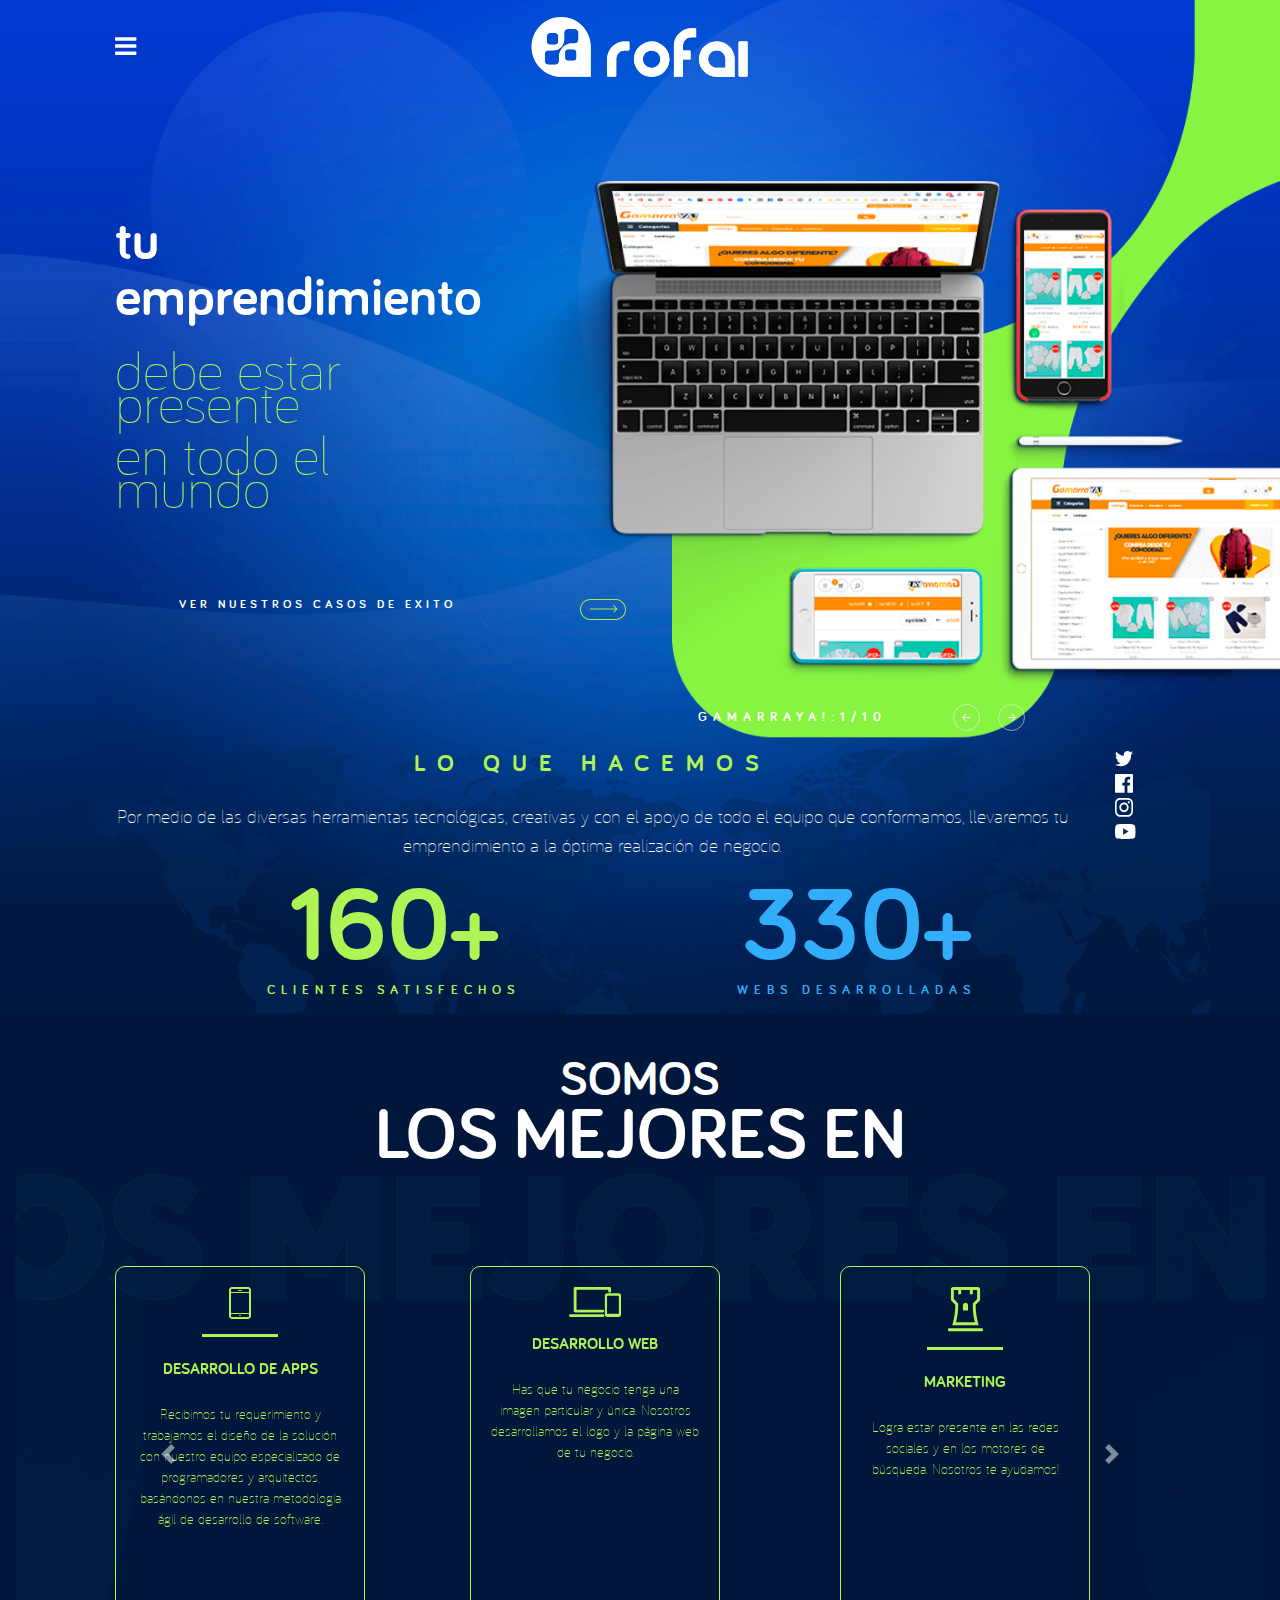
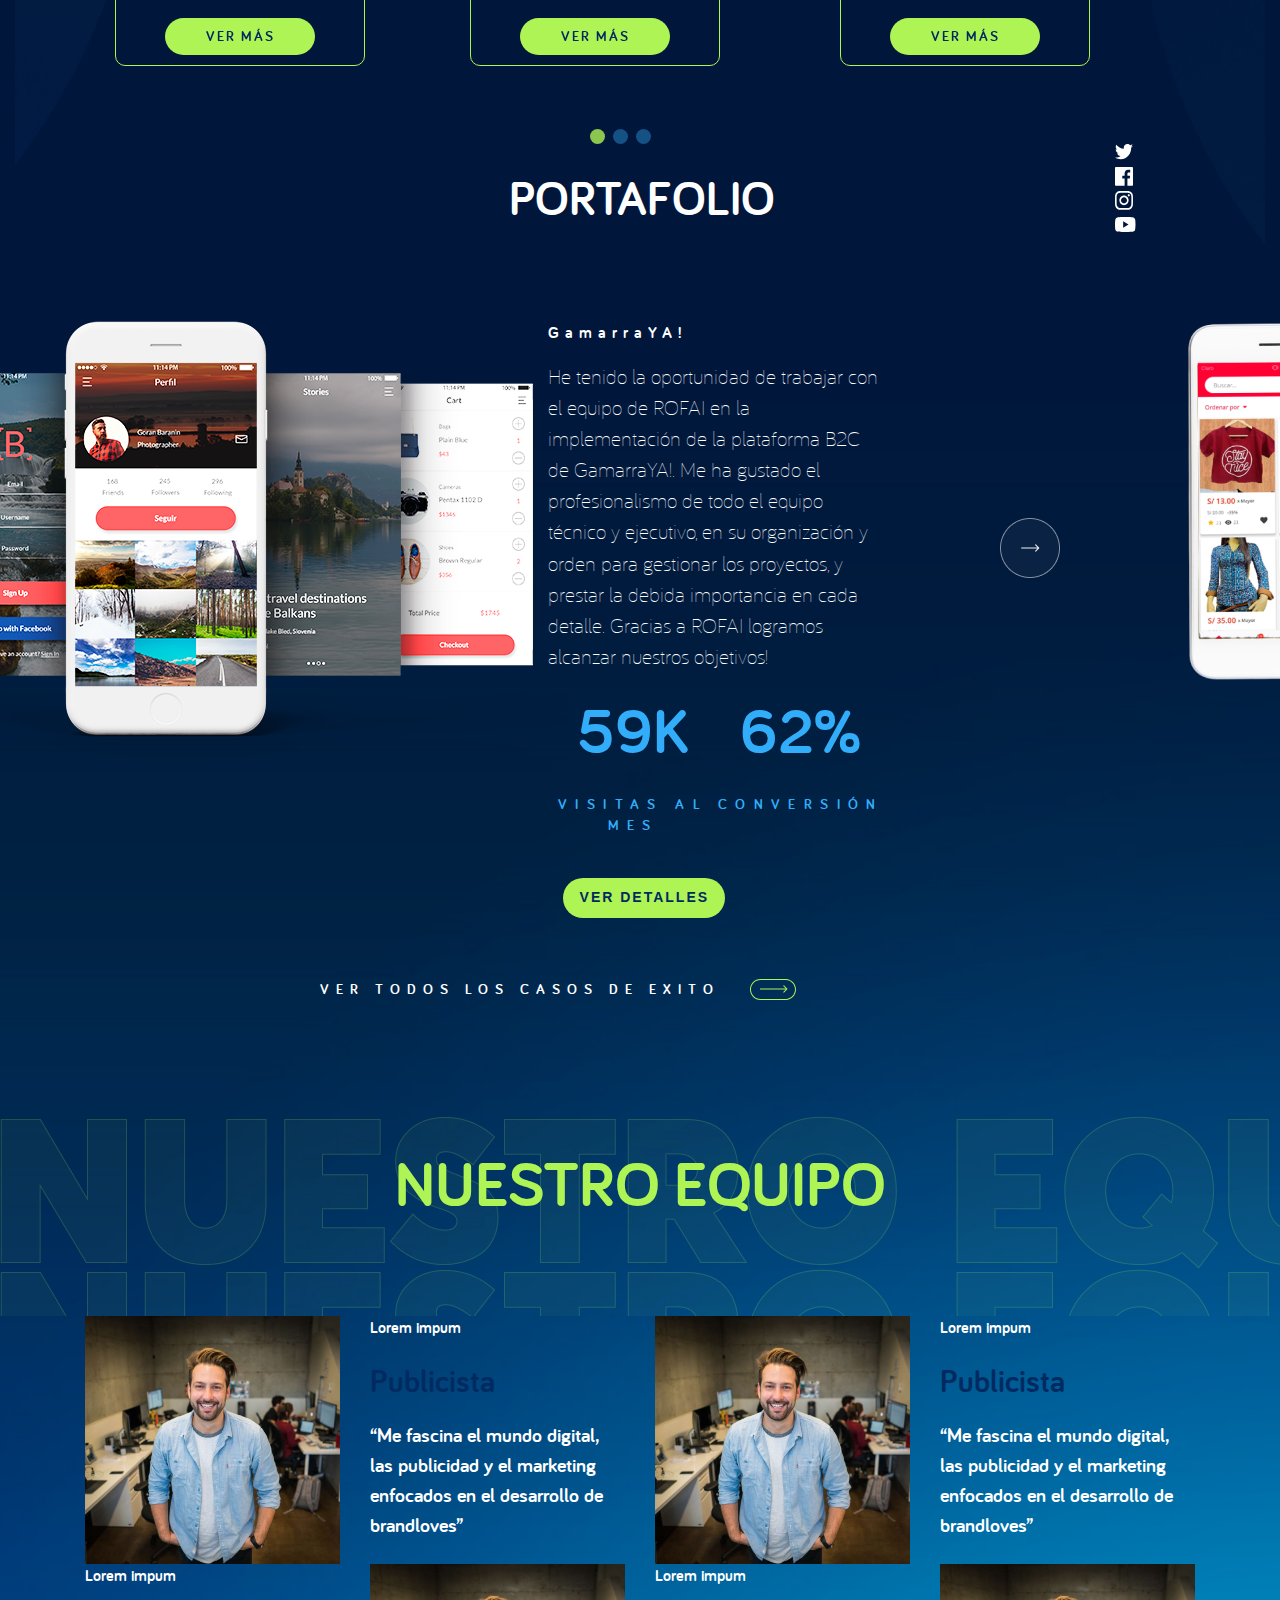
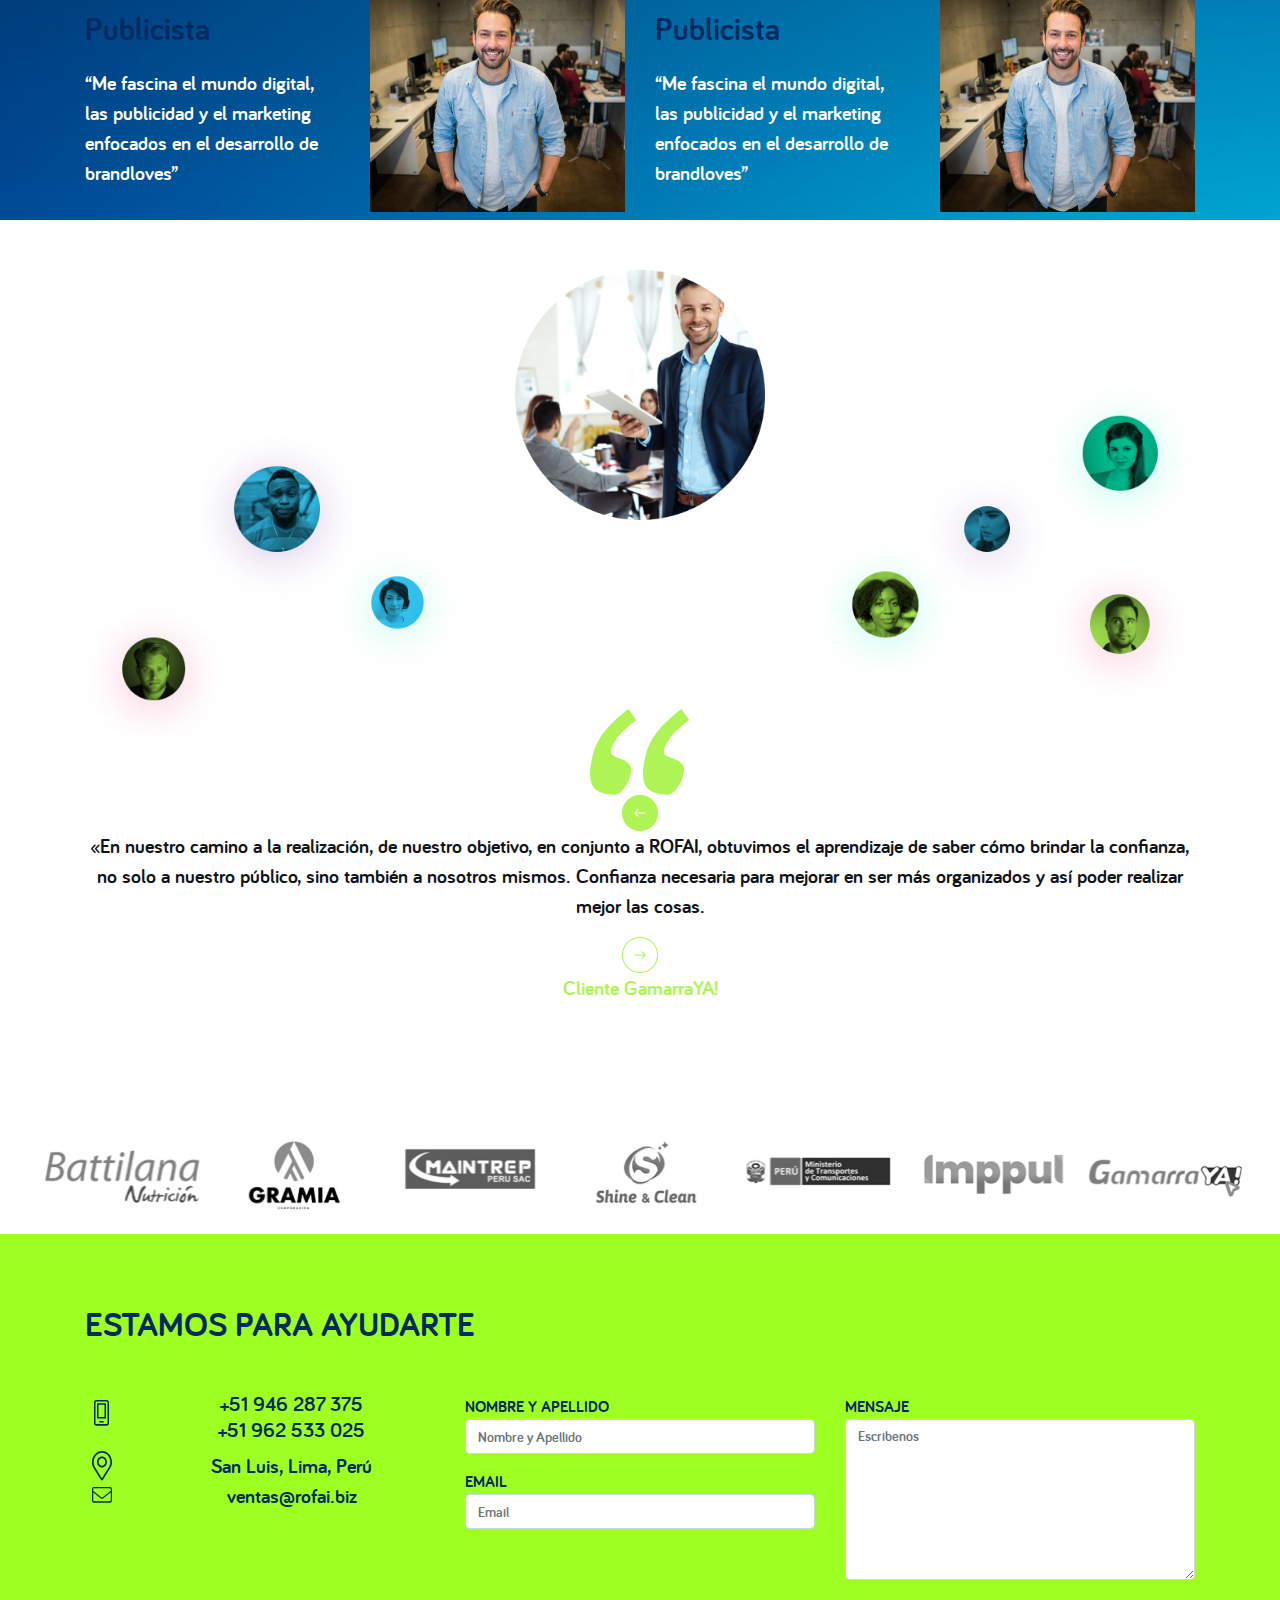
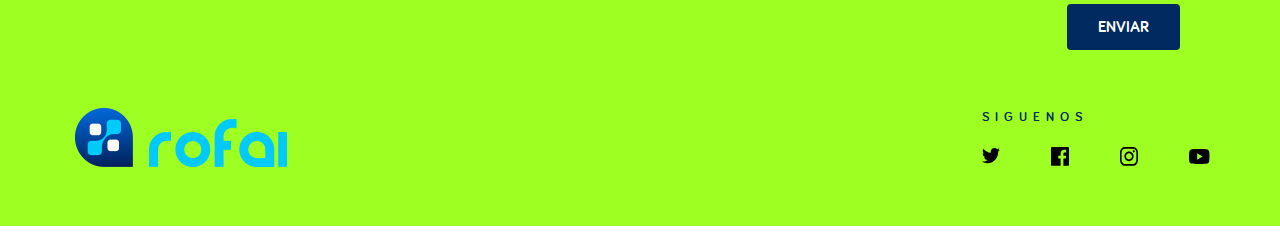
<file: index.html>
<!DOCTYPE html>
<html lang="en">
<head>
  <meta charset="UTF-8">
  <meta name="viewport" content="width=device-width, initial-scale=1.0">
  <title>Rofai</title>
  <!-- <link rel="stylesheet" href="https://stackpath.bootstrapcdn.com/bootstrap/4.5.1/css/bootstrap.min.css" integrity="sha384-VCmXjywReHh4PwowAiWNagnWcLhlEJLA5buUprzK8rxFgeH0kww/aWY76TfkUoSX" crossorigin="anonymous">  <link rel="stylesheet" href="assets/css/home.min.css"> -->
  <link rel="stylesheet" href="assets/css/bootstrap.min.css">
  <link rel="stylesheet" href="assets/css/home.css">
  <link rel="stylesheet" href="https://cdnjs.cloudflare.com/ajax/libs/animate.css/4.0.0/animate.min.css"/>
</head>
<body onscroll="myFunction()" id="myDIV" onclick="closeNav()">
  <div id="mySidenav" class="sidenav text-capitalize" style="z-index: 750;">
    <a style="color: #6b814d;" href="javascript:void(0)" class="closebtn" onclick="closeNav()">×</a>
    <a href="index.html">home</a>
    <a href="assets/desarrollo_web.html">desarrollo web </a>
    <a href="assets/aplicaciones.html">desarrollo de app</a>
    <a href="assets/aplicaciones_web.html">desarrollo de aplicaciones web</a>
    <a href="assets/ecomerce.html#">desarrollo de ecomerce</a>
    <a href="assets/marketing.html">Marketing digital</a>
    <a href="assets/chatbot.html">Chatbot</a>
    <a href="assets/capacitacion_sap.html">capacitacion sap</a>
    <a href="assets/nosotros.html">nosotros</a>
    <a href="assets/contacto.html">contacto</a>
  </div>

  <div class="container-fluid px-0 home">
    <div class="imghome1">
        <div class="container-fluid container-nav nav-top-float div-app-bar"  >
          <div class=" container">
            <div class="col-md-12">
              <div class="container container-encabezado">
                <img class="acordeon" src="assets/imagenes/iconos/iconomenu.svg" alt="" onclick="openNav()">
                <div class="encabezado">
                  <svg width="100px; " height="auto" viewBox="0 0 217 60" fill="none" xmlns="http://www.w3.org/2000/svg">
                    <g clip-path="url(#clip0)">
                    <path class="" d="M56.687 18.1874C55.1561 14.623 53.0312 11.4242 50.3808 8.7281C47.7304 6.03199 44.5773 3.88423 41.0586 2.33054C37.5171 0.776847 33.6557 0 29.5659 0C25.5446 0 21.706 0.776847 18.1188 2.33054C14.5545 3.88423 11.3785 6.03199 8.68241 8.7281C5.96344 11.4242 3.83854 14.6002 2.30769 18.1874C0.776847 21.7746 0 25.7045 0 29.8629C0 33.9299 0.776847 37.837 2.30769 41.4699C3.83854 45.08 5.96344 48.3244 8.68241 51.0434C11.3785 53.7852 14.5545 55.9558 18.1417 57.5095C21.7289 59.0632 25.5674 59.8401 29.5887 59.8401H59.0175V29.8629C58.9947 25.7045 58.2178 21.7746 56.687 18.1874ZM14.9886 19.0327C14.9886 17.342 16.3595 15.9711 18.0503 15.9711H23.6024C25.2932 15.9711 26.6641 17.342 26.6641 19.0327V24.5849C26.6641 26.2757 25.2932 27.6466 23.6024 27.6466H18.0503C16.3595 27.6466 14.9886 26.2757 14.9886 24.5849V19.0327ZM44.8515 40.7616C44.8515 42.4524 43.4806 43.8005 41.8126 43.8005H36.2833C34.5925 43.8005 33.2445 42.4296 33.2445 40.7616V35.2094C33.2445 33.5187 34.6154 32.1706 36.2833 32.1706H41.8126C43.5034 32.1706 44.8515 33.5415 44.8515 35.2094V40.7616ZM46.8621 22.62C46.8621 24.6992 45.1714 26.3899 43.0922 26.3899H40.0076C38.8423 26.3899 37.6999 26.5499 36.5803 26.8926C35.0038 27.3724 32.9931 28.2864 31.4851 30.0229C30.4341 31.2567 29.6344 32.3991 29.0632 33.3816C27.9893 35.2323 27.441 37.3115 27.441 39.4364V44.0746C27.441 46.1767 25.7502 47.8675 23.6481 47.8675H16.7708C14.6687 47.8675 12.9779 46.1767 12.9779 44.0746V37.1744C12.9779 35.0724 14.6687 33.3816 16.7708 33.3816H21.0434C23.5339 33.3816 26.0015 32.6504 28.035 31.1881C28.789 30.6398 29.543 29.9772 30.1828 29.1546C32.1249 26.6413 32.4219 23.7167 32.4676 22.5286V15.7426C32.4676 13.6634 34.1584 11.9726 36.2376 11.9726H43.115C45.1942 11.9726 46.885 13.6634 46.885 15.7426V22.62H46.8621Z" fill="white"/>
                    <path class="logo" d="M86.4812 25.7501C84.3335 26.6641 82.437 27.9436 80.8148 29.543C79.1926 31.1424 77.8902 33.0388 76.9763 35.1637C76.0623 37.2886 75.5825 39.6191 75.5825 42.0868V59.0175C75.5825 59.4744 75.9709 59.8629 76.4279 59.8629H83.8308C84.2878 59.8629 84.6762 59.4744 84.6762 59.0175V42.0868C84.6762 40.8987 84.9047 39.7562 85.3388 38.7052C85.7958 37.6542 86.4127 36.7174 87.2124 35.9405C88.0121 35.1408 88.926 34.5239 89.977 34.067C91.0052 33.6329 92.1476 33.4044 93.3358 33.4044H97.0372C97.4942 33.4044 97.8826 33.0159 97.8826 32.559V25.2246C97.8826 24.7677 97.4942 24.3792 97.0372 24.3792H93.3358C90.9595 24.3564 88.629 24.8134 86.4812 25.7501Z" fill="white"/>
                    <path class="logo" d="M132.726 29.6801C131.104 28.0807 129.208 26.8012 127.083 25.8873C124.958 24.9733 122.627 24.4935 120.16 24.4935C117.738 24.4935 115.43 24.9505 113.282 25.8873C111.135 26.8012 109.238 28.0807 107.639 29.6801C106.039 31.2795 104.76 33.1759 103.846 35.278C102.932 37.4029 102.452 39.7334 102.452 42.2011C102.452 44.623 102.909 46.9307 103.846 49.0785C104.76 51.2262 106.039 53.1226 107.639 54.7449C109.238 56.3671 111.135 57.6695 113.282 58.5834C115.43 59.4973 117.761 59.9772 120.16 59.9772C122.627 59.9772 124.958 59.5202 127.083 58.5834C129.208 57.6695 131.104 56.39 132.726 54.7677C134.349 53.1455 135.651 51.2262 136.565 49.0785C137.479 46.9307 137.959 44.6002 137.959 42.2011C137.959 39.7334 137.502 37.4029 136.565 35.278C135.651 33.1759 134.349 31.2795 132.726 29.6801ZM128.934 42.2011C128.934 43.412 128.705 44.5545 128.248 45.6055C127.791 46.6794 127.174 47.6162 126.374 48.4159C125.598 49.1927 124.638 49.8325 123.564 50.2894C121.439 51.1805 118.857 51.1805 116.732 50.2894C115.659 49.8325 114.722 49.2155 113.922 48.4159C113.145 47.639 112.505 46.6794 112.048 45.6055C111.592 44.5316 111.363 43.3892 111.363 42.2011C111.363 41.013 111.592 39.8705 112.026 38.8424C112.483 37.7913 113.1 36.8545 113.899 36.0777C114.676 35.3008 115.636 34.6611 116.71 34.2041C117.783 33.7472 118.926 33.5187 120.114 33.5187C121.302 33.5187 122.467 33.7472 123.518 34.2041C124.592 34.6611 125.529 35.278 126.329 36.0777C127.128 36.8774 127.745 37.7913 128.202 38.8424C128.705 39.8705 128.934 41.013 128.934 42.2011Z" fill="white"/>
                    <path class="logo" d="M153.405 12.521C151.257 13.4349 149.36 14.7144 147.738 16.3138C146.116 17.9132 144.814 19.8096 143.9 21.9345C142.986 24.0594 142.506 26.39 142.506 28.8576V59.3831C142.506 59.6573 142.712 59.8629 142.986 59.8629H151.051C151.325 59.8629 151.531 59.6573 151.531 59.3831V42.9094C151.531 42.6352 151.737 42.4296 152.011 42.4296H158.66C158.934 42.4296 159.14 42.2239 159.14 41.9497V33.8842C159.14 33.6101 158.934 33.4044 158.66 33.4044H152.011C151.737 33.4044 151.531 33.1988 151.531 32.9246V28.8347C151.531 27.6466 151.759 26.5042 152.194 25.4532C152.651 24.4021 153.267 23.4654 154.067 22.6885C154.867 21.8888 155.804 21.2719 156.878 20.8149C157.951 20.358 159.094 20.1295 160.282 20.1295H164.28C164.555 20.1295 164.76 19.9238 164.76 19.6497V11.607C164.76 11.3328 164.555 11.1272 164.28 11.1272H160.282C157.86 11.1272 155.552 11.5842 153.405 12.521Z" fill="white"/>
                    <path class="logo" d="M198.073 29.5659C196.474 27.9665 194.577 26.687 192.452 25.773C190.305 24.8591 187.974 24.3793 185.506 24.3793C183.084 24.3793 180.777 24.8362 178.606 25.773C176.458 26.687 174.539 27.9665 172.917 29.5659C171.295 31.1653 169.992 33.0617 169.078 35.1866C168.164 37.3115 167.685 39.6649 167.685 42.1325C167.685 44.5544 168.142 46.8621 169.078 49.0327C169.992 51.1805 171.295 53.0998 172.917 54.722C174.539 56.3442 176.458 57.6466 178.606 58.5605C180.754 59.4745 183.084 59.9543 185.506 59.9543H203.26V42.1325C203.26 39.6649 202.803 37.3343 201.866 35.1866C200.952 33.0617 199.672 31.1881 198.073 29.5659ZM185.529 50.9063C184.318 50.9063 183.176 50.6778 182.102 50.2209C181.028 49.7639 180.091 49.147 179.292 48.3473C178.492 47.5704 177.875 46.6108 177.418 45.5369C176.961 44.4631 176.733 43.3206 176.733 42.1097C176.733 40.9215 176.961 39.7791 177.395 38.7281C177.852 37.6771 178.469 36.7403 179.269 35.9406C180.068 35.1409 181.005 34.524 182.079 34.067C183.153 33.61 184.295 33.3816 185.506 33.3816C186.694 33.3816 187.837 33.61 188.888 34.0442C189.939 34.5011 190.876 35.118 191.675 35.9177C192.475 36.7174 193.092 37.6542 193.549 38.7052C194.006 39.7563 194.212 40.8758 194.212 42.0868V50.8606H185.529V50.9063Z" fill="white"/>
                    <path class="logo" d="M207.35 25.6131V58.5834C207.35 59.2689 207.921 59.8401 208.606 59.8401H215.05C215.735 59.8401 216.306 59.2689 216.306 58.5834V25.6131C216.306 24.9277 215.735 24.3564 215.05 24.3564H208.606C207.921 24.3564 207.35 24.9277 207.35 25.6131Z" fill="white"/>
                    </g>
                    <defs>
                    <clipPath id="clip0">
                    <rect width="216.306" height="60" fill="white"/>
                    </clipPath>
                    </defs>
            </svg> 
                    <button style="outline: none;" class="text-uppercase button-contactenos" data-target="#contactenos" data-toggle="modal"  >
                     Contáctenos
                    </button> 
                </div>
              </div>
            </div>
          </div>
        </div>
        <div class="container-fluid container-nav ">
          <div class=" container">
            <div class="col-md-12">
              <div class="container container-encabezado">
                <img class="acordeon" src="assets/imagenes/iconos/iconomenu.svg" alt="" onclick="openNav()">
                <div class="encabezado">
                  <svg width="100px; " height="auto" viewBox="0 0 217 60" fill="none" xmlns="http://www.w3.org/2000/svg">
                    <g clip-path="url(#clip0)">
                    <path class="" d="M56.687 18.1874C55.1561 14.623 53.0312 11.4242 50.3808 8.7281C47.7304 6.03199 44.5773 3.88423 41.0586 2.33054C37.5171 0.776847 33.6557 0 29.5659 0C25.5446 0 21.706 0.776847 18.1188 2.33054C14.5545 3.88423 11.3785 6.03199 8.68241 8.7281C5.96344 11.4242 3.83854 14.6002 2.30769 18.1874C0.776847 21.7746 0 25.7045 0 29.8629C0 33.9299 0.776847 37.837 2.30769 41.4699C3.83854 45.08 5.96344 48.3244 8.68241 51.0434C11.3785 53.7852 14.5545 55.9558 18.1417 57.5095C21.7289 59.0632 25.5674 59.8401 29.5887 59.8401H59.0175V29.8629C58.9947 25.7045 58.2178 21.7746 56.687 18.1874ZM14.9886 19.0327C14.9886 17.342 16.3595 15.9711 18.0503 15.9711H23.6024C25.2932 15.9711 26.6641 17.342 26.6641 19.0327V24.5849C26.6641 26.2757 25.2932 27.6466 23.6024 27.6466H18.0503C16.3595 27.6466 14.9886 26.2757 14.9886 24.5849V19.0327ZM44.8515 40.7616C44.8515 42.4524 43.4806 43.8005 41.8126 43.8005H36.2833C34.5925 43.8005 33.2445 42.4296 33.2445 40.7616V35.2094C33.2445 33.5187 34.6154 32.1706 36.2833 32.1706H41.8126C43.5034 32.1706 44.8515 33.5415 44.8515 35.2094V40.7616ZM46.8621 22.62C46.8621 24.6992 45.1714 26.3899 43.0922 26.3899H40.0076C38.8423 26.3899 37.6999 26.5499 36.5803 26.8926C35.0038 27.3724 32.9931 28.2864 31.4851 30.0229C30.4341 31.2567 29.6344 32.3991 29.0632 33.3816C27.9893 35.2323 27.441 37.3115 27.441 39.4364V44.0746C27.441 46.1767 25.7502 47.8675 23.6481 47.8675H16.7708C14.6687 47.8675 12.9779 46.1767 12.9779 44.0746V37.1744C12.9779 35.0724 14.6687 33.3816 16.7708 33.3816H21.0434C23.5339 33.3816 26.0015 32.6504 28.035 31.1881C28.789 30.6398 29.543 29.9772 30.1828 29.1546C32.1249 26.6413 32.4219 23.7167 32.4676 22.5286V15.7426C32.4676 13.6634 34.1584 11.9726 36.2376 11.9726H43.115C45.1942 11.9726 46.885 13.6634 46.885 15.7426V22.62H46.8621Z" fill="white"/>
                    <path class="logo" d="M86.4812 25.7501C84.3335 26.6641 82.437 27.9436 80.8148 29.543C79.1926 31.1424 77.8902 33.0388 76.9763 35.1637C76.0623 37.2886 75.5825 39.6191 75.5825 42.0868V59.0175C75.5825 59.4744 75.9709 59.8629 76.4279 59.8629H83.8308C84.2878 59.8629 84.6762 59.4744 84.6762 59.0175V42.0868C84.6762 40.8987 84.9047 39.7562 85.3388 38.7052C85.7958 37.6542 86.4127 36.7174 87.2124 35.9405C88.0121 35.1408 88.926 34.5239 89.977 34.067C91.0052 33.6329 92.1476 33.4044 93.3358 33.4044H97.0372C97.4942 33.4044 97.8826 33.0159 97.8826 32.559V25.2246C97.8826 24.7677 97.4942 24.3792 97.0372 24.3792H93.3358C90.9595 24.3564 88.629 24.8134 86.4812 25.7501Z" fill="white"/>
                    <path class="logo" d="M132.726 29.6801C131.104 28.0807 129.208 26.8012 127.083 25.8873C124.958 24.9733 122.627 24.4935 120.16 24.4935C117.738 24.4935 115.43 24.9505 113.282 25.8873C111.135 26.8012 109.238 28.0807 107.639 29.6801C106.039 31.2795 104.76 33.1759 103.846 35.278C102.932 37.4029 102.452 39.7334 102.452 42.2011C102.452 44.623 102.909 46.9307 103.846 49.0785C104.76 51.2262 106.039 53.1226 107.639 54.7449C109.238 56.3671 111.135 57.6695 113.282 58.5834C115.43 59.4973 117.761 59.9772 120.16 59.9772C122.627 59.9772 124.958 59.5202 127.083 58.5834C129.208 57.6695 131.104 56.39 132.726 54.7677C134.349 53.1455 135.651 51.2262 136.565 49.0785C137.479 46.9307 137.959 44.6002 137.959 42.2011C137.959 39.7334 137.502 37.4029 136.565 35.278C135.651 33.1759 134.349 31.2795 132.726 29.6801ZM128.934 42.2011C128.934 43.412 128.705 44.5545 128.248 45.6055C127.791 46.6794 127.174 47.6162 126.374 48.4159C125.598 49.1927 124.638 49.8325 123.564 50.2894C121.439 51.1805 118.857 51.1805 116.732 50.2894C115.659 49.8325 114.722 49.2155 113.922 48.4159C113.145 47.639 112.505 46.6794 112.048 45.6055C111.592 44.5316 111.363 43.3892 111.363 42.2011C111.363 41.013 111.592 39.8705 112.026 38.8424C112.483 37.7913 113.1 36.8545 113.899 36.0777C114.676 35.3008 115.636 34.6611 116.71 34.2041C117.783 33.7472 118.926 33.5187 120.114 33.5187C121.302 33.5187 122.467 33.7472 123.518 34.2041C124.592 34.6611 125.529 35.278 126.329 36.0777C127.128 36.8774 127.745 37.7913 128.202 38.8424C128.705 39.8705 128.934 41.013 128.934 42.2011Z" fill="white"/>
                    <path class="logo" d="M153.405 12.521C151.257 13.4349 149.36 14.7144 147.738 16.3138C146.116 17.9132 144.814 19.8096 143.9 21.9345C142.986 24.0594 142.506 26.39 142.506 28.8576V59.3831C142.506 59.6573 142.712 59.8629 142.986 59.8629H151.051C151.325 59.8629 151.531 59.6573 151.531 59.3831V42.9094C151.531 42.6352 151.737 42.4296 152.011 42.4296H158.66C158.934 42.4296 159.14 42.2239 159.14 41.9497V33.8842C159.14 33.6101 158.934 33.4044 158.66 33.4044H152.011C151.737 33.4044 151.531 33.1988 151.531 32.9246V28.8347C151.531 27.6466 151.759 26.5042 152.194 25.4532C152.651 24.4021 153.267 23.4654 154.067 22.6885C154.867 21.8888 155.804 21.2719 156.878 20.8149C157.951 20.358 159.094 20.1295 160.282 20.1295H164.28C164.555 20.1295 164.76 19.9238 164.76 19.6497V11.607C164.76 11.3328 164.555 11.1272 164.28 11.1272H160.282C157.86 11.1272 155.552 11.5842 153.405 12.521Z" fill="white"/>
                    <path class="logo" d="M198.073 29.5659C196.474 27.9665 194.577 26.687 192.452 25.773C190.305 24.8591 187.974 24.3793 185.506 24.3793C183.084 24.3793 180.777 24.8362 178.606 25.773C176.458 26.687 174.539 27.9665 172.917 29.5659C171.295 31.1653 169.992 33.0617 169.078 35.1866C168.164 37.3115 167.685 39.6649 167.685 42.1325C167.685 44.5544 168.142 46.8621 169.078 49.0327C169.992 51.1805 171.295 53.0998 172.917 54.722C174.539 56.3442 176.458 57.6466 178.606 58.5605C180.754 59.4745 183.084 59.9543 185.506 59.9543H203.26V42.1325C203.26 39.6649 202.803 37.3343 201.866 35.1866C200.952 33.0617 199.672 31.1881 198.073 29.5659ZM185.529 50.9063C184.318 50.9063 183.176 50.6778 182.102 50.2209C181.028 49.7639 180.091 49.147 179.292 48.3473C178.492 47.5704 177.875 46.6108 177.418 45.5369C176.961 44.4631 176.733 43.3206 176.733 42.1097C176.733 40.9215 176.961 39.7791 177.395 38.7281C177.852 37.6771 178.469 36.7403 179.269 35.9406C180.068 35.1409 181.005 34.524 182.079 34.067C183.153 33.61 184.295 33.3816 185.506 33.3816C186.694 33.3816 187.837 33.61 188.888 34.0442C189.939 34.5011 190.876 35.118 191.675 35.9177C192.475 36.7174 193.092 37.6542 193.549 38.7052C194.006 39.7563 194.212 40.8758 194.212 42.0868V50.8606H185.529V50.9063Z" fill="white"/>
                    <path class="logo" d="M207.35 25.6131V58.5834C207.35 59.2689 207.921 59.8401 208.606 59.8401H215.05C215.735 59.8401 216.306 59.2689 216.306 58.5834V25.6131C216.306 24.9277 215.735 24.3564 215.05 24.3564H208.606C207.921 24.3564 207.35 24.9277 207.35 25.6131Z" fill="white"/>
                    </g>
                    <defs>
                    <clipPath id="clip0">
                    <rect width="216.306" height="60" fill="white"/>
                    </clipPath>
                    </defs>
            </svg> 
                    <!-- <button style="outline: none;" class="button-contactenos"  data-target="#contactenos" data-toggle="modal"  >CONTÁCTENOS</button>    -->
                </div>
              </div>
            </div>
          </div>
        </div>
        <div class="container-fluid div-container">
          <div class=" container">
          <div class="row div-row">
                        

            <div class="col-md-5 row section-text-header">
              <div class="sub-section-text-header">
                <p class="p-texto-entretenimiento animation-fade animate__animated animate__bounce">tu emprendimiento</p>


                <p class="p-presente animation-fade animate__animated animate__bounce">debe estar presente</p>
                <p class="p-presente animation-fade animate__animated animate__bounce">en todo el mundo</p>
                <div class="computadora-home1 animation-fade animate__backInRight" style="display: none;">
                  <img src="assets/imagenes/home/homecomputadora.png" alt="">
                </div>

                <div class="div-exitos ">
                  <div class="row ">
                    <div class="col-lg-10 ">
                      <p class="p-exitos">VER NUESTROS CASOS DE EXITO</p>
                    </div>
                    <div class="col-lg-2 ">
                      <a href="">
                        <img class="animation-fade" src="assets/imagenes/iconos/IconExitos.svg" alt="">
                      </a>
                    </div>
                  </div>
                </div>
                <div class="container container-contador1" style="display: none;">
                  <div class="gamarraya-contador">
                    <div class=" text-white gamarra-numerador">
                      <span><img src="assets/imagenes/iconos/LeftArrow.svg" alt=""></span>
                      <p class="p-numerador mx-3 animate__bounceInLeft">GAMARRAYA!:1/10</p>
                      
                      <span><img src="assets/imagenes/iconos/RightArrow.svg" alt=""></span>
                    </div>
        
        
                  </div>
                </div>


              </div>
            </div>


            <div class="col-md-7 computadora-home2 animation-fade animate__backInRight">
              <img src="assets/imagenes/home/homecomputadora.png" alt="">
            </div>

          </div>
        </div>




        <div class="container container-contador2">
          <div class="row gamarraya-contador">
            <div class="col-md-8"></div>
            <div class="col-md-4 text-white gamarra-numerador">
              <p class="p-numerador animate__bounceInLeft">GAMARRAYA!:1/10</p>
              <span class="icon-lefth"><img src="assets/imagenes/iconos/LeftArrow.svg" alt=""></span>
              <span><img src="assets/imagenes/iconos/RightArrow.svg" alt=""></span>
            </div>


          </div>
        </div>
        <div class="container ">
          <div class="row seccion-hacemos">
            <div class="col-md-11">
              <p class="p-hacemos animate__flipInY">LO QUE HACEMOS</p>
              <p class="col-md-12 p-texto-hacemos animate__flipInY">Por medio de las diversas herramientas tecnológicas, creativas y con
                el
                apoyo de todo el equipo que conformamos, llevaremos tu emprendimiento a la óptima realización de
                negocio.
              </p>
            </div>
            <div style="width: 20px;" class="iconos-redes">
              <span><a target="_blank" href="https://www.facebook.com/rofai.biz/"><img src="assets/imagenes/iconos/icon-twitter.svg" alt=""></a></span>
              <span><a target="_blank" href="https://www.facebook.com/rofai.biz/"><img src="assets/imagenes/iconos/icon-facebook.svg" alt=""></a></span>
              <span><a target="_blank" href="https://www.instagram.com/consultoriarofai/"><img src="assets/imagenes/iconos/icon-instagram.svg" alt=""></a></span>
              <span><a target="_blank" href="https://www.youtube.com/channel/UCR0EUPT6npUelnhu7nHvmQA"><img src="assets/imagenes/iconos/icon-youtube.svg" alt=""></a></span>
            </div>
            <div class="row col-md-12 div-numero-clientes">
              <div class="col-md-5 col-sm-6 color-div-clientes">
                <p class="p-numero-clientes">160+</p>
                <p class="p-texto-cliente">CLIENTES SATISFECHOS</p>
              </div>
              <div class="col-md-5 col-sm-6 color-div-web">
                <p class="p-numero-web">330+</p>
                <p class="p-texto-web">WEBS DESARROLLADAS</p>
              </div>
            </div>
          </div>
        </div>
    </div>
    </div>
    <div class="imghome2 container-fluid">
      <div class="backgroundimagelosmejores">
        <div class="backgroundimageelipseleft">
          <div class="backgroundimageelipserigth">
            <div class="container">
              <div class=" row justify-content-center">
                <div class=" col-sm-12 mb-5">
                  <div class="mejores">
                    <div></div>
                    <p class="p-text-somos">SOMOS</p>
                    <p class="p-text-mejores">LOS MEJORES EN</p>
                  </div>
                </div>
                <div class=" col-lg-12 mt-4 mb-5">
                  <!-- este es el carousel eliminado -->
                                        <!--  <div class="container "  >
                                    <div id="carouselExampleIndicators" class="carousel slide" data-ride="carousel">
                                      <ol class="carousel-indicators">
                                        <a class="carousel-control-prev" href="#carouselExampleIndicators" role="button" data-slide="prev">
                                          <span>
                                            <img src="assets/imagenes/iconos/LeftArrow.svg" alt="">
                                          </span>
                                        </a>
                                        <li data-target="#carouselExampleIndicators" data-slide-to="0" class="active"></li>
                                        <li data-target="#carouselExampleIndicators" data-slide-to="1"></li>
                                        <a class="carousel-control-next" href="#carouselExampleIndicators" role="button" data-slide="next">
                                          <span >
                                            <img src="assets/imagenes/iconos/RightArrow.svg" alt="">
                                          </span>
                                        </a>
                                      </ol>
                                      <div class="carousel-inner">
                                        <div class="carousel-item active">
                                          <div class="row">
                                            <div class="col-md-12">
                                              <div class="card">
                                                <div class="card-body">
                                                  <div class="card-title logo-card">
                                                    <img src="assets/imagenes/iconos/phone.svg" alt="">
                                                  </div>
                                                  <div class="card-title div-guion">
                                                    <div class="dibujo-guion"></div>
                                                  </div>
                                                  <div class="card-title nombre-curso">DESARROLLO DE APPS</div>
                                                  <p class="card-text texto-curso">Recibimos tu requerimiento y trabajamos el diseño de la solución con nuestro equipo especializado de programadores y arquitectos, basándonos en nuestra metodología ágil de desarrollo de software.</p>
                                                </div>
                                                <div style="position: absolute; bottom: 10px;" class=" col-sm-12">
                                                  <button class="ver-mas-card">VER MÁS</button>
                                                </div>
                                              </div>
                                            </div>
                                          </div>
                                        </div>
                                        <div class="carousel-item">
                                          <div class="row">
                                            <div class="col-md-12">
                                              <div class="card">
                                                <div class="card-body">
                                                  <div class="card-title logo-card">
                                                    <img src="assets/imagenes/iconos/computadora.svg" alt="">
                                                  </div>
                                                  <div class="card-title nombre-curso">DESARROLLO WEB</div>
                                                  <p class="card-text texto-curso">Has que tu negocio tenga una imagen particular y única. Nosotros desarrollamos el logo y la página web de tu negocio.</p>
                                                </div>
                                                <div style="position: absolute; bottom: 10px;" class=" col-sm-12">
                                                  <button class="ver-mas-card">VER MÁS</button>
                                                </div>
                                              </div>
                                            </div>
                                          </div>
                                        </div>
                                        <div class="carousel-item">
                                          <div class="row">
                                            <div class="col-md-12">
                                              <div class="card">
                                                <div class="card-body">
                                                  <div class="card-title logo-card">
                                                    <img src="assets/imagenes/iconos/cursosap.svg" alt="">
                                                  </div>
                                                  <div class="card-title div-guion">
                                                    <div class="dibujo-guion"></div>
                                                  </div>
                                                  <div class="card-title nombre-curso">MARKETING</div>
                                                  <p class="card-text texto-curso">Logra estar presente en las redes sociales y en los motores
                                                    de búsqueda. Nosotros te ayudamos!</p>
                                                </div>
                                                <div style="position: absolute; bottom: 10px;" class=" col-sm-12">
                                                  <button class="ver-mas-card">VER MÁS</button>
                                                </div>
                                              </div>
                                            </div>
                                          </div>
                                        </div>
                                        <div class="carousel-item">
                                          <div class="row">
                                            <div class="col-md-12">
                                              <div class="card">
                                                <div class="card-body">
                                                  <div class="card-title logo-card">
                                                    <img src="assets/imagenes/iconos/cursosap.svg" alt="">
                                                  </div>
                                                  <div class="card-title div-guion">
                                                    <div class="dibujo-guion"></div>
                                                  </div>
                                                  <div class="card-title nombre-curso">INTELIGENCIA ARTIFICIAL</div>
                                                  <p class="card-text texto-curso">Convierte tus visitas en contacto atendiendo 24x7. Desarrollamos tu chatbot para que puedas hacerlo realidad!</p>
                                                </div>
                                                <div style="position: absolute; bottom: 10px;" class=" col-sm-12">
                                                  <button class="ver-mas-card">VER MÁS</button>
                                                </div>
                                              </div>
                                            </div>
                                          </div>
                                        </div>
                                        <div class="carousel-item ">
                                          <div class="row">
                                            <div class="col-md-12">
                                              <div class="card">
                                                <div class="card-body">
                                                  <div class="card-title logo-card">
                                                    <img src="assets/imagenes/iconos/cursosap.svg" alt="">
                                                  </div>
                                                  <div class="card-title div-guion">
                                                    <div class="dibujo-guion"></div>
                                                  </div>
                                                  <div class="card-title nombre-curso">CURSOS SAP</div>
                                                  <p class="card-text texto-curso">¡Aprende ERP SAP desde cero hasta obtener un alto perfil profesional con nuestros cursos modulares. Recibe una alta especialización con los mejores instructores SAP!</p>
                                                </div>
                                                <div style="position: absolute; bottom: 10px;" class=" col-sm-12">
                                                  <button class="ver-mas-card">VER MÁS</button>
                                                </div>
                                              </div>
                                            </div>
                                          </div>
                                        </div>
                                        <div class="carousel-item ">
                                          <div class="row">
                                            <div class="col-md-12">
                                              <div class="card">
                                                <div class="card-body">
                                                  <div class="card-title logo-card">
                                                    <img src="assets/imagenes/iconos/cursosap.svg" alt="">
                                                  </div>
                                                  <div class="card-title div-guion">
                                                    <div class="dibujo-guion"></div>
                                                  </div>
                                                  <div class="card-title nombre-curso">SISTEMA DE VENTAS</div>
                                                  <p class="card-text texto-curso">¡Si tienes un control de ventas adecuado, el trabajo se facilita y la labor de ventas se hace más fácil, lo cual puede dar como resultado clientes satisfechos!</p>
                                                </div>
                                                <div style="position: absolute; bottom: 10px;" class=" col-sm-12">
                                                  <button class="ver-mas-card">VER MÁS</button>
                                                </div>
                                              </div>
                                            </div>
                                          </div>
                                        </div>
                                        <div class="carousel-item ">
                                          <div class="row">
                                            <div class="col-md-12">
                                              <div class="card">
                                                <div class="card-body">
                                                  <div class="card-title logo-card">
                                                    <img src="assets/imagenes/iconos/cursosap.svg" alt="">
                                                  </div>
                                                  <div class="card-title div-guion">
                                                    <div class="dibujo-guion"></div>
                                                  </div>
                                                  <div class="card-title nombre-curso">TIENDAS VIRTUALES</div>
                                                  <p class="card-text texto-curso">Vende las 24 horas, desde cualquier parte del mundo. Creamos y desarrollamos tu tienda virtual hecho a medida, además te asesoramos en base a todo nuestro conocimiento y experiencia en proyectos de Comercio Electrónico</p>
                                                </div>
                                                <div style="position: absolute; bottom: 10px;" class=" col-sm-12">
                                                  <button class="ver-mas-card">VER MÁS</button>
                                                </div>
                                              </div>
                                            </div>
                                          </div>
                                        </div>        
                                      </div>
                                    </div>
                                  </div>
                                   <div class="container card-scroll "  >
                                    <div id="carouselExampleIndicators1" class="carousel slide" data-ride="carousel">
                                      <ol class="carousel-indicators">
                                        <a class="carousel-control-prev" href="#carouselExampleIndicators1" role="button" data-slide="prev">
                                          <span>
                                            <img src="assets/imagenes/iconos/LeftArrow.svg" alt="">
                                          </span>
                                        </a>
                                        <li data-target="#carouselExampleIndicators1" data-slide-to="0" class="active"></li>
                                        <li data-target="#carouselExampleIndicators1" data-slide-to="1"></li>
                                        <li data-target="#carouselExampleIndicators1" data-slide-to="2"></li>
                                        <a class="carousel-control-next" href="#carouselExampleIndicators1" role="button" data-slide="next">
                                          <span>
                                            <img src="assets/imagenes/iconos/RightArrow.svg" alt="">
                                          </span>
                                        </a>
                                      </ol>
                                      <div class="carousel-inner">
                                        <div class="carousel-item active">
                                          <div class="row">
                                            <div class="col-md-4">
                                              <div class="card">
                                                <div class="card-body">
                                                  <div class="card-title logo-card">
                                                    <img src="assets/imagenes/iconos/phone.svg" alt="">
                                                  </div>
                                                  <div class="card-title div-guion">
                                                    <div class="dibujo-guion"></div>
                                                  </div>
                                                  <div class="card-title nombre-curso">DESARROLLO DE APPS</div>
                                                  <p class="card-text texto-curso">Recibimos tu requerimiento y trabajamos el diseño de la solución con nuestro equipo especializado de programadores y arquitectos, basándonos en nuestra metodología ágil de desarrollo de software.</p>
                                                </div>
                                                <div style="position: absolute; bottom: 10px;" class=" col-sm-12">
                                                  <button class="ver-mas-card">VER MÁS</button>
                                                </div>
                                              </div>
                                            </div>
                                            <div class="col-md-4">
                                              <div class="card">
                                                <div class="card-body">
                                                  <div class="card-title logo-card">
                                                    <img src="assets/imagenes/iconos/computadora.svg" alt="">
                                                  </div>
                                                  <div class="card-title div-guion">
                                                    <div class="dibujo-guion"></div>
                                                  </div>
                                                  <div class="card-title nombre-curso">DESARROLLO WEB</div>
                                                  <p class="card-text texto-curso">Has que tu negocio tenga una imagen particular y única. Nosotros desarrollamos el logo y la página web de tu negocio.</p>
                                                </div>
                                                <div style="position: absolute; bottom: 10px;" class=" col-sm-12">
                                                  <button class="ver-mas-card">VER MÁS</button>
                                                </div>
                                              </div>
                                            </div>
                                            <div class="col-md-4">
                                              <div class="card">
                                                <div class="card-body">
                                                  <div class="card-title logo-card">
                                                    <img src="assets/imagenes/iconos/cursosap.svg" alt="">
                                                  </div>
                                                  <div class="card-title div-guion">
                                                    <div class="dibujo-guion"></div>
                                                  </div>
                                                  <div class="card-title nombre-curso">MARKETING</div>
                                                  <p class="card-text texto-curso">Logra estar presente en las redes sociales y en los motores de búsqueda. Nosotros te ayudamos!</p>
                                                </div>
                                                <div style="position: absolute; bottom: 10px;" class=" col-sm-12">
                                                  <button class="ver-mas-card">VER MÁS</button>
                                                </div>
                                              </div>
                                            </div>
                                          </div>
                                        </div>
                                        <div class="carousel-item">
                                          <div class="row">
                                            <div class="col-md-4">
                                              <div class="card">
                                                <div class="card-body">
                                                  <div class="card-title logo-card">
                                                    <img src="assets/imagenes/iconos/cursosap.svg" alt="">
                                                  </div>
                                                  <div class="card-title div-guion">
                                                    <div class="dibujo-guion"></div>
                                                  </div>
                                                  <div class="card-title nombre-curso">INTELIGENCIA ARTIFICIAL</div>
                                                  <p class="card-text texto-curso">Convierte tus visitas en contacto atendiendo 24x7. Desarrollamos tu chatbot para que puedas hacerlo realidad!</p>
                                                </div>
                                                <div style="position: absolute; bottom: 10px;" class=" col-sm-12">
                                                  <button class="ver-mas-card">VER MÁS</button>
                                                </div>
                                              </div>
                                            </div>
                                            <div class="col-md-4">
                                              <div class="card">
                                                <div class="card-body">
                                                  <div class="card-title logo-card">
                                                    <img src="assets/imagenes/iconos/computadora.svg" alt="">
                                                  </div>
                                                  <div class="card-title div-guion">
                                                    <div class="dibujo-guion"></div>
                                                  </div>
                                                  <div class="card-title nombre-curso">CURSOS SAP</div>
                                                  <p class="card-text texto-curso">¡Aprende ERP SAP desde cero hasta obtener un alto perfil profesional con nuestros cursos modulares. Recibe una alta especialización con los mejores instructores SAP!</p>
                                                </div>
                                                <div style="position: absolute; bottom: 10px;" class=" col-sm-12">
                                                  <button class="ver-mas-card">VER MÁS</button>
                                                </div>
                                              </div>
                                            </div>
                                            <div class="col-md-4">
                                              <div class="card">
                                                <div class="card-body">
                                                  <div class="card-title logo-card">
                                                    <img src="assets/imagenes/iconos/cursosap.svg" alt="">
                                                  </div>
                                                  <div class="card-title div-guion">
                                                    <div class="dibujo-guion"></div>
                                                  </div>
                                                  <div class="card-title nombre-curso">SISTEMA DE VENTAS</div>
                                                  <p class="card-text texto-curso">¡Si tienes un control de ventas adecuado, el trabajo se facilita y la labor de ventas se hace más fácil, lo cual puede dar como resultado clientes satisfechos!</p>
                                                </div>
                                                <div style="position: absolute; bottom: 10px;" class=" col-sm-12">
                                                  <button class="ver-mas-card">VER MÁS</button>
                                                </div>
                                              </div>
                                            </div>
                                          </div>
                                        </div>
                                        <div class="carousel-item">
                                          <div class="row">
                                            <div class="col-md-4">
                                              <div class="card">
                                                <div class="card-body">
                                                  <div class="card-title logo-card">
                                                    <img src="assets/imagenes/iconos/cursosap.svg" alt="">
                                                  </div>
                                                  <div class="card-title div-guion">
                                                    <div class="dibujo-guion"></div>
                                                  </div>
                                                  <div class="card-title nombre-curso">TIENDAS VIRTUALES</div>
                                                  <p class="card-text texto-curso">Vende las 24 horas, desde cualquier parte del mundo. Creamos y desarrollamos tu tienda virtual hecho a medida, además te asesoramos en base a todo nuestro conocimiento y experiencia en proyectos de Comercio Electrónico</p>
                                                </div>
                                                  <div style="position: absolute; bottom: 10px;" class=" col-sm-12">
                                                    <button class="ver-mas-card">VER MÁS</button>
                                                  </div>
                                              </div>
                                            </div>
                                          </div>
                                        </div>
                                      </div>
                                    </div>
                                  </div> -->
                 
                <div id="mi-carousel-maximo" class="carousel slide maximo" data-ride="carousel">
                  <ol class="carousel-indicators">
                    <li class="active" data-target="#my-carousel" data-slide-to="0" aria-current="location"></li>
                    <li data-target="#my-carousel" data-slide-to="1"></li>
                    <li data-target="#my-carousel" data-slide-to="2"></li>
                  </ol>
                  <div class="carousel-inner">
                    <div class="carousel-item active pt-5 pb-4">
                      <div class=" container">
                        <div class="row justify-content-center">
                          <div class="col-sm-4">
                            <div class="col-sm-12">
                              <div class="card tarjeta">
                                <div class="card-body">
                                  <div class="card-title logo-card">
                                    <img src="assets/imagenes/iconos/phone.svg" alt="">
                                  </div>
                                  <div class="card-title div-guion">
                                    <div class="dibujo-guion"></div>
                                  </div>
                                  <div class="card-title nombre-curso">DESARROLLO DE APPS</div>
                                  <p class="card-text texto-curso">Recibimos tu requerimiento y trabajamos el diseño de la solución con nuestro equipo especializado de programadores y arquitectos, basándonos en nuestra metodología ágil de desarrollo de software.</p>
                                </div>
                                <div style="position: absolute; bottom: 10px;" class=" col-sm-12">
                                  <button class="ver-mas-card">VER MÁS</button>
                                </div>
                              </div>
                            </div>
                          </div>
                          <div class="col-sm-4">
                            <div class="card tarjeta">
                              <div class="card-body">
                                <div class="card-title logo-card">
                                  <img src="assets/imagenes/iconos/computadora.svg" alt="">
                                </div>
                                <div class="card-title nombre-curso">DESARROLLO WEB</div>
                                <p class="card-text texto-curso">Has que tu negocio tenga una imagen particular y única. Nosotros desarrollamos el logo y la página web de tu negocio.</p>
                              </div>
                              <div style="position: absolute; bottom: 10px;" class=" col-sm-12">
                                <button class="ver-mas-card">VER MÁS</button>
                              </div>
                            </div>
                          </div>
                          <div class="col-sm-4">
                            <div class="card tarjeta">
                              <div class="card-body">
                                <div class="card-title logo-card">
                                  <img src="assets/imagenes/iconos/cursosap.svg" alt="">
                                </div>
                                <div class="card-title div-guion">
                                  <div class="dibujo-guion"></div>
                                </div>
                                <div class="card-title nombre-curso">MARKETING</div>
                                <p class="card-text texto-curso">Logra estar presente en las redes sociales y en los motores de búsqueda. Nosotros te ayudamos!</p>
                              </div>
                              <div style="position: absolute; bottom: 10px;" class=" col-sm-12">
                                <button class="ver-mas-card">VER MÁS</button>
                              </div>
                            </div>
                          </div>
                          </div>
                        </div>
                      </div>
                    
                    <div class="carousel-item pt-5 pb-4">
                      <div class=" container-lg">
                        <div class="row">
                          <div class="col-sm-4">
                            <div class="col-sm-12">
                              <div class="card tarjeta">
                                <div class="card-body">
                                  <div class="card-title logo-card">
                                    <img src="assets/imagenes/iconos/cursosap.svg" alt="">
                                  </div>
                                  <div class="card-title div-guion">
                                    <div class="dibujo-guion"></div>
                                  </div>
                                  <div class="card-title nombre-curso">INTELIGENCIA ARTIFICIAL</div>
                                  <p class="card-text texto-curso">Convierte tus visitas en contacto atendiendo 24x7. Desarrollamos tu chatbot para que puedas hacerlo realidad!</p>
                                </div>
                                <div style="position: absolute; bottom: 10px;" class=" col-sm-12">
                                  <button class="ver-mas-card">VER MÁS</button>
                                </div>
                              </div>
                            </div>
                          </div>
                          <div class="col-sm-4">
                            <div class="card tarjeta">
                              <div class="card-body">
                                <div class="card-title logo-card">
                                  <img src="assets/imagenes/iconos/computadora.svg" alt="">
                                </div>
                                <div class="card-title div-guion">
                                  <div class="dibujo-guion"></div>
                                </div>
                                <div class="card-title nombre-curso">CURSOS SAP</div>
                                <p class="card-text texto-curso">¡Aprende ERP SAP desde cero hasta obtener un alto perfil profesional con nuestros cursos modulares. Recibe una alta especialización con los mejores instructores SAP!</p>
                              </div>
                              <div style="position: absolute; bottom: 10px;" class=" col-sm-12">
                                <button class="ver-mas-card">VER MÁS</button>
                              </div>
                            </div>
                          </div>
                          <div class="col-sm-4">
                            <div class="card tarjeta">
                              <div class="card-body">
                                <div class="card-title logo-card">
                                  <img src="assets/imagenes/iconos/cursosap.svg" alt="">
                                </div>
                                <div class="card-title div-guion">
                                  <div class="dibujo-guion"></div>
                                </div>
                                <div class="card-title nombre-curso">SISTEMA DE VENTAS</div>
                                <p class="card-text texto-curso">¡Si tienes un control de ventas adecuado, el trabajo se facilita y la labor de ventas se hace más fácil, lo cual puede dar como resultado clientes satisfechos!</p>
                              </div>
                              <div style="position: absolute; bottom: 10px;" class=" col-sm-12">
                                <button class="ver-mas-card">VER MÁS</button>
                              </div>
                            </div>
                          </div>
                          </div>
                        </div>
                      </div>
                    <div class="carousel-item pt-5 pb-4">
                      <div class=" container-lg">
                        <div class="row">
                          <div class="col-sm-4">
                            <div class="col-sm-12">
                              <div class="card tarjeta">
                                <div class="card-body">
                                  <div class="card-title logo-card">
                                    <img src="assets/imagenes/iconos/cursosap.svg" alt="">
                                  </div>
                                  <div class="card-title div-guion">
                                    <div class="dibujo-guion"></div>
                                  </div>
                                  <div class="card-title nombre-curso">TIENDAS VIRTUALES</div>
                                  <p class="card-text texto-curso">Vende las 24 horas, desde cualquier parte del mundo. Creamos y desarrollamos tu tienda virtual hecho a medida, además te asesoramos en base a todo nuestro conocimiento y experiencia en proyectos de Comercio Electrónico</p>
                                </div>
                                  <div style="position: absolute; bottom: 10px;" class=" col-sm-12">
                                    <button class="ver-mas-card">VER MÁS</button>
                                  </div>
                              </div>
                            </div>
                          </div>
                          <div class="col-sm-4">
                            <div class="card tarjeta">
                              <div class="card-body">
                                <div class="card-title logo-card">
                                  <img src="assets/imagenes/iconos/phone.svg" alt="">
                                </div>
                                <div class="card-title div-guion">
                                  <div class="dibujo-guion"></div>
                                </div>
                                <div class="card-title nombre-curso">DESARROLLO DE APPS</div>
                                <p class="card-text texto-curso">Recibimos tu requerimiento y trabajamos el diseño de la solución con nuestro equipo especializado de programadores y arquitectos, basándonos en nuestra metodología ágil de desarrollo de software.</p>
                              </div>
                              <div style="position: absolute; bottom: 10px;" class=" col-sm-12">
                                <button class="ver-mas-card">VER MÁS</button>
                              </div>
                            </div>
                          </div>
                          <div class="col-sm-4">
                            <div class="card tarjeta">
                              <div class="card-body">
                                <div class="card-title logo-card">
                                  <img src="assets/imagenes/iconos/phone.svg" alt="">
                                </div>
                                <div class="card-title div-guion">
                                  <div class="dibujo-guion"></div>
                                </div>
                                <div class="card-title nombre-curso">DESARROLLO DE APPS</div>
                                <p class="card-text texto-curso">Recibimos tu requerimiento y trabajamos el diseño de la solución con nuestro equipo especializado de programadores y arquitectos, basándonos en nuestra metodología ágil de desarrollo de software.</p>
                              </div>
                              <div style="position: absolute; bottom: 10px;" class=" col-sm-12">
                                <button class="ver-mas-card">VER MÁS</button>
                              </div>
                            </div>
                          </div>
                          </div>
                        </div>
                      </div>
                  </div>
                  <a class="carousel-control-prev " href="#mi-carousel-maximo" data-slide="prev" role="button">
                    <span class="carousel-control-prev-icon" aria-hidden="true"></span>
                    <span class="sr-only">Anterior</span>
                  </a>
                  <a class="carousel-control-next " href="#mi-carousel-maximo" data-slide="next" role="button">
                    <span class="carousel-control-next-icon" aria-hidden="true"></span>
                    <span class="sr-only">Siguiente</span>
                  </a>
                </div>
                <div id="mi-carousel-minimo" class="carousel slide minimo" data-ride="carousel">
                  <ol class="carousel-indicators">
                    <li class="active" data-target="#my-carousel" data-slide-to="0" aria-current="location"></li>
                    <li data-target="#my-carousel" data-slide-to="1"></li>
                    <li data-target="#my-carousel" data-slide-to="2"></li>
                    <li data-target="#my-carousel" data-slide-to="3"></li>
                    <li data-target="#my-carousel" data-slide-to="4"></li>
                    <li data-target="#my-carousel" data-slide-to="5"></li>
                    <li data-target="#my-carousel" data-slide-to="6"></li>
                    <li data-target="#my-carousel" data-slide-to="7"></li>
                    <li data-target="#my-carousel" data-slide-to="8"></li>
                  </ol>
                  <div class="carousel-inner">                    
                    <div class="carousel-item active pt-5 pb-4">
                      <div class="container-lg">
                        <div class="row justify-content-center">
                          <div class=" col-sm-4">
                          <div class="col-sm-12">
                              <div class="card tarjeta">
                                <div class="card-body">
                                  <div class="card-title logo-card">
                                    <img src="assets/imagenes/iconos/phone.svg" alt="">
                                  </div>
                                  <div class="card-title div-guion">
                                    <div class="dibujo-guion"></div>
                                  </div>
                                  <div class="card-title nombre-curso">s DE APPS</div>
                                  <p class="card-text texto-curso">Recibimos tu requerimiento y trabajamos el diseño de la solución con nuestro equipo especializado de programadores y arquitectos, basándonos en nuestra metodología ágil de desarrollo de software.</p>
                                </div>
                                <div style="position: absolute; bottom: 10px;" class=" col-sm-12">
                                  <button class="ver-mas-card">VER MÁS</button>
                                </div>
                              </div>
                          </div>
                        </div>
                          </div>
                        </div>
                    </div>
                    <div class="carousel-item pt-5 pb-4">
                      <div class=" container-lg">
                        <div class="row justify-content-center ">
                          <div class="col-sm-4">
                            <div class="col-sm-12">
                              <div class="card tarjeta">
                                <div class="card-body">
                                  <div class="card-title logo-card">
                                    <img src="assets/imagenes/iconos/phone.svg" alt="">
                                  </div>
                                  <div class="card-title div-guion">
                                    <div class="dibujo-guion"></div>
                                  </div>
                                  <div class="card-title nombre-curso">DESARROLLO DE APPS</div>
                                  <p class="card-text texto-curso">Recibimos tu requerimiento y trabajamos el diseño de la solución con nuestro equipo especializado de programadores y arquitectos, basándonos en nuestra metodología ágil de desarrollo de software.</p>
                                </div>
                                <div style="position: absolute; bottom: 10px;" class=" col-sm-12">
                                  <button class="ver-mas-card">VER MÁS</button>
                                </div>
                              </div>
                            </div>
                          </div>
                          </div>
                        </div>
                    </div>
                    <div class="carousel-item pt-5 pb-4">
                      <div class=" container-lg">
                        <div class="row justify-content-center ">
                          <div class="col-sm-4">
                            <div class="col-sm-12">
                              <div class="card tarjeta">
                                <div class="card-body">
                                  <div class="card-title logo-card">
                                    <img src="assets/imagenes/iconos/phone.svg" alt="">
                                  </div>
                                  <div class="card-title div-guion">
                                    <div class="dibujo-guion"></div>
                                  </div>
                                  <div class="card-title nombre-curso">DESARROLLO DE APPS</div>
                                  <p class="card-text texto-curso">Recibimos tu requerimiento y trabajamos el diseño de la solución con nuestro equipo especializado de programadores y arquitectos, basándonos en nuestra metodología ágil de desarrollo de software.</p>
                                </div>
                                <div style="position: absolute; bottom: 10px;" class=" col-sm-12">
                                  <button class="ver-mas-card">VER MÁS</button>
                                </div>
                              </div>
                            </div>
                          </div>
                          </div>
                        </div>
                    </div>
                    <div class="carousel-item pt-5 pb-4">
                      <div class=" container-lg">
                        <div class="row justify-content-center ">
                          <div class="col-sm-4">
                            <div class="col-sm-12">
                              <div class="card tarjeta">
                                <div class="card-body">
                                  <div class="card-title logo-card">
                                    <img src="assets/imagenes/iconos/phone.svg" alt="">
                                  </div>
                                  <div class="card-title div-guion">
                                    <div class="dibujo-guion"></div>
                                  </div>
                                  <div class="card-title nombre-curso">DESARROLLO DE APPS</div>
                                  <p class="card-text texto-curso">Recibimos tu requerimiento y trabajamos el diseño de la solución con nuestro equipo especializado de programadores y arquitectos, basándonos en nuestra metodología ágil de desarrollo de software.</p>
                                </div>
                                <div style="position: absolute; bottom: 10px;" class=" col-sm-12">
                                  <button class="ver-mas-card">VER MÁS</button>
                                </div>
                              </div>
                            </div>
                          </div>
                          </div>
                        </div>
                    </div>
                    <div class="carousel-item pt-5 pb-4">
                      <div class=" container-lg">
                        <div class="row justify-content-center ">
                          <div class="col-sm-4">
                            <div class="col-sm-12">
                              <div class="card tarjeta">
                                <div class="card-body">
                                  <div class="card-title logo-card">
                                    <img src="assets/imagenes/iconos/phone.svg" alt="">
                                  </div>
                                  <div class="card-title div-guion">
                                    <div class="dibujo-guion"></div>
                                  </div>
                                  <div class="card-title nombre-curso">DESARROLLO DE APPS</div>
                                  <p class="card-text texto-curso">Recibimos tu requerimiento y trabajamos el diseño de la solución con nuestro equipo especializado de programadores y arquitectos, basándonos en nuestra metodología ágil de desarrollo de software.</p>
                                </div>
                                <div style="position: absolute; bottom: 10px;" class=" col-sm-12">
                                  <button class="ver-mas-card">VER MÁS</button>
                                </div>
                              </div>
                            </div>
                          </div>
                          </div>
                        </div>
                    </div>
                    <div class="carousel-item pt-5 pb-4">
                      <div class=" container-lg">
                        <div class="row justify-content-center ">
                          <div class="col-sm-4">
                            <div class="col-sm-12">
                              <div class="card tarjeta">
                                <div class="card-body">
                                  <div class="card-title logo-card">
                                    <img src="assets/imagenes/iconos/phone.svg" alt="">
                                  </div>
                                  <div class="card-title div-guion">
                                    <div class="dibujo-guion"></div>
                                  </div>
                                  <div class="card-title nombre-curso">DESARROLLO DE APPS</div>
                                  <p class="card-text texto-curso">Recibimos tu requerimiento y trabajamos el diseño de la solución con nuestro equipo especializado de programadores y arquitectos, basándonos en nuestra metodología ágil de desarrollo de software.</p>
                                </div>
                                <div style="position: absolute; bottom: 10px;" class=" col-sm-12">
                                  <button class="ver-mas-card">VER MÁS</button>
                                </div>
                              </div>
                            </div>
                          </div>
                          </div>
                        </div>
                    </div>
                    <div class="carousel-item pt-5 pb-4">
                      <div class=" container-lg">
                        <div class="row justify-content-center ">
                          <div class="col-sm-4">
                            <div class="col-sm-12">
                              <div class="card tarjeta">
                                <div class="card-body">
                                  <div class="card-title logo-card">
                                    <img src="assets/imagenes/iconos/phone.svg" alt="">
                                  </div>
                                  <div class="card-title div-guion">
                                    <div class="dibujo-guion"></div>
                                  </div>
                                  <div class="card-title nombre-curso">DESARROLLO DE APPS</div>
                                  <p class="card-text texto-curso">Recibimos tu requerimiento y trabajamos el diseño de la solución con nuestro equipo especializado de programadores y arquitectos, basándonos en nuestra metodología ágil de desarrollo de software.</p>
                                </div>
                                <div style="position: absolute; bottom: 10px;" class=" col-sm-12">
                                  <button class="ver-mas-card">VER MÁS</button>
                                </div>
                              </div>
                            </div>
                          </div>
                          </div>
                        </div>
                    </div>
                    <div class="carousel-item  pt-5 pb-4">
                      <div class=" container-lg">
                        <div class="row justify-content-center ">
                          <div class="col-sm-4">
                            <div class="col-sm-12">
                              <div class="card tarjeta">
                                <div class="card-body">
                                  <div class="card-title logo-card">
                                    <img src="assets/imagenes/iconos/phone.svg" alt="">
                                  </div>
                                  <div class="card-title div-guion">
                                    <div class="dibujo-guion"></div>
                                  </div>
                                  <div class="card-title nombre-curso">DESARROLLO DE APPS</div>
                                  <p class="card-text texto-curso">Recibimos tu requerimiento y trabajamos el diseño de la solución con nuestro equipo especializado de programadores y arquitectos, basándonos en nuestra metodología ágil de desarrollo de software.</p>
                                </div>
                                <div style="position: absolute; bottom: 10px;" class=" col-sm-12">
                                  <button class="ver-mas-card">VER MÁS</button>
                                </div>
                              </div>
                            </div>
                          </div>
                          </div>
                        </div>
                    </div>
                    <div class="carousel-item  pt-5 pb-4">
                      <div class=" container-lg">
                        <div class="row justify-content-center ">
                          <div class="col-sm-4">
                            <div class="col-sm-12">
                              <div class="card tarjeta">
                                <div class="card-body">
                                  <div class="card-title logo-card">
                                    <img src="assets/imagenes/iconos/phone.svg" alt="">
                                  </div>
                                  <div class="card-title div-guion">
                                    <div class="dibujo-guion"></div>
                                  </div>
                                  <div class="card-title nombre-curso">DESARROLLO DE APPS</div>
                                  <p class="card-text texto-curso">Recibimos tu requerimiento y trabajamos el diseño de la solución con nuestro equipo especializado de programadores y arquitectos, basándonos en nuestra metodología ágil de desarrollo de software.</p>
                                </div>
                                <div style="position: absolute; bottom: 10px;" class=" col-sm-12">
                                  <button class="ver-mas-card">VER MÁS</button>
                                </div>
                              </div>
                            </div>
                          </div>
                          </div>
                        </div>
                    </div>
                  </div>
                  <a class="carousel-control-prev " href="#mi-carousel-minimo" data-slide="prev" role="button">
                    <span class="carousel-control-prev-icon" aria-hidden="true"></span>
                    <span class="sr-only">Anterior</span>
                  </a>
                  <a class="carousel-control-next " href="#mi-carousel-minimo" data-slide="next" role="button">
                    <span class="carousel-control-next-icon" aria-hidden="true"></span>
                    <span class="sr-only">Siguiente</span>
                  </a>
                </div>
                
                </div>
              </div>
            </div>   
            <div class="container div-portafolio">
              <div class="row">
                <div class="col-md-11 div-text-portafolio">
                  <p class="text-portafolio">PORTAFOLIO</p>
                </div>
                <div style="width: 20px;" class="iconos-redes">
                  <span><a target="_blank" href="https://www.facebook.com/rofai.biz/"><img src="assets/imagenes/iconos/icon-twitter.svg" alt=""></a></span>
                  <span><a target="_blank" href="https://www.facebook.com/rofai.biz/"><img src="assets/imagenes/iconos/icon-facebook.svg" alt=""></a></span>
                  <span><a target="_blank" href="https://www.instagram.com/consultoriarofai/"><img src="assets/imagenes/iconos/icon-instagram.svg" alt=""></a></span>
                  <span><a target="_blank" href="https://www.youtube.com/channel/UCR0EUPT6npUelnhu7nHvmQA"><img src="assets/imagenes/iconos/icon-youtube.svg" alt=""></a></span>
                </div>
              </div>
            </div>
          </div>
        </div>
      </div>
    </div>
  
    <div class="imghome3">
      <div class="container-fluid">
        <div class="row section-apps">
          <div class="col-md-5">
            <img src="assets/imagenes/home/app1.png" alt="" class="img-app1">
            <a><img src="assets/imagenes/iconos/RightArrow.svg" alt="" class="rigth-icon-app" style="display: none;"></a>
          </div>
          <div class="col-md-5 div-text-apps">
            <div class="col-md-8 div-text-cliente">
              <p class="text-cliente">GamarraYA!</p>
              <p class="text-contenido-cliente">He tenido la oportunidad de trabajar con el equipo de ROFAI
                en la implementación de la plataforma B2C de GamarraYA!. Me ha
                gustado el profesionalismo de todo el equipo técnico y ejecutivo, en su
                organización  y orden para gestionar los proyectos, y prestar la 
                debida importancia en cada detalle. Gracias a ROFAI logramos alcanzar nuestros
                objetivos!</p>
              <div class="div-vistas">
                <div class="div-visita">
                  <p class="p-vista-numero">59K</p>
                  <p class="p-texto-visitas">VISITAS AL MES</p>
                </div>
                <div class="div-conversion">
                  <p class="p-numero-conversion">62%</p>
                  <p class="p-text-conversion">CONVERSIÓN</p>
                </div>
              </div>
              <div class="col-sm-12 col-md-2 mb-2 mt-4">
                <a  href="https://www.gamarraya.com" target="_blank"><button class="button-details">VER DETALLES</button></a>
              </div>
            </div>
            <div class="col-md-4 button-rigth-portafolio">
              <img src="assets/imagenes/iconos/RightPortafolio.png" alt="">
            </div>
          </div>
          <div class="col-md-2 div-img-app2">
            <img src="assets/imagenes/home/app2.png" alt="">
          </div>
        </div>
      </div>

      <div style="margin-bottom: 100px;" class="container mt-5 ">
        <div class="row justify-content-center">
          <div class="col-sm-7 text-right pt-1 ">
            <p style="letter-spacing: 7px;" class=" text-uppercase p-exitos">VER todos los CASOS DE EXITO</p>
          </div>
          <div class="col-sm-5 p-exitos-icono ">
            <a href="">
              <img class="animation-fade" src="assets/imagenes/iconos/IconExitos.svg" alt="">
            </a>
          </div>
        </div>
      </div>
      <!-- <div class="div-nuestro-equipo">
        <p class="p-nuestro-equipo">NUESTRO EQUIPO</p>
        <div class="div-equipos">
          <div class="row m-0" style="max-width: 1583px;">
            <div class="order-2 order-sm-6  col-6 col-md-3 p-0">
              <img src="https://www.freejpg.com.ar/assets900/07/0798/F100012088.jpg" alt="">
            </div>
            <div class="order-1 order-sm-6  col-6 col-md-3 p-0">
              <div class="div-texto-equipo">
                <p class="p-nombre-equipo">Lorem impum</p>
                <p class="p-area-equipo">PUBLICISTA</p>
                <p style="font-size: 20px; " class="p-contenido-area">“Me fascina el mundo digital, las publicidad y el marketing enfocados en el
                  desarrollo de brandloves”</p>
              </div>
            </div>
            <div class="order-3 order-sm-6  col-6 col-md-3 p-0">
              <img src="https://www.freejpg.com.ar/assets900/07/0798/F100012088.jpg" alt="">
            </div>
            <div class="order-4 order-sm-6  col-6 col-md-3 p-0">
              <div class="div-texto-equipo">
                <p class="p-nombre-equipo">Lorem impum</p>
                <p class="p-area-equipo">PUBLICISTA</p>
                <p style="font-size: 20px; " class="p-contenido-area">“Me fascina el mundo digital, las publicidad y el marketing enfocados en el
                  desarrollo de brandloves”</p>
              </div>
            </div>
            <div class=" order-5 order-sm-6  col-6 col-md-3 p-0">
              <div class="div-texto-equipo">
                <p class="p-nombre-equipo">Lorem impum</p>
                <p class="p-area-equipo">PUBLICISTA</p>
                <p style="font-size: 20px; " class="p-contenido-area">“Me fascina el mundo digital, las publicidad y el marketing enfocados en el
                  desarrollo de brandloves”</p>
              </div>
            </div>
            <div class=" order-6 order-sm-6   col-6 col-md-3 p-0">
              <img src="https://www.freejpg.com.ar/assets900/07/0798/F100012088.jpg" alt="">
            </div>
            <div class="order-8 order-sm-6  col-6 col-md-3 p-0">
              <div class="div-texto-equipo">
                <p class="p-nombre-equipo">Lorem impum</p>
                <p class="p-area-equipo">PUBLICISTA</p>
                <p style="font-size: 20px; " class="p-contenido-area">“Me fascina el mundo digital, las publicidad y el marketing enfocados en el
                  desarrollo de brandloves”</p>
              </div>
            </div>
            <div class="order-7 order-sm-6   col-6 col-md-3 p-0">
              <img src="https://www.freejpg.com.ar/assets900/07/0798/F100012088.jpg" alt="">
            </div>
          </div>
        </div>
      </div> -->
     
      <div class="container-fluid  titulo_nuestro_equi">
        <div class=" container-xl">
          <div class="row justify-content-center">
            <div class="col-sm-12 text-center pt-1">
              <p class="text-uppercase texto_nuestro_equi">nuestro equipo</p>
            </div>
          </div>
        </div>
      </div>
      <div class=" container-fluid">
        <div class="container-xl">
          <div class="row ">
            <div class="col-sm-3 order-1 col-6 equipo_imagen ">
              <img src="assets/imagenes/home/F100012088.jpg" width="100%" alt="">
            </div>
            <div class="col-sm-3 order-2 col-6 equipo_texto">
              <div class="">
                <p class="">Lorem impum</p>
                <p style="color: #002a60; font-weight: 900; font-size: 2em;" class=""><strong>Publicista</strong></p>
                <p style="font-size: 20px; " class="">“Me fascina el mundo digital, las publicidad y el marketing enfocados en el
                  desarrollo de brandloves”</p>
              </div>
            </div>
            <div class="col-sm-3 order-3 col-6 equipo_imagen ">
              <img src="assets/imagenes/home/F100012088.jpg" width="100%" alt="">
            </div>
            <div class="col-sm-3 order-4 col-6 equipo_texto">
              <div class="">
                <p class="">Lorem impum</p>
                <p style="color: #002a60; font-weight: 900; font-size: 2em;" class=""><strong>Publicista</strong></p>
                <p style="font-size: 20px; " class="">“Me fascina el mundo digital, las publicidad y el marketing enfocados en el
                  desarrollo de brandloves”</p>
              </div>
            </div>
        </div>
        <div  class="row pb-2">
          <div class="col-sm-3 order-6 col-6 equipo_imagen ">
            <img src="assets/imagenes/home/F100012088.jpg" width="100%" alt="">
          </div>
          <div class="col-sm-3 order-5 col-6 equipo_texto">
            <div class="">
              <p class="">Lorem impum</p>
              <p style="color: #002a60; font-weight: 900; font-size: 2em;" class=""><strong>Publicista</strong></p>
              <p style="font-size: 20px; " class="">“Me fascina el mundo digital, las publicidad y el marketing enfocados en el
                desarrollo de brandloves”</p>
            </div>
          </div>
          <div class="col-sm-3 order-8 col-6 equipo_imagen ">
            <img src="assets/imagenes/home/F100012088.jpg" width="100%" alt="">
          </div>
          <div class="col-sm-3 order-7 col-6 equipo_texto">
            <div class="">
              <p class="">Lorem impum</p>
              <p style="color: #002a60; font-weight: 900; font-size: 2em;" class=""><strong>Publicista</strong></p>
              <p style="font-size: 20px; " class="">“Me fascina el mundo digital, las publicidad y el marketing enfocados en el
                desarrollo de brandloves”</p>
            </div>
          </div>
         </div>
      </div>
      </div>
    </div>
    
    <div class="section-casos container-fluid ">
      <div class="container">
        <div class="row">
        <img src="assets/imagenes/home/faces.png" alt="" style="width: 100%;">
        <div style="position: absolute; right:0;left: 0;" class=" gerente col-sm-12">
          <img  src="assets/imagenes/home/gerente.png" width="250px" alt="" >
        </div>
        <div class=" col-sm-12 comillas">
          <img  src="assets/imagenes/home/comillas.svg" width="100px" alt="" >
        </div>
        </div>
      </div>
      <div style="margin-bottom: 100px;" class="container">
        <div class="div-testimonio">
          <span  ><img src="assets/imagenes/iconos/arrowlefthtestimonio.png" alt=""></span>
          <p class="p-testimonio">«En nuestro camino a la realización, de nuestro objetivo, en conjunto a ROFAI, obtuvimos el aprendizaje de saber
            cómo brindar la confianza, no solo a nuestro público, sino también a nosotros mismos.
            Confianza necesaria para mejorar en ser más organizados y así poder realizar mejor las cosas.</p>
          <span><img src="assets/imagenes/iconos/arrowrigthtestimonio.png" alt=""></span>
        </div>
        <div class="testimonio">
          <p>Cliente GamarraYA!</p>
        </div>
      </div>
      <div class="img-empresas">
        <img src="assets/imagenes/home/empresas.png" width="100%" alt="">
      </div>

    
    </div>

    <div class="section-contactanos">
      <div class="container">
       
        <div class="row justify-content-center ">
          <div class="col-sm-12 text-uppercase estamos_para">
            estamos para ayudarte
          </div>
          <div class="col-lg-4 col-sm-12">
            <div class="row">
              <div class="col-sm-2 mb-2" >
                <a href="https://api.whatsapp.com/send?phone=51946287375" target="_blank"><img class="iconos" style="width: 15px;" src="assets/imagenes/iconos/telefono.svg" alt=""></a>
              </div>
              <div class="col-sm-10  numeros">
                <p style="line-height: 10px;"> <strong>+51 946 287 375</strong></p>
                <p style="line-height: 10px;"> <strong>+51 962 533 025</strong></p>
              </div>
              <div class="col-sm-2">
                <img src="assets/imagenes/iconos/ubicacion.svg" style="width: 20px;" alt="">
              </div>
              <div class="col-sm-10 ">
                <p class="p-direccion">San Luis, Lima, Perú</p>
              </div>
              <div class="col-sm-2">
                <img src="assets/imagenes/iconos/correo.svg" style="width: 20px;" alt="">
              </div>
              <div class="col-sm-10 ">
                <p class="p-correo">ventas@rofai.biz</p>
              </div>
            </div>
          </div>
          <div class="col-lg-4 col-sm-12">
            <div class="row">
              <div class="col-md-12">
                <p class="mb-0 mt-n1 text-left">NOMBRE Y APELLIDO</p>
                <input type="text" placeholder="Nombre y Apellido" class="form-control" required>
              </div>
              <div class="col-md-12">
                <p class="mb-0 mt-3 text-left ">EMAIL</p>
                <input type="text" placeholder="Email" class="form-control" width="100%"  type="email" required>
              </div>
            </div>
          </div>
          <div class="col-lg-4 col-sm-12">
            <div class="row">
              <div class="col-md-12 w-100">
                <div class="">
                  <p class="mb-0 mt-n1 text-left text-uppercase" for="my-textarea">Mensaje</p>
                  <textarea id="my-textarea" placeholder="Escribenos" class="form-control mb-4 " name="" rows="7"></textarea>
                </div>
              </div>
            </div>
          <div class=" col-lg-12 text-right ">
            <button class=" btn btn-md boton_envia">ENVIAR</button>
          </div>
          </div>
        </div>
        
        <div class="row">
          <div class="div-footer">
            <div style=" display: flex;">
              <div style=" width: 80%;" class="img-logo-footer">
                <img src="assets/imagenes/rofailogo2.svg" alt="">
              </div>
              <div style=" width: 20%;" class="imagenes-footer">
                <p class="p-siguenos">SIGUENOS</p>
                <div style=" text-align-last: justify;">
                  <a target="_blank" href="https://www.facebook.com/rofai.biz/"><img src="assets/imagenes/iconos/icon-twitter.svg" alt="" style=" filter: invert(1);"></a>
                  <a target="_blank" href="https://www.facebook.com/rofai.biz/"><img src="assets/imagenes/iconos/icon-facebook.svg" alt="" style=" filter: invert(1);"></a>
                  <a target="_blank" href="https://www.instagram.com/consultoriarofai/"><img src="assets/imagenes/iconos/icon-instagram.svg" alt="" style=" filter: invert(1);"></a>
                  <a target="_blank" href="https://www.youtube.com/channel/UCR0EUPT6npUelnhu7nHvmQA"><img src="assets/imagenes/iconos/icon-youtube.svg" alt="" style=" filter: invert(1);"></a>
                </div>
              </div>
            </div>
          </div>
        </div>
      </div>
    </div>
  </div>

  <!-- esta es la pantalla modal -->
  <div id="contactenos" class="modal fade" tabindex="-1" role="dialog" aria-labelledby="my-modal-title" aria-hidden="true">
    <div class="modal-dialog " role="document">
      <div class="modal-content formulario">
        <div  class="modal-header text-center">
          <img src="assets/imagenes/rofailogo2.svg" alt="">
          <button class="close" data-dismiss="modal" aria-label="Close">
            <span aria-hidden="true">&times;</span>
          </button>
        </div>
        <div class="modal-body">
          <div class=" container">
            <div class="row justify-content-center">
              <div class="col-sm-6 text-center">
                <a href="https://api.whatsapp.com/send?phone=51946287375" target="_blank"><img class="iconos" style="margin-bottom: 10px;width: 20px;" src="assets/imagenes/iconos/telefono.svg" alt=""></a>
                <p style="line-height: 2px;"> <strong>+51 946 287 375</strong></p>
                <p style="line-height: 2px;"> <strong>+51 962 533 025</strong></p>
              </div>
              <div class="col-sm-6 text-center">
                <a href="assets/contacto.html" target="_blank"><img style="margin-bottom: 5px;width: 25px;" class="iconos" src="assets/imagenes/iconos/ubicacion.svg" alt=""></a>
                <p style="line-height: 15px;"><strong>San Luis, Lima, Perú</strong></p>              </div>
              <div class="col-sm-12 text-center ">
                <img style="width: 30px" src="assets/imagenes/iconos/correo.svg" alt="">
                <h3 style="font-family: rezland; color:#002a60" class="text-center"><strong>@mail</strong></h3>
              </div>              
            </div>
            <div class="col-sm-12 row text-left">
              <div class="col-md-12">
                <small class=" text-uppercase"><strong>Nombre y apellido</strong></small>
                <input type="text" placeholder="Nombre y Apellido" class="form-control" required>
              </div>
              <div class="col-sm-12">
                <small class=" text-uppercase"><strong>Email</strong></small>
                <input type="text" placeholder="Email" class="form-control" required type="email">
              </div>
             
            </div>
            <div class="col-sm-12 row text-left">
              <div class="col-md-12">
                <div class="form-group">
                  <small class=" text-uppercase"><strong>Mensaje</strong></small>
                  <textarea id="my-textarea" placeholder="Escribenos" class="form-control" name="" rows="6"></textarea>
                </div>
              </div>
            </div>
          </div>
          <div class="row justify-content-center">
           <div class="col-sm-12 text-center ">
              <a class=" btn-enviar">ENVIAR</a>
           </div>
          </div>
          </div>
        </div>
        <div class="modal-footer">
          Footer
        </div>
      </div>
  </div>
    
</div>
  
  <!-- <audio src="assetsaudio/Grabación (7).m4a" autoplay hidden preload="auto"></audio> -->
  <!-- <script src="https://code.jquery.com/jquery-3.5.1.slim.min.js" integrity="sha384-DfXdz2htPH0lsSSs5nCTpuj/zy4C+OGpamoFVy38MVBnE+IbbVYUew+OrCXaRkfj" crossorigin="anonymous"></script>
  <script src="https://cdn.jsdelivr.net/npm/popper.js@1.16.1/dist/umd/popper.min.js" integrity="sha384-9/reFTGAW83EW2RDu2S0VKaIzap3H66lZH81PoYlFhbGU+6BZp6G7niu735Sk7lN" crossorigin="anonymous"></script>
  <script src="https://stackpath.bootstrapcdn.com/bootstrap/4.5.1/js/bootstrap.min.js" integrity="sha384-XEerZL0cuoUbHE4nZReLT7nx9gQrQreJekYhJD9WNWhH8nEW+0c5qq7aIo2Wl30J" crossorigin="anonymous"></script> -->
  <script src="assets/js/jquery-3.3.1.slim.min.js"></script>
  <script src="assets/js/bootstrap.min.js"></script>
  <script src="assets/js/anime.js"></script>
  <script src="assets/js/popper.min.js"></script>
  <script src="assets/js/app.js"></script> 
  
  <script>
    
  </script>

</body>
</html>
</file>
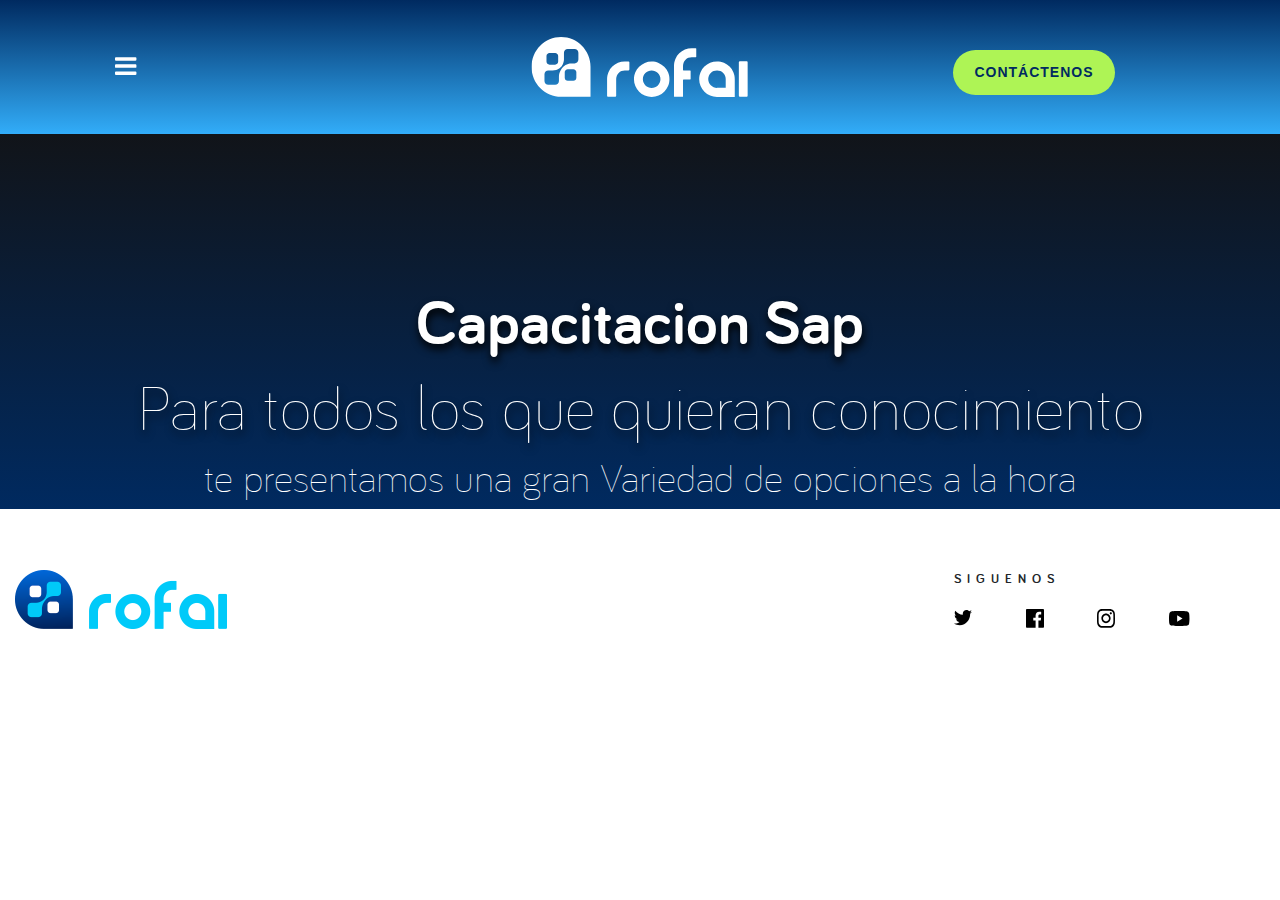
<file: assets/aplicaciones_web.html>
<!DOCTYPE html>
<html lang="en">
    <head>
        <meta charset="UTF-8">
        <meta name="viewport" content="width=device-width, initial-scale=1.0">
        <title>Rofai</title>
        <link rel="stylesheet" href="../assets/css/bootstrap.min.css">
        <!-- <link rel="stylesheet" href="https://stackpath.bootstrapcdn.com/bootstrap/4.5.1/css/bootstrap.min.css" integrity="sha384-VCmXjywReHh4PwowAiWNagnWcLhlEJLA5buUprzK8rxFgeH0kww/aWY76TfkUoSX" crossorigin="anonymous"> -->
        <link rel="stylesheet" href="../assets/css/aplicaciones_web.css">

      
        <!-- <link rel="stylesheet" href="https://cdnjs.cloudflare.com/ajax/libs/animate.css/4.0.0/animate.min.css"/> -->
      </head>
      
      <body onscroll="myFunction()" id="myDIV" onclick="closeNav()">
  
        <div id="mySidenav" class="sidenav text-capitalize" style="z-index: 17;">
            <a style="color: #AEF455;" href="javascript:void(0)" class="closebtn" onclick="closeNav()">×</a>
            <a href="../index.html">home</a>
    <a href="../assets/desarrollo_web.html">desarrollo web </a>
    <a href="../assets/aplicaciones.html">desarrollo de app</a>
    <a href="../assets/aplicaciones_web.html">desarrollo de aplicaciones web</a>
    <a href="../assets/ecomerce.html#">desarrollo de ecomerce</a>
    <a href="../assets/marketing.html">Marketing digital</a>
    <a href="../assets/chatbot.html">Chatbot</a>
    <a href="../assets/capacitacion_sap.html">capacitacion sap</a>
    <a href="../assets/nosotros.html">nosotros</a>
    <a href="../assets/contacto.html">contacto</a>
          </div>
          <!-- encabezado       -->
          <div class="container-fluid px-0 home">
            <div class="imghome1">

           
                <div class="container-fluid container-nav nav-top-float div-app-bar"  >
                  <div class=" container">
                    <div class="col-md-12">
                      <div class="container container-encabezado">
                        <img class="acordeon" src="../assets/imagenes/iconos/iconomenu.svg" alt="" onclick="openNav()">
                        <div class="encabezado"> 
                          <svg width="100px; " height="auto" viewBox="0 0 217 60" fill="none" xmlns="http://www.w3.org/2000/svg">
                            <g clip-path="url(#clip0)">
                            <path class="" d="M56.687 18.1874C55.1561 14.623 53.0312 11.4242 50.3808 8.7281C47.7304 6.03199 44.5773 3.88423 41.0586 2.33054C37.5171 0.776847 33.6557 0 29.5659 0C25.5446 0 21.706 0.776847 18.1188 2.33054C14.5545 3.88423 11.3785 6.03199 8.68241 8.7281C5.96344 11.4242 3.83854 14.6002 2.30769 18.1874C0.776847 21.7746 0 25.7045 0 29.8629C0 33.9299 0.776847 37.837 2.30769 41.4699C3.83854 45.08 5.96344 48.3244 8.68241 51.0434C11.3785 53.7852 14.5545 55.9558 18.1417 57.5095C21.7289 59.0632 25.5674 59.8401 29.5887 59.8401H59.0175V29.8629C58.9947 25.7045 58.2178 21.7746 56.687 18.1874ZM14.9886 19.0327C14.9886 17.342 16.3595 15.9711 18.0503 15.9711H23.6024C25.2932 15.9711 26.6641 17.342 26.6641 19.0327V24.5849C26.6641 26.2757 25.2932 27.6466 23.6024 27.6466H18.0503C16.3595 27.6466 14.9886 26.2757 14.9886 24.5849V19.0327ZM44.8515 40.7616C44.8515 42.4524 43.4806 43.8005 41.8126 43.8005H36.2833C34.5925 43.8005 33.2445 42.4296 33.2445 40.7616V35.2094C33.2445 33.5187 34.6154 32.1706 36.2833 32.1706H41.8126C43.5034 32.1706 44.8515 33.5415 44.8515 35.2094V40.7616ZM46.8621 22.62C46.8621 24.6992 45.1714 26.3899 43.0922 26.3899H40.0076C38.8423 26.3899 37.6999 26.5499 36.5803 26.8926C35.0038 27.3724 32.9931 28.2864 31.4851 30.0229C30.4341 31.2567 29.6344 32.3991 29.0632 33.3816C27.9893 35.2323 27.441 37.3115 27.441 39.4364V44.0746C27.441 46.1767 25.7502 47.8675 23.6481 47.8675H16.7708C14.6687 47.8675 12.9779 46.1767 12.9779 44.0746V37.1744C12.9779 35.0724 14.6687 33.3816 16.7708 33.3816H21.0434C23.5339 33.3816 26.0015 32.6504 28.035 31.1881C28.789 30.6398 29.543 29.9772 30.1828 29.1546C32.1249 26.6413 32.4219 23.7167 32.4676 22.5286V15.7426C32.4676 13.6634 34.1584 11.9726 36.2376 11.9726H43.115C45.1942 11.9726 46.885 13.6634 46.885 15.7426V22.62H46.8621Z" fill="white"/>
                            <path class="logo" d="M86.4812 25.7501C84.3335 26.6641 82.437 27.9436 80.8148 29.543C79.1926 31.1424 77.8902 33.0388 76.9763 35.1637C76.0623 37.2886 75.5825 39.6191 75.5825 42.0868V59.0175C75.5825 59.4744 75.9709 59.8629 76.4279 59.8629H83.8308C84.2878 59.8629 84.6762 59.4744 84.6762 59.0175V42.0868C84.6762 40.8987 84.9047 39.7562 85.3388 38.7052C85.7958 37.6542 86.4127 36.7174 87.2124 35.9405C88.0121 35.1408 88.926 34.5239 89.977 34.067C91.0052 33.6329 92.1476 33.4044 93.3358 33.4044H97.0372C97.4942 33.4044 97.8826 33.0159 97.8826 32.559V25.2246C97.8826 24.7677 97.4942 24.3792 97.0372 24.3792H93.3358C90.9595 24.3564 88.629 24.8134 86.4812 25.7501Z" fill="white"/>
                            <path class="logo" d="M132.726 29.6801C131.104 28.0807 129.208 26.8012 127.083 25.8873C124.958 24.9733 122.627 24.4935 120.16 24.4935C117.738 24.4935 115.43 24.9505 113.282 25.8873C111.135 26.8012 109.238 28.0807 107.639 29.6801C106.039 31.2795 104.76 33.1759 103.846 35.278C102.932 37.4029 102.452 39.7334 102.452 42.2011C102.452 44.623 102.909 46.9307 103.846 49.0785C104.76 51.2262 106.039 53.1226 107.639 54.7449C109.238 56.3671 111.135 57.6695 113.282 58.5834C115.43 59.4973 117.761 59.9772 120.16 59.9772C122.627 59.9772 124.958 59.5202 127.083 58.5834C129.208 57.6695 131.104 56.39 132.726 54.7677C134.349 53.1455 135.651 51.2262 136.565 49.0785C137.479 46.9307 137.959 44.6002 137.959 42.2011C137.959 39.7334 137.502 37.4029 136.565 35.278C135.651 33.1759 134.349 31.2795 132.726 29.6801ZM128.934 42.2011C128.934 43.412 128.705 44.5545 128.248 45.6055C127.791 46.6794 127.174 47.6162 126.374 48.4159C125.598 49.1927 124.638 49.8325 123.564 50.2894C121.439 51.1805 118.857 51.1805 116.732 50.2894C115.659 49.8325 114.722 49.2155 113.922 48.4159C113.145 47.639 112.505 46.6794 112.048 45.6055C111.592 44.5316 111.363 43.3892 111.363 42.2011C111.363 41.013 111.592 39.8705 112.026 38.8424C112.483 37.7913 113.1 36.8545 113.899 36.0777C114.676 35.3008 115.636 34.6611 116.71 34.2041C117.783 33.7472 118.926 33.5187 120.114 33.5187C121.302 33.5187 122.467 33.7472 123.518 34.2041C124.592 34.6611 125.529 35.278 126.329 36.0777C127.128 36.8774 127.745 37.7913 128.202 38.8424C128.705 39.8705 128.934 41.013 128.934 42.2011Z" fill="white"/>
                            <path class="logo" d="M153.405 12.521C151.257 13.4349 149.36 14.7144 147.738 16.3138C146.116 17.9132 144.814 19.8096 143.9 21.9345C142.986 24.0594 142.506 26.39 142.506 28.8576V59.3831C142.506 59.6573 142.712 59.8629 142.986 59.8629H151.051C151.325 59.8629 151.531 59.6573 151.531 59.3831V42.9094C151.531 42.6352 151.737 42.4296 152.011 42.4296H158.66C158.934 42.4296 159.14 42.2239 159.14 41.9497V33.8842C159.14 33.6101 158.934 33.4044 158.66 33.4044H152.011C151.737 33.4044 151.531 33.1988 151.531 32.9246V28.8347C151.531 27.6466 151.759 26.5042 152.194 25.4532C152.651 24.4021 153.267 23.4654 154.067 22.6885C154.867 21.8888 155.804 21.2719 156.878 20.8149C157.951 20.358 159.094 20.1295 160.282 20.1295H164.28C164.555 20.1295 164.76 19.9238 164.76 19.6497V11.607C164.76 11.3328 164.555 11.1272 164.28 11.1272H160.282C157.86 11.1272 155.552 11.5842 153.405 12.521Z" fill="white"/>
                            <path class="logo" d="M198.073 29.5659C196.474 27.9665 194.577 26.687 192.452 25.773C190.305 24.8591 187.974 24.3793 185.506 24.3793C183.084 24.3793 180.777 24.8362 178.606 25.773C176.458 26.687 174.539 27.9665 172.917 29.5659C171.295 31.1653 169.992 33.0617 169.078 35.1866C168.164 37.3115 167.685 39.6649 167.685 42.1325C167.685 44.5544 168.142 46.8621 169.078 49.0327C169.992 51.1805 171.295 53.0998 172.917 54.722C174.539 56.3442 176.458 57.6466 178.606 58.5605C180.754 59.4745 183.084 59.9543 185.506 59.9543H203.26V42.1325C203.26 39.6649 202.803 37.3343 201.866 35.1866C200.952 33.0617 199.672 31.1881 198.073 29.5659ZM185.529 50.9063C184.318 50.9063 183.176 50.6778 182.102 50.2209C181.028 49.7639 180.091 49.147 179.292 48.3473C178.492 47.5704 177.875 46.6108 177.418 45.5369C176.961 44.4631 176.733 43.3206 176.733 42.1097C176.733 40.9215 176.961 39.7791 177.395 38.7281C177.852 37.6771 178.469 36.7403 179.269 35.9406C180.068 35.1409 181.005 34.524 182.079 34.067C183.153 33.61 184.295 33.3816 185.506 33.3816C186.694 33.3816 187.837 33.61 188.888 34.0442C189.939 34.5011 190.876 35.118 191.675 35.9177C192.475 36.7174 193.092 37.6542 193.549 38.7052C194.006 39.7563 194.212 40.8758 194.212 42.0868V50.8606H185.529V50.9063Z" fill="white"/>
                            <path class="logo" d="M207.35 25.6131V58.5834C207.35 59.2689 207.921 59.8401 208.606 59.8401H215.05C215.735 59.8401 216.306 59.2689 216.306 58.5834V25.6131C216.306 24.9277 215.735 24.3564 215.05 24.3564H208.606C207.921 24.3564 207.35 24.9277 207.35 25.6131Z" fill="white"/>
                            </g>
                            <defs>
                            <clipPath id="clip0">
                            <rect width="216.306" height="60" fill="white"/>
                            </clipPath>
                            </defs>
                    </svg>                 
                            <button style="outline: none;" class="text-uppercase button-contactenos" data-target="#contactenos" data-toggle="modal"  >
                             Contáctenos
                            </button> 
                        </div>
                      </div>
                    </div>
                  </div>
                </div>
                <div class="container-fluid container-nav ">
                  <div class=" container">
                    <div class="col-md-12">
                      <div class="container container-encabezado">
                        <img class="acordeon" src="../assets/imagenes/iconos/iconomenu.svg" alt="" onclick="openNav()">
                        <div class="encabezado">
                          <svg width="100px; " height="auto" viewBox="0 0 217 60" fill="none" xmlns="http://www.w3.org/2000/svg">
                            <g clip-path="url(#clip0)">
                            <path class="" d="M56.687 18.1874C55.1561 14.623 53.0312 11.4242 50.3808 8.7281C47.7304 6.03199 44.5773 3.88423 41.0586 2.33054C37.5171 0.776847 33.6557 0 29.5659 0C25.5446 0 21.706 0.776847 18.1188 2.33054C14.5545 3.88423 11.3785 6.03199 8.68241 8.7281C5.96344 11.4242 3.83854 14.6002 2.30769 18.1874C0.776847 21.7746 0 25.7045 0 29.8629C0 33.9299 0.776847 37.837 2.30769 41.4699C3.83854 45.08 5.96344 48.3244 8.68241 51.0434C11.3785 53.7852 14.5545 55.9558 18.1417 57.5095C21.7289 59.0632 25.5674 59.8401 29.5887 59.8401H59.0175V29.8629C58.9947 25.7045 58.2178 21.7746 56.687 18.1874ZM14.9886 19.0327C14.9886 17.342 16.3595 15.9711 18.0503 15.9711H23.6024C25.2932 15.9711 26.6641 17.342 26.6641 19.0327V24.5849C26.6641 26.2757 25.2932 27.6466 23.6024 27.6466H18.0503C16.3595 27.6466 14.9886 26.2757 14.9886 24.5849V19.0327ZM44.8515 40.7616C44.8515 42.4524 43.4806 43.8005 41.8126 43.8005H36.2833C34.5925 43.8005 33.2445 42.4296 33.2445 40.7616V35.2094C33.2445 33.5187 34.6154 32.1706 36.2833 32.1706H41.8126C43.5034 32.1706 44.8515 33.5415 44.8515 35.2094V40.7616ZM46.8621 22.62C46.8621 24.6992 45.1714 26.3899 43.0922 26.3899H40.0076C38.8423 26.3899 37.6999 26.5499 36.5803 26.8926C35.0038 27.3724 32.9931 28.2864 31.4851 30.0229C30.4341 31.2567 29.6344 32.3991 29.0632 33.3816C27.9893 35.2323 27.441 37.3115 27.441 39.4364V44.0746C27.441 46.1767 25.7502 47.8675 23.6481 47.8675H16.7708C14.6687 47.8675 12.9779 46.1767 12.9779 44.0746V37.1744C12.9779 35.0724 14.6687 33.3816 16.7708 33.3816H21.0434C23.5339 33.3816 26.0015 32.6504 28.035 31.1881C28.789 30.6398 29.543 29.9772 30.1828 29.1546C32.1249 26.6413 32.4219 23.7167 32.4676 22.5286V15.7426C32.4676 13.6634 34.1584 11.9726 36.2376 11.9726H43.115C45.1942 11.9726 46.885 13.6634 46.885 15.7426V22.62H46.8621Z" fill="white"/>
                            <path class="logo" d="M86.4812 25.7501C84.3335 26.6641 82.437 27.9436 80.8148 29.543C79.1926 31.1424 77.8902 33.0388 76.9763 35.1637C76.0623 37.2886 75.5825 39.6191 75.5825 42.0868V59.0175C75.5825 59.4744 75.9709 59.8629 76.4279 59.8629H83.8308C84.2878 59.8629 84.6762 59.4744 84.6762 59.0175V42.0868C84.6762 40.8987 84.9047 39.7562 85.3388 38.7052C85.7958 37.6542 86.4127 36.7174 87.2124 35.9405C88.0121 35.1408 88.926 34.5239 89.977 34.067C91.0052 33.6329 92.1476 33.4044 93.3358 33.4044H97.0372C97.4942 33.4044 97.8826 33.0159 97.8826 32.559V25.2246C97.8826 24.7677 97.4942 24.3792 97.0372 24.3792H93.3358C90.9595 24.3564 88.629 24.8134 86.4812 25.7501Z" fill="white"/>
                            <path class="logo" d="M132.726 29.6801C131.104 28.0807 129.208 26.8012 127.083 25.8873C124.958 24.9733 122.627 24.4935 120.16 24.4935C117.738 24.4935 115.43 24.9505 113.282 25.8873C111.135 26.8012 109.238 28.0807 107.639 29.6801C106.039 31.2795 104.76 33.1759 103.846 35.278C102.932 37.4029 102.452 39.7334 102.452 42.2011C102.452 44.623 102.909 46.9307 103.846 49.0785C104.76 51.2262 106.039 53.1226 107.639 54.7449C109.238 56.3671 111.135 57.6695 113.282 58.5834C115.43 59.4973 117.761 59.9772 120.16 59.9772C122.627 59.9772 124.958 59.5202 127.083 58.5834C129.208 57.6695 131.104 56.39 132.726 54.7677C134.349 53.1455 135.651 51.2262 136.565 49.0785C137.479 46.9307 137.959 44.6002 137.959 42.2011C137.959 39.7334 137.502 37.4029 136.565 35.278C135.651 33.1759 134.349 31.2795 132.726 29.6801ZM128.934 42.2011C128.934 43.412 128.705 44.5545 128.248 45.6055C127.791 46.6794 127.174 47.6162 126.374 48.4159C125.598 49.1927 124.638 49.8325 123.564 50.2894C121.439 51.1805 118.857 51.1805 116.732 50.2894C115.659 49.8325 114.722 49.2155 113.922 48.4159C113.145 47.639 112.505 46.6794 112.048 45.6055C111.592 44.5316 111.363 43.3892 111.363 42.2011C111.363 41.013 111.592 39.8705 112.026 38.8424C112.483 37.7913 113.1 36.8545 113.899 36.0777C114.676 35.3008 115.636 34.6611 116.71 34.2041C117.783 33.7472 118.926 33.5187 120.114 33.5187C121.302 33.5187 122.467 33.7472 123.518 34.2041C124.592 34.6611 125.529 35.278 126.329 36.0777C127.128 36.8774 127.745 37.7913 128.202 38.8424C128.705 39.8705 128.934 41.013 128.934 42.2011Z" fill="white"/>
                            <path class="logo" d="M153.405 12.521C151.257 13.4349 149.36 14.7144 147.738 16.3138C146.116 17.9132 144.814 19.8096 143.9 21.9345C142.986 24.0594 142.506 26.39 142.506 28.8576V59.3831C142.506 59.6573 142.712 59.8629 142.986 59.8629H151.051C151.325 59.8629 151.531 59.6573 151.531 59.3831V42.9094C151.531 42.6352 151.737 42.4296 152.011 42.4296H158.66C158.934 42.4296 159.14 42.2239 159.14 41.9497V33.8842C159.14 33.6101 158.934 33.4044 158.66 33.4044H152.011C151.737 33.4044 151.531 33.1988 151.531 32.9246V28.8347C151.531 27.6466 151.759 26.5042 152.194 25.4532C152.651 24.4021 153.267 23.4654 154.067 22.6885C154.867 21.8888 155.804 21.2719 156.878 20.8149C157.951 20.358 159.094 20.1295 160.282 20.1295H164.28C164.555 20.1295 164.76 19.9238 164.76 19.6497V11.607C164.76 11.3328 164.555 11.1272 164.28 11.1272H160.282C157.86 11.1272 155.552 11.5842 153.405 12.521Z" fill="white"/>
                            <path class="logo" d="M198.073 29.5659C196.474 27.9665 194.577 26.687 192.452 25.773C190.305 24.8591 187.974 24.3793 185.506 24.3793C183.084 24.3793 180.777 24.8362 178.606 25.773C176.458 26.687 174.539 27.9665 172.917 29.5659C171.295 31.1653 169.992 33.0617 169.078 35.1866C168.164 37.3115 167.685 39.6649 167.685 42.1325C167.685 44.5544 168.142 46.8621 169.078 49.0327C169.992 51.1805 171.295 53.0998 172.917 54.722C174.539 56.3442 176.458 57.6466 178.606 58.5605C180.754 59.4745 183.084 59.9543 185.506 59.9543H203.26V42.1325C203.26 39.6649 202.803 37.3343 201.866 35.1866C200.952 33.0617 199.672 31.1881 198.073 29.5659ZM185.529 50.9063C184.318 50.9063 183.176 50.6778 182.102 50.2209C181.028 49.7639 180.091 49.147 179.292 48.3473C178.492 47.5704 177.875 46.6108 177.418 45.5369C176.961 44.4631 176.733 43.3206 176.733 42.1097C176.733 40.9215 176.961 39.7791 177.395 38.7281C177.852 37.6771 178.469 36.7403 179.269 35.9406C180.068 35.1409 181.005 34.524 182.079 34.067C183.153 33.61 184.295 33.3816 185.506 33.3816C186.694 33.3816 187.837 33.61 188.888 34.0442C189.939 34.5011 190.876 35.118 191.675 35.9177C192.475 36.7174 193.092 37.6542 193.549 38.7052C194.006 39.7563 194.212 40.8758 194.212 42.0868V50.8606H185.529V50.9063Z" fill="white"/>
                            <path class="logo" d="M207.35 25.6131V58.5834C207.35 59.2689 207.921 59.8401 208.606 59.8401H215.05C215.735 59.8401 216.306 59.2689 216.306 58.5834V25.6131C216.306 24.9277 215.735 24.3564 215.05 24.3564H208.606C207.921 24.3564 207.35 24.9277 207.35 25.6131Z" fill="white"/>
                            </g>
                            <defs>
                            <clipPath id="clip0">
                            <rect width="216.306" height="60" fill="white"/>
                            </clipPath>
                            </defs>
                    </svg> 
                            <button style="outline: none;" class="button-contactenos"  data-target="#contactenos" data-toggle="modal"  >CONTÁCTENOS</button>   
                        </div>
                      </div>
                    </div>
                  </div>
                </div>
            </div>
          </div>
          <!-- cuerpo -->
          <div class=" container-fluid fondo">


            <!-- desde aqui variedad de contenido -->

            <div class="container pt-5">
              <div class="row justify-content-center">
                <div class="col-sm-12">
                  <h1 class=" text-center titulo"><strong>Capacitacion Sap</strong></h1>
                  <h1 class=" text-center titulo">Para todos los que quieran conocimiento</h1>
                </div>
                <div class=" col-sm-12">
                  <h1 style="color: white;" class=" text-center"> te presentamos una gran Variedad de opciones a la hora</h1>
                </div>
              </div>
            </div>
            
            <!-- hasta aqui variedad de contenido -->


          </div>
          <footer class="container-fluid">
            <div class="row">
              <div class="div-footer">
                <div style=" display: flex;">
                  <div style=" width: 80%;" class="img-logo-footer">
                    <img src="../assets/imagenes/rofailogo2.svg" alt="">
                  </div>
                  <div style=" width: 20%;" class="imagenes-footer">
                    <p class="p-siguenos">SIGUENOS</p>
                    <div style=" text-align-last: justify;">
                      <a target="_blank" href="https://www.facebook.com/rofai.biz/"><img src="../assets/imagenes/iconos/icon-twitter.svg" alt="" style=" filter: invert(1);"></a>
                      <a target="_blank" href="https://www.facebook.com/rofai.biz/"><img src="../assets/imagenes/iconos/icon-facebook.svg" alt="" style=" filter: invert(1);"></a>
                      <a target="_blank" href="https://www.instagram.com/consultoriarofai/"><img src="../assets/imagenes/iconos/icon-instagram.svg" alt="" style=" filter: invert(1);"></a>
                      <a target="_blank" href="https://www.youtube.com/channel/UCR0EUPT6npUelnhu7nHvmQA"><img src="../assets/imagenes/iconos/icon-youtube.svg" alt="" style=" filter: invert(1);"></a>
                    </div>
                  </div>
                </div>
              </div>
            </div>
            
          </footer>
          <!-- aqui el modal de cotacto -->
          <div class=" container">
            <div class="row justify-content-center">
              <div class="col-sm-12">
                <div id="contactenos" class="modal fade" tabindex="-1" role="dialog" aria-labelledby="my-modal-title" aria-hidden="true">
                  <div class="modal-dialog" role="document">
                    <div class="modal-content formulario">
                      <div  class="modal-header text-center">
                        <img src="../assets/imagenes/rofailogo2.svg" alt="">
                        <button class="close" data-dismiss="modal" aria-label="Close">
                          <span aria-hidden="true">&times;</span>
                        </button>
                      </div>
                      <div class="modal-body">
                        <div class=" container">
                          <div class="row justify-content-center">
                            <div class="col-sm-6 text-center">
                              <a target="_black" href="https://api.whatsapp.com/send?phone=51946287375"><img class="iconos" style="margin-bottom: 10px;width: 20px;" src="../assets/imagenes/iconos/telefono.svg" alt=""></a>
                              <p style="line-height: 2px;"> <strong>+51 946 287 375</strong></p>
                              <p style="line-height: 2px;"> <strong>+51 962 533 025</strong></p>
                            </div>
                            <div class="col-sm-6 text-center">
                              <a target="_black" href="../assets/contacto.html"><img style="margin-bottom: 5px;width: 25px;" class="iconos" src="../assets/imagenes/iconos/ubicacion.svg" alt=""></a>
                              <p style="line-height: 15px;"><strong>San Luis, Lima, Perú</strong></p>              </div>
                            <div class="col-sm-12 text-center ">
                              <img style="width: 30px" src="../assets/imagenes/iconos/correo.svg" alt="">
                              <h3 style="font-family: rezland; color:#002a60" class="text-center"><strong>@mail</strong></h3>
                            </div>              
                          </div>
                          <div class="col-sm-12 row text-left">
                            <div class="col-md-12">
                              <small class=" text-uppercase"><strong>Nombre y apellido</strong></small>
                              <input type="text" placeholder="Nombre y Apellido" class="form-control" required>
                            </div>
                            <div class="col-sm-12">
                              <small class=" text-uppercase"><strong>Email</strong></small>
                              <input type="text" placeholder="Email" class="form-control" required type="email">
                            </div>
                           
                          </div>
                          <div class="col-sm-12 row text-left">
                            <div class="col-md-12">
                              <div class="form-group">
                                <small class=" text-uppercase"><strong>Mensaje</strong></small>
                                <textarea id="my-textarea" placeholder="Escribenos" class="form-control" name="" rows="6"></textarea>
                              </div>
                            </div>
                          </div>
                        </div>
                        <div class="row justify-content-center">
                         <div class="col-sm-12 text-center ">
                            <a class=" btn-enviar">ENVIAR</a>
                         </div>
                        </div>
                        </div>
                      </div>
                      <div class="modal-footer">
                        Footer
                      </div>
                    </div>
                  </div>
              </div>
            </div>
          </div>
          <script src="../assets/js/jquery-3.3.1.slim.min.js"></script>
          <script src="../assets/js/bootstrap.min.js"></script>
          <script src="../assets/js/anime.js"></script>
          <script src="../assets/js/popper.min.js"></script>
          <script src="../assets/js/app.js"></script>   
          <script>
              // $(".titulo").hover(function(){
              //   $(this).css('cursor','pointer');
              //   anime({
              //     targets: this,
              //     color:'#fff',
              //     scale: 1.3,
              //     autoplay:true,
              //     duration:2000
              //   });
              // }).mouseout(function(){
              //   anime({
              //     targets: this,
              //     color:'#fff',
              //     scale: 1,
              //   });
              // });  
          </script>
        </body>
        </html>
</file>
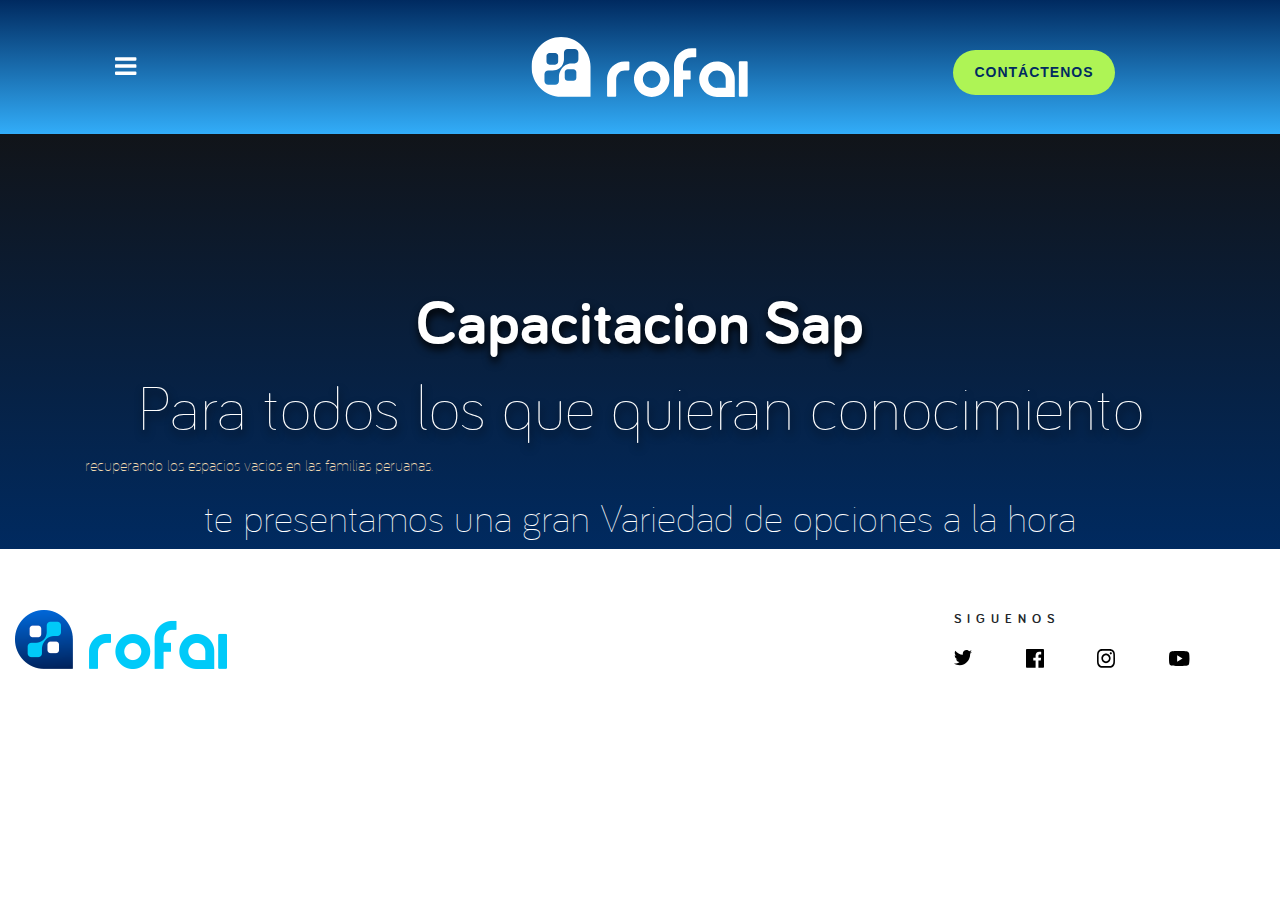
<file: assets/capacitacion_sap.html>
<!DOCTYPE html>
<html lang="en">
    <head>
        <meta charset="UTF-8">
        <meta name="viewport" content="width=device-width, initial-scale=1.0">
        <title>Rofai</title>
        <link rel="stylesheet" href="../assets/css/bootstrap.min.css">
        <!-- <link rel="stylesheet" href="https://stackpath.bootstrapcdn.com/bootstrap/4.5.1/css/bootstrap.min.css" integrity="sha384-VCmXjywReHh4PwowAiWNagnWcLhlEJLA5buUprzK8rxFgeH0kww/aWY76TfkUoSX" crossorigin="anonymous"> -->
        <link rel="stylesheet" href="../assets/css/capacitacion_sap.css">

      
        <!-- <link rel="stylesheet" href="https://cdnjs.cloudflare.com/ajax/libs/animate.css/4.0.0/animate.min.css"/> -->
      </head>
      
      <body onscroll="myFunction()" id="myDIV" onclick="closeNav()">
  
        <div id="mySidenav" class="sidenav text-capitalize" style="z-index: 17;">
            <a style="color: #AEF455;" href="javascript:void(0)" class="closebtn" onclick="closeNav()">×</a>
            <a href="../index.html">home</a>
    <a href="../assets/desarrollo_web.html">desarrollo web </a>
    <a href="../assets/aplicaciones.html">desarrollo de app</a>
    <a href="../assets/aplicaciones_web.html">desarrollo de aplicaciones web</a>
    <a href="../assets/ecomerce.html#">desarrollo de ecomerce</a>
    <a href="../assets/marketing.html">Marketing digital</a>
    <a href="../assets/chatbot.html">Chatbot</a>
    <a href="../assets/capacitacion_sap.html">capacitacion sap</a>
    <a href="../assets/nosotros.html">nosotros</a>
    <a href="../assets/contacto.html">contacto</a>
          </div>
          <!-- encabezado       -->
          <div class="container-fluid px-0 home">
            <div class="imghome1">

           
                <div class="container-fluid container-nav nav-top-float div-app-bar"  >
                  <div class=" container">
                    <div class="col-md-12">
                      <div class="container container-encabezado">
                        <img class="acordeon" src="../assets/imagenes/iconos/iconomenu.svg" alt="" onclick="openNav()">
                        <div class="encabezado">
                          <svg width="100px; " height="auto" viewBox="0 0 217 60" fill="none" xmlns="http://www.w3.org/2000/svg">
                            <g clip-path="url(#clip0)">
                            <path class="" d="M56.687 18.1874C55.1561 14.623 53.0312 11.4242 50.3808 8.7281C47.7304 6.03199 44.5773 3.88423 41.0586 2.33054C37.5171 0.776847 33.6557 0 29.5659 0C25.5446 0 21.706 0.776847 18.1188 2.33054C14.5545 3.88423 11.3785 6.03199 8.68241 8.7281C5.96344 11.4242 3.83854 14.6002 2.30769 18.1874C0.776847 21.7746 0 25.7045 0 29.8629C0 33.9299 0.776847 37.837 2.30769 41.4699C3.83854 45.08 5.96344 48.3244 8.68241 51.0434C11.3785 53.7852 14.5545 55.9558 18.1417 57.5095C21.7289 59.0632 25.5674 59.8401 29.5887 59.8401H59.0175V29.8629C58.9947 25.7045 58.2178 21.7746 56.687 18.1874ZM14.9886 19.0327C14.9886 17.342 16.3595 15.9711 18.0503 15.9711H23.6024C25.2932 15.9711 26.6641 17.342 26.6641 19.0327V24.5849C26.6641 26.2757 25.2932 27.6466 23.6024 27.6466H18.0503C16.3595 27.6466 14.9886 26.2757 14.9886 24.5849V19.0327ZM44.8515 40.7616C44.8515 42.4524 43.4806 43.8005 41.8126 43.8005H36.2833C34.5925 43.8005 33.2445 42.4296 33.2445 40.7616V35.2094C33.2445 33.5187 34.6154 32.1706 36.2833 32.1706H41.8126C43.5034 32.1706 44.8515 33.5415 44.8515 35.2094V40.7616ZM46.8621 22.62C46.8621 24.6992 45.1714 26.3899 43.0922 26.3899H40.0076C38.8423 26.3899 37.6999 26.5499 36.5803 26.8926C35.0038 27.3724 32.9931 28.2864 31.4851 30.0229C30.4341 31.2567 29.6344 32.3991 29.0632 33.3816C27.9893 35.2323 27.441 37.3115 27.441 39.4364V44.0746C27.441 46.1767 25.7502 47.8675 23.6481 47.8675H16.7708C14.6687 47.8675 12.9779 46.1767 12.9779 44.0746V37.1744C12.9779 35.0724 14.6687 33.3816 16.7708 33.3816H21.0434C23.5339 33.3816 26.0015 32.6504 28.035 31.1881C28.789 30.6398 29.543 29.9772 30.1828 29.1546C32.1249 26.6413 32.4219 23.7167 32.4676 22.5286V15.7426C32.4676 13.6634 34.1584 11.9726 36.2376 11.9726H43.115C45.1942 11.9726 46.885 13.6634 46.885 15.7426V22.62H46.8621Z" fill="white"/>
                            <path class="logo" d="M86.4812 25.7501C84.3335 26.6641 82.437 27.9436 80.8148 29.543C79.1926 31.1424 77.8902 33.0388 76.9763 35.1637C76.0623 37.2886 75.5825 39.6191 75.5825 42.0868V59.0175C75.5825 59.4744 75.9709 59.8629 76.4279 59.8629H83.8308C84.2878 59.8629 84.6762 59.4744 84.6762 59.0175V42.0868C84.6762 40.8987 84.9047 39.7562 85.3388 38.7052C85.7958 37.6542 86.4127 36.7174 87.2124 35.9405C88.0121 35.1408 88.926 34.5239 89.977 34.067C91.0052 33.6329 92.1476 33.4044 93.3358 33.4044H97.0372C97.4942 33.4044 97.8826 33.0159 97.8826 32.559V25.2246C97.8826 24.7677 97.4942 24.3792 97.0372 24.3792H93.3358C90.9595 24.3564 88.629 24.8134 86.4812 25.7501Z" fill="white"/>
                            <path class="logo" d="M132.726 29.6801C131.104 28.0807 129.208 26.8012 127.083 25.8873C124.958 24.9733 122.627 24.4935 120.16 24.4935C117.738 24.4935 115.43 24.9505 113.282 25.8873C111.135 26.8012 109.238 28.0807 107.639 29.6801C106.039 31.2795 104.76 33.1759 103.846 35.278C102.932 37.4029 102.452 39.7334 102.452 42.2011C102.452 44.623 102.909 46.9307 103.846 49.0785C104.76 51.2262 106.039 53.1226 107.639 54.7449C109.238 56.3671 111.135 57.6695 113.282 58.5834C115.43 59.4973 117.761 59.9772 120.16 59.9772C122.627 59.9772 124.958 59.5202 127.083 58.5834C129.208 57.6695 131.104 56.39 132.726 54.7677C134.349 53.1455 135.651 51.2262 136.565 49.0785C137.479 46.9307 137.959 44.6002 137.959 42.2011C137.959 39.7334 137.502 37.4029 136.565 35.278C135.651 33.1759 134.349 31.2795 132.726 29.6801ZM128.934 42.2011C128.934 43.412 128.705 44.5545 128.248 45.6055C127.791 46.6794 127.174 47.6162 126.374 48.4159C125.598 49.1927 124.638 49.8325 123.564 50.2894C121.439 51.1805 118.857 51.1805 116.732 50.2894C115.659 49.8325 114.722 49.2155 113.922 48.4159C113.145 47.639 112.505 46.6794 112.048 45.6055C111.592 44.5316 111.363 43.3892 111.363 42.2011C111.363 41.013 111.592 39.8705 112.026 38.8424C112.483 37.7913 113.1 36.8545 113.899 36.0777C114.676 35.3008 115.636 34.6611 116.71 34.2041C117.783 33.7472 118.926 33.5187 120.114 33.5187C121.302 33.5187 122.467 33.7472 123.518 34.2041C124.592 34.6611 125.529 35.278 126.329 36.0777C127.128 36.8774 127.745 37.7913 128.202 38.8424C128.705 39.8705 128.934 41.013 128.934 42.2011Z" fill="white"/>
                            <path class="logo" d="M153.405 12.521C151.257 13.4349 149.36 14.7144 147.738 16.3138C146.116 17.9132 144.814 19.8096 143.9 21.9345C142.986 24.0594 142.506 26.39 142.506 28.8576V59.3831C142.506 59.6573 142.712 59.8629 142.986 59.8629H151.051C151.325 59.8629 151.531 59.6573 151.531 59.3831V42.9094C151.531 42.6352 151.737 42.4296 152.011 42.4296H158.66C158.934 42.4296 159.14 42.2239 159.14 41.9497V33.8842C159.14 33.6101 158.934 33.4044 158.66 33.4044H152.011C151.737 33.4044 151.531 33.1988 151.531 32.9246V28.8347C151.531 27.6466 151.759 26.5042 152.194 25.4532C152.651 24.4021 153.267 23.4654 154.067 22.6885C154.867 21.8888 155.804 21.2719 156.878 20.8149C157.951 20.358 159.094 20.1295 160.282 20.1295H164.28C164.555 20.1295 164.76 19.9238 164.76 19.6497V11.607C164.76 11.3328 164.555 11.1272 164.28 11.1272H160.282C157.86 11.1272 155.552 11.5842 153.405 12.521Z" fill="white"/>
                            <path class="logo" d="M198.073 29.5659C196.474 27.9665 194.577 26.687 192.452 25.773C190.305 24.8591 187.974 24.3793 185.506 24.3793C183.084 24.3793 180.777 24.8362 178.606 25.773C176.458 26.687 174.539 27.9665 172.917 29.5659C171.295 31.1653 169.992 33.0617 169.078 35.1866C168.164 37.3115 167.685 39.6649 167.685 42.1325C167.685 44.5544 168.142 46.8621 169.078 49.0327C169.992 51.1805 171.295 53.0998 172.917 54.722C174.539 56.3442 176.458 57.6466 178.606 58.5605C180.754 59.4745 183.084 59.9543 185.506 59.9543H203.26V42.1325C203.26 39.6649 202.803 37.3343 201.866 35.1866C200.952 33.0617 199.672 31.1881 198.073 29.5659ZM185.529 50.9063C184.318 50.9063 183.176 50.6778 182.102 50.2209C181.028 49.7639 180.091 49.147 179.292 48.3473C178.492 47.5704 177.875 46.6108 177.418 45.5369C176.961 44.4631 176.733 43.3206 176.733 42.1097C176.733 40.9215 176.961 39.7791 177.395 38.7281C177.852 37.6771 178.469 36.7403 179.269 35.9406C180.068 35.1409 181.005 34.524 182.079 34.067C183.153 33.61 184.295 33.3816 185.506 33.3816C186.694 33.3816 187.837 33.61 188.888 34.0442C189.939 34.5011 190.876 35.118 191.675 35.9177C192.475 36.7174 193.092 37.6542 193.549 38.7052C194.006 39.7563 194.212 40.8758 194.212 42.0868V50.8606H185.529V50.9063Z" fill="white"/>
                            <path class="logo" d="M207.35 25.6131V58.5834C207.35 59.2689 207.921 59.8401 208.606 59.8401H215.05C215.735 59.8401 216.306 59.2689 216.306 58.5834V25.6131C216.306 24.9277 215.735 24.3564 215.05 24.3564H208.606C207.921 24.3564 207.35 24.9277 207.35 25.6131Z" fill="white"/>
                            </g>
                            <defs>
                            <clipPath id="clip0">
                            <rect width="216.306" height="60" fill="white"/>
                            </clipPath>
                            </defs>
                    </svg>                 
                            <button style="outline: none;" class="text-uppercase button-contactenos" data-target="#contactenos" data-toggle="modal"  >
                             Contáctenos
                            </button> 
                        </div>
                      </div>
                    </div>
                  </div>
                </div>
                <div class="container-fluid container-nav ">
                  <div class=" container">
                    <div class="col-md-12">
                      <div class="container container-encabezado">
                        <img class="acordeon" src="../assets/imagenes/iconos/iconomenu.svg" alt="" onclick="openNav()">
                        <div class="encabezado">
                          <svg width="100px; " height="auto" viewBox="0 0 217 60" fill="none" xmlns="http://www.w3.org/2000/svg">
                            <g clip-path="url(#clip0)">
                            <path class="" d="M56.687 18.1874C55.1561 14.623 53.0312 11.4242 50.3808 8.7281C47.7304 6.03199 44.5773 3.88423 41.0586 2.33054C37.5171 0.776847 33.6557 0 29.5659 0C25.5446 0 21.706 0.776847 18.1188 2.33054C14.5545 3.88423 11.3785 6.03199 8.68241 8.7281C5.96344 11.4242 3.83854 14.6002 2.30769 18.1874C0.776847 21.7746 0 25.7045 0 29.8629C0 33.9299 0.776847 37.837 2.30769 41.4699C3.83854 45.08 5.96344 48.3244 8.68241 51.0434C11.3785 53.7852 14.5545 55.9558 18.1417 57.5095C21.7289 59.0632 25.5674 59.8401 29.5887 59.8401H59.0175V29.8629C58.9947 25.7045 58.2178 21.7746 56.687 18.1874ZM14.9886 19.0327C14.9886 17.342 16.3595 15.9711 18.0503 15.9711H23.6024C25.2932 15.9711 26.6641 17.342 26.6641 19.0327V24.5849C26.6641 26.2757 25.2932 27.6466 23.6024 27.6466H18.0503C16.3595 27.6466 14.9886 26.2757 14.9886 24.5849V19.0327ZM44.8515 40.7616C44.8515 42.4524 43.4806 43.8005 41.8126 43.8005H36.2833C34.5925 43.8005 33.2445 42.4296 33.2445 40.7616V35.2094C33.2445 33.5187 34.6154 32.1706 36.2833 32.1706H41.8126C43.5034 32.1706 44.8515 33.5415 44.8515 35.2094V40.7616ZM46.8621 22.62C46.8621 24.6992 45.1714 26.3899 43.0922 26.3899H40.0076C38.8423 26.3899 37.6999 26.5499 36.5803 26.8926C35.0038 27.3724 32.9931 28.2864 31.4851 30.0229C30.4341 31.2567 29.6344 32.3991 29.0632 33.3816C27.9893 35.2323 27.441 37.3115 27.441 39.4364V44.0746C27.441 46.1767 25.7502 47.8675 23.6481 47.8675H16.7708C14.6687 47.8675 12.9779 46.1767 12.9779 44.0746V37.1744C12.9779 35.0724 14.6687 33.3816 16.7708 33.3816H21.0434C23.5339 33.3816 26.0015 32.6504 28.035 31.1881C28.789 30.6398 29.543 29.9772 30.1828 29.1546C32.1249 26.6413 32.4219 23.7167 32.4676 22.5286V15.7426C32.4676 13.6634 34.1584 11.9726 36.2376 11.9726H43.115C45.1942 11.9726 46.885 13.6634 46.885 15.7426V22.62H46.8621Z" fill="white"/>
                            <path class="logo" d="M86.4812 25.7501C84.3335 26.6641 82.437 27.9436 80.8148 29.543C79.1926 31.1424 77.8902 33.0388 76.9763 35.1637C76.0623 37.2886 75.5825 39.6191 75.5825 42.0868V59.0175C75.5825 59.4744 75.9709 59.8629 76.4279 59.8629H83.8308C84.2878 59.8629 84.6762 59.4744 84.6762 59.0175V42.0868C84.6762 40.8987 84.9047 39.7562 85.3388 38.7052C85.7958 37.6542 86.4127 36.7174 87.2124 35.9405C88.0121 35.1408 88.926 34.5239 89.977 34.067C91.0052 33.6329 92.1476 33.4044 93.3358 33.4044H97.0372C97.4942 33.4044 97.8826 33.0159 97.8826 32.559V25.2246C97.8826 24.7677 97.4942 24.3792 97.0372 24.3792H93.3358C90.9595 24.3564 88.629 24.8134 86.4812 25.7501Z" fill="white"/>
                            <path class="logo" d="M132.726 29.6801C131.104 28.0807 129.208 26.8012 127.083 25.8873C124.958 24.9733 122.627 24.4935 120.16 24.4935C117.738 24.4935 115.43 24.9505 113.282 25.8873C111.135 26.8012 109.238 28.0807 107.639 29.6801C106.039 31.2795 104.76 33.1759 103.846 35.278C102.932 37.4029 102.452 39.7334 102.452 42.2011C102.452 44.623 102.909 46.9307 103.846 49.0785C104.76 51.2262 106.039 53.1226 107.639 54.7449C109.238 56.3671 111.135 57.6695 113.282 58.5834C115.43 59.4973 117.761 59.9772 120.16 59.9772C122.627 59.9772 124.958 59.5202 127.083 58.5834C129.208 57.6695 131.104 56.39 132.726 54.7677C134.349 53.1455 135.651 51.2262 136.565 49.0785C137.479 46.9307 137.959 44.6002 137.959 42.2011C137.959 39.7334 137.502 37.4029 136.565 35.278C135.651 33.1759 134.349 31.2795 132.726 29.6801ZM128.934 42.2011C128.934 43.412 128.705 44.5545 128.248 45.6055C127.791 46.6794 127.174 47.6162 126.374 48.4159C125.598 49.1927 124.638 49.8325 123.564 50.2894C121.439 51.1805 118.857 51.1805 116.732 50.2894C115.659 49.8325 114.722 49.2155 113.922 48.4159C113.145 47.639 112.505 46.6794 112.048 45.6055C111.592 44.5316 111.363 43.3892 111.363 42.2011C111.363 41.013 111.592 39.8705 112.026 38.8424C112.483 37.7913 113.1 36.8545 113.899 36.0777C114.676 35.3008 115.636 34.6611 116.71 34.2041C117.783 33.7472 118.926 33.5187 120.114 33.5187C121.302 33.5187 122.467 33.7472 123.518 34.2041C124.592 34.6611 125.529 35.278 126.329 36.0777C127.128 36.8774 127.745 37.7913 128.202 38.8424C128.705 39.8705 128.934 41.013 128.934 42.2011Z" fill="white"/>
                            <path class="logo" d="M153.405 12.521C151.257 13.4349 149.36 14.7144 147.738 16.3138C146.116 17.9132 144.814 19.8096 143.9 21.9345C142.986 24.0594 142.506 26.39 142.506 28.8576V59.3831C142.506 59.6573 142.712 59.8629 142.986 59.8629H151.051C151.325 59.8629 151.531 59.6573 151.531 59.3831V42.9094C151.531 42.6352 151.737 42.4296 152.011 42.4296H158.66C158.934 42.4296 159.14 42.2239 159.14 41.9497V33.8842C159.14 33.6101 158.934 33.4044 158.66 33.4044H152.011C151.737 33.4044 151.531 33.1988 151.531 32.9246V28.8347C151.531 27.6466 151.759 26.5042 152.194 25.4532C152.651 24.4021 153.267 23.4654 154.067 22.6885C154.867 21.8888 155.804 21.2719 156.878 20.8149C157.951 20.358 159.094 20.1295 160.282 20.1295H164.28C164.555 20.1295 164.76 19.9238 164.76 19.6497V11.607C164.76 11.3328 164.555 11.1272 164.28 11.1272H160.282C157.86 11.1272 155.552 11.5842 153.405 12.521Z" fill="white"/>
                            <path class="logo" d="M198.073 29.5659C196.474 27.9665 194.577 26.687 192.452 25.773C190.305 24.8591 187.974 24.3793 185.506 24.3793C183.084 24.3793 180.777 24.8362 178.606 25.773C176.458 26.687 174.539 27.9665 172.917 29.5659C171.295 31.1653 169.992 33.0617 169.078 35.1866C168.164 37.3115 167.685 39.6649 167.685 42.1325C167.685 44.5544 168.142 46.8621 169.078 49.0327C169.992 51.1805 171.295 53.0998 172.917 54.722C174.539 56.3442 176.458 57.6466 178.606 58.5605C180.754 59.4745 183.084 59.9543 185.506 59.9543H203.26V42.1325C203.26 39.6649 202.803 37.3343 201.866 35.1866C200.952 33.0617 199.672 31.1881 198.073 29.5659ZM185.529 50.9063C184.318 50.9063 183.176 50.6778 182.102 50.2209C181.028 49.7639 180.091 49.147 179.292 48.3473C178.492 47.5704 177.875 46.6108 177.418 45.5369C176.961 44.4631 176.733 43.3206 176.733 42.1097C176.733 40.9215 176.961 39.7791 177.395 38.7281C177.852 37.6771 178.469 36.7403 179.269 35.9406C180.068 35.1409 181.005 34.524 182.079 34.067C183.153 33.61 184.295 33.3816 185.506 33.3816C186.694 33.3816 187.837 33.61 188.888 34.0442C189.939 34.5011 190.876 35.118 191.675 35.9177C192.475 36.7174 193.092 37.6542 193.549 38.7052C194.006 39.7563 194.212 40.8758 194.212 42.0868V50.8606H185.529V50.9063Z" fill="white"/>
                            <path class="logo" d="M207.35 25.6131V58.5834C207.35 59.2689 207.921 59.8401 208.606 59.8401H215.05C215.735 59.8401 216.306 59.2689 216.306 58.5834V25.6131C216.306 24.9277 215.735 24.3564 215.05 24.3564H208.606C207.921 24.3564 207.35 24.9277 207.35 25.6131Z" fill="white"/>
                            </g>
                            <defs>
                            <clipPath id="clip0">
                            <rect width="216.306" height="60" fill="white"/>
                            </clipPath>
                            </defs>
                    </svg> 
                            <button style="outline: none;" class="button-contactenos"  data-target="#contactenos" data-toggle="modal"  >CONTÁCTENOS</button>   
                        </div>
                      </div>
                    </div>
                  </div>
                </div>
            </div>
          </div>
          <!-- cuerpo -->
          <div class=" container-fluid fondo">


            <!-- desde aqui variedad de contenido -->

            <div class="container pt-5">
              <div class="row justify-content-center">
                <div style="color: wheat;" class="col-sm-12">
                  <h1 class=" text-center titulo"><strong>Capacitacion Sap</strong></h1>
                  <h1 class=" text-center titulo">Para todos los que quieran conocimiento</h1>
                  <p>recuperando los espacios vacios en las familias peruanas.</p>
                </div>
                <div class=" col-sm-12">
                  <h1 style="color: white;" class=" text-center"> te presentamos una gran Variedad de opciones a la hora</h1>
                </div>
              </div>
            </div>
            
            <!-- hasta aqui variedad de contenido -->


          </div>
          <footer class="container-fluid">
            <div class="row">
              <div class="div-footer">
                <div style=" display: flex;">
                  <div style=" width: 80%;" class="img-logo-footer">
                    <img src="../assets/imagenes/rofailogo2.svg" alt="">
                  </div>
                  <div style=" width: 20%;" class="imagenes-footer">
                    <p class="p-siguenos">SIGUENOS</p>
                    <div style=" text-align-last: justify;">
                      <a target="_blank" href="https://www.facebook.com/rofai.biz/"><img src="../assets/imagenes/iconos/icon-twitter.svg" alt="" style=" filter: invert(1);"></a>
                      <a target="_blank" href="https://www.facebook.com/rofai.biz/"><img src="../assets/imagenes/iconos/icon-facebook.svg" alt="" style=" filter: invert(1);"></a>
                      <a target="_blank" href="https://www.instagram.com/consultoriarofai/"><img src="../assets/imagenes/iconos/icon-instagram.svg" alt="" style=" filter: invert(1);"></a>
                      <a target="_blank" href="https://www.youtube.com/channel/UCR0EUPT6npUelnhu7nHvmQA"><img src="../assets/imagenes/iconos/icon-youtube.svg" alt="" style=" filter: invert(1);"></a>
                    </div>
                  </div>
                </div>
              </div>
            </div>
            
          </footer>
          <!-- aqui el modal de cotacto -->
          <div class=" container">
            <div class="row justify-content-center">
              <div class="col-sm-12">
                <div id="contactenos" class="modal fade" tabindex="-1" role="dialog" aria-labelledby="my-modal-title" aria-hidden="true">
                  <div class="modal-dialog" role="document">
                    <div class="modal-content formulario">
                      <div  class="modal-header text-center">
                        <img src="../assets/imagenes/rofailogo2.svg" alt="">
                        <button class="close" data-dismiss="modal" aria-label="Close">
                          <span aria-hidden="true">&times;</span>
                        </button>
                      </div>
                      <div class="modal-body">
                        <div class=" container">
                          <div class="row justify-content-center">
                            <div class="col-sm-6 text-center">
                              <a target="_black" href="https://api.whatsapp.com/send?phone=51946287375"><img class="iconos" style="margin-bottom: 10px;width: 20px;" src="../assets/imagenes/iconos/telefono.svg" alt=""></a>
                              <p style="line-height: 2px;"> <strong>+51 946 287 375</strong></p>
                              <p style="line-height: 2px;"> <strong>+51 962 533 025</strong></p>
                            </div>
                            <div class="col-sm-6 text-center">
                              <a target="_black" href="../assets/contacto.html"><img style="margin-bottom: 5px;width: 25px;" class="iconos" src="../assets/imagenes/iconos/ubicacion.svg" alt=""></a>
                              <p style="line-height: 15px;"><strong>San Luis, Lima, Perú</strong></p>              </div>
                            <div class="col-sm-12 text-center ">
                              <img style="width: 30px" src="../assets/imagenes/iconos/correo.svg" alt="">
                              <h3 style="font-family: rezland; color:#002a60" class="text-center"><strong>@mail</strong></h3>
                            </div>              
                          </div>
                          <div class="col-sm-12 row text-left">
                            <div class="col-md-12">
                              <small class=" text-uppercase"><strong>Nombre y apellido</strong></small>
                              <input type="text" placeholder="Nombre y Apellido" class="form-control" required>
                            </div>
                            <div class="col-sm-12">
                              <small class=" text-uppercase"><strong>Email</strong></small>
                              <input type="text" placeholder="Email" class="form-control" required type="email">
                            </div>
                           
                          </div>
                          <div class="col-sm-12 row text-left">
                            <div class="col-md-12">
                              <div class="form-group">
                                <small class=" text-uppercase"><strong>Mensaje</strong></small>
                                <textarea id="my-textarea" placeholder="Escribenos" class="form-control" name="" rows="6"></textarea>
                              </div>
                            </div>
                          </div>
                        </div>
                        <div class="row justify-content-center">
                         <div class="col-sm-12 text-center ">
                            <a class=" btn-enviar">ENVIAR</a>
                         </div>
                        </div>
                        </div>
                      </div>
                      <div class="modal-footer">
                        Footer
                      </div>
                    </div>
                  </div>
              </div>
            </div>
          </div>
          <script src="../assets/js/jquery-3.3.1.slim.min.js"></script>
          <script src="../assets/js/bootstrap.min.js"></script>
          <script src="../assets/js/anime.js"></script>
          <script src="../assets/js/popper.min.js"></script>
          <script src="../assets/js/app.js"></script>     
          <script>
              // $(".titulo").hover(function(){
              //   $(this).css('cursor','pointer');
              //   anime({
              //     targets: this,
              //     color:'#fff',
              //     scale: 1.3,
              //     autoplay:true,
              //     duration:2000
              //   });
              // }).mouseout(function(){
              //   anime({
              //     targets: this,
              //     color:'#fff',
              //     scale: 1,
              //   });
              // });  
          </script>
        </body>
        </html>
</file>
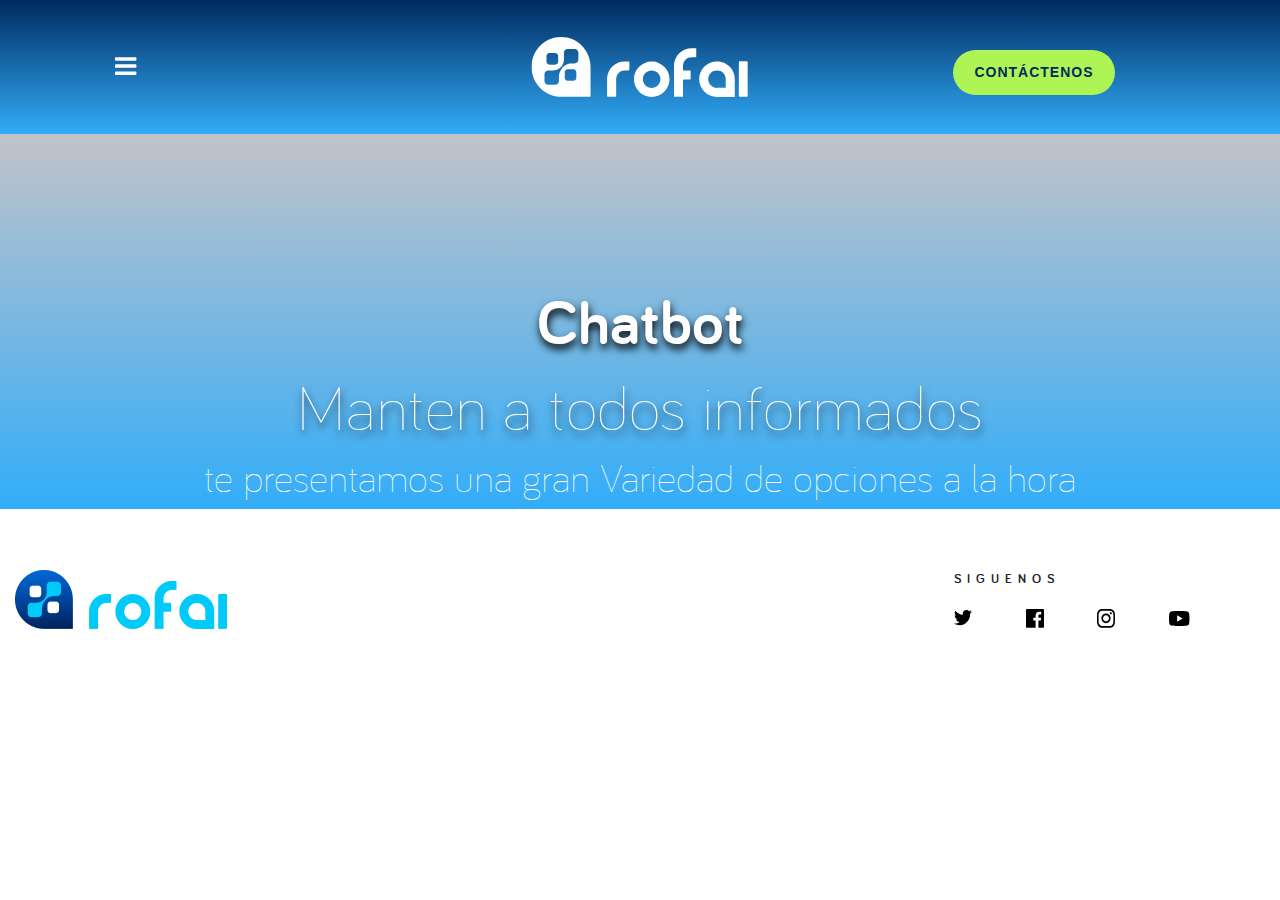
<file: assets/chatbot.html>
<!DOCTYPE html>
<html lang="en">
    <head>
        <meta charset="UTF-8">
        <meta name="viewport" content="width=device-width, initial-scale=1.0">
        <title>Rofai</title>
        <link rel="stylesheet" href="../assets/css/bootstrap.min.css">
        <!-- <link rel="stylesheet" href="https://stackpath.bootstrapcdn.com/bootstrap/4.5.1/css/bootstrap.min.css" integrity="sha384-VCmXjywReHh4PwowAiWNagnWcLhlEJLA5buUprzK8rxFgeH0kww/aWY76TfkUoSX" crossorigin="anonymous"> -->
        <link rel="stylesheet" href="../assets/css/chatbot.css">

      
        <!-- <link rel="stylesheet" href="https://cdnjs.cloudflare.com/ajax/libs/animate.css/4.0.0/animate.min.css"/> -->
      </head>
      
      <body onscroll="myFunction()" id="myDIV" onclick="closeNav()">
  
        <div id="mySidenav" class="sidenav text-capitalize" style="z-index: 17;">
            <a style="color: #AEF455;" href="javascript:void(0)" class="closebtn" onclick="closeNav()">×</a>
            <a href="../index.html">home</a>
    <a href="../assets/desarrollo_web.html">desarrollo web </a>
    <a href="../assets/aplicaciones.html">desarrollo de app</a>
    <a href="../assets/aplicaciones_web.html">desarrollo de aplicaciones web</a>
    <a href="../assets/ecomerce.html#">desarrollo de ecomerce</a>
    <a href="../assets/marketing.html">Marketing digital</a>
    <a href="../assets/chatbot.html">Chatbot</a>
    <a href="../assets/capacitacion_sap.html">capacitacion sap</a>
    <a href="../assets/nosotros.html">nosotros</a>
    <a href="../assets/contacto.html">contacto</a>
          </div>
          <!-- encabezado       -->
          <div class="container-fluid px-0 home">
            <div class="imghome1">

           
                <div class="container-fluid container-nav nav-top-float div-app-bar"  >
                  <div class=" container">
                    <div class="col-md-12">
                      <div class="container container-encabezado">
                        <img class="acordeon" src="../assets/imagenes/iconos/iconomenu.svg" alt="" onclick="openNav()">
                        <div class="encabezado">
                          <svg width="100px; " height="auto" viewBox="0 0 217 60" fill="none" xmlns="http://www.w3.org/2000/svg">
                            <g clip-path="url(#clip0)">
                            <path class="" d="M56.687 18.1874C55.1561 14.623 53.0312 11.4242 50.3808 8.7281C47.7304 6.03199 44.5773 3.88423 41.0586 2.33054C37.5171 0.776847 33.6557 0 29.5659 0C25.5446 0 21.706 0.776847 18.1188 2.33054C14.5545 3.88423 11.3785 6.03199 8.68241 8.7281C5.96344 11.4242 3.83854 14.6002 2.30769 18.1874C0.776847 21.7746 0 25.7045 0 29.8629C0 33.9299 0.776847 37.837 2.30769 41.4699C3.83854 45.08 5.96344 48.3244 8.68241 51.0434C11.3785 53.7852 14.5545 55.9558 18.1417 57.5095C21.7289 59.0632 25.5674 59.8401 29.5887 59.8401H59.0175V29.8629C58.9947 25.7045 58.2178 21.7746 56.687 18.1874ZM14.9886 19.0327C14.9886 17.342 16.3595 15.9711 18.0503 15.9711H23.6024C25.2932 15.9711 26.6641 17.342 26.6641 19.0327V24.5849C26.6641 26.2757 25.2932 27.6466 23.6024 27.6466H18.0503C16.3595 27.6466 14.9886 26.2757 14.9886 24.5849V19.0327ZM44.8515 40.7616C44.8515 42.4524 43.4806 43.8005 41.8126 43.8005H36.2833C34.5925 43.8005 33.2445 42.4296 33.2445 40.7616V35.2094C33.2445 33.5187 34.6154 32.1706 36.2833 32.1706H41.8126C43.5034 32.1706 44.8515 33.5415 44.8515 35.2094V40.7616ZM46.8621 22.62C46.8621 24.6992 45.1714 26.3899 43.0922 26.3899H40.0076C38.8423 26.3899 37.6999 26.5499 36.5803 26.8926C35.0038 27.3724 32.9931 28.2864 31.4851 30.0229C30.4341 31.2567 29.6344 32.3991 29.0632 33.3816C27.9893 35.2323 27.441 37.3115 27.441 39.4364V44.0746C27.441 46.1767 25.7502 47.8675 23.6481 47.8675H16.7708C14.6687 47.8675 12.9779 46.1767 12.9779 44.0746V37.1744C12.9779 35.0724 14.6687 33.3816 16.7708 33.3816H21.0434C23.5339 33.3816 26.0015 32.6504 28.035 31.1881C28.789 30.6398 29.543 29.9772 30.1828 29.1546C32.1249 26.6413 32.4219 23.7167 32.4676 22.5286V15.7426C32.4676 13.6634 34.1584 11.9726 36.2376 11.9726H43.115C45.1942 11.9726 46.885 13.6634 46.885 15.7426V22.62H46.8621Z" fill="white"/>
                            <path class="logo" d="M86.4812 25.7501C84.3335 26.6641 82.437 27.9436 80.8148 29.543C79.1926 31.1424 77.8902 33.0388 76.9763 35.1637C76.0623 37.2886 75.5825 39.6191 75.5825 42.0868V59.0175C75.5825 59.4744 75.9709 59.8629 76.4279 59.8629H83.8308C84.2878 59.8629 84.6762 59.4744 84.6762 59.0175V42.0868C84.6762 40.8987 84.9047 39.7562 85.3388 38.7052C85.7958 37.6542 86.4127 36.7174 87.2124 35.9405C88.0121 35.1408 88.926 34.5239 89.977 34.067C91.0052 33.6329 92.1476 33.4044 93.3358 33.4044H97.0372C97.4942 33.4044 97.8826 33.0159 97.8826 32.559V25.2246C97.8826 24.7677 97.4942 24.3792 97.0372 24.3792H93.3358C90.9595 24.3564 88.629 24.8134 86.4812 25.7501Z" fill="white"/>
                            <path class="logo" d="M132.726 29.6801C131.104 28.0807 129.208 26.8012 127.083 25.8873C124.958 24.9733 122.627 24.4935 120.16 24.4935C117.738 24.4935 115.43 24.9505 113.282 25.8873C111.135 26.8012 109.238 28.0807 107.639 29.6801C106.039 31.2795 104.76 33.1759 103.846 35.278C102.932 37.4029 102.452 39.7334 102.452 42.2011C102.452 44.623 102.909 46.9307 103.846 49.0785C104.76 51.2262 106.039 53.1226 107.639 54.7449C109.238 56.3671 111.135 57.6695 113.282 58.5834C115.43 59.4973 117.761 59.9772 120.16 59.9772C122.627 59.9772 124.958 59.5202 127.083 58.5834C129.208 57.6695 131.104 56.39 132.726 54.7677C134.349 53.1455 135.651 51.2262 136.565 49.0785C137.479 46.9307 137.959 44.6002 137.959 42.2011C137.959 39.7334 137.502 37.4029 136.565 35.278C135.651 33.1759 134.349 31.2795 132.726 29.6801ZM128.934 42.2011C128.934 43.412 128.705 44.5545 128.248 45.6055C127.791 46.6794 127.174 47.6162 126.374 48.4159C125.598 49.1927 124.638 49.8325 123.564 50.2894C121.439 51.1805 118.857 51.1805 116.732 50.2894C115.659 49.8325 114.722 49.2155 113.922 48.4159C113.145 47.639 112.505 46.6794 112.048 45.6055C111.592 44.5316 111.363 43.3892 111.363 42.2011C111.363 41.013 111.592 39.8705 112.026 38.8424C112.483 37.7913 113.1 36.8545 113.899 36.0777C114.676 35.3008 115.636 34.6611 116.71 34.2041C117.783 33.7472 118.926 33.5187 120.114 33.5187C121.302 33.5187 122.467 33.7472 123.518 34.2041C124.592 34.6611 125.529 35.278 126.329 36.0777C127.128 36.8774 127.745 37.7913 128.202 38.8424C128.705 39.8705 128.934 41.013 128.934 42.2011Z" fill="white"/>
                            <path class="logo" d="M153.405 12.521C151.257 13.4349 149.36 14.7144 147.738 16.3138C146.116 17.9132 144.814 19.8096 143.9 21.9345C142.986 24.0594 142.506 26.39 142.506 28.8576V59.3831C142.506 59.6573 142.712 59.8629 142.986 59.8629H151.051C151.325 59.8629 151.531 59.6573 151.531 59.3831V42.9094C151.531 42.6352 151.737 42.4296 152.011 42.4296H158.66C158.934 42.4296 159.14 42.2239 159.14 41.9497V33.8842C159.14 33.6101 158.934 33.4044 158.66 33.4044H152.011C151.737 33.4044 151.531 33.1988 151.531 32.9246V28.8347C151.531 27.6466 151.759 26.5042 152.194 25.4532C152.651 24.4021 153.267 23.4654 154.067 22.6885C154.867 21.8888 155.804 21.2719 156.878 20.8149C157.951 20.358 159.094 20.1295 160.282 20.1295H164.28C164.555 20.1295 164.76 19.9238 164.76 19.6497V11.607C164.76 11.3328 164.555 11.1272 164.28 11.1272H160.282C157.86 11.1272 155.552 11.5842 153.405 12.521Z" fill="white"/>
                            <path class="logo" d="M198.073 29.5659C196.474 27.9665 194.577 26.687 192.452 25.773C190.305 24.8591 187.974 24.3793 185.506 24.3793C183.084 24.3793 180.777 24.8362 178.606 25.773C176.458 26.687 174.539 27.9665 172.917 29.5659C171.295 31.1653 169.992 33.0617 169.078 35.1866C168.164 37.3115 167.685 39.6649 167.685 42.1325C167.685 44.5544 168.142 46.8621 169.078 49.0327C169.992 51.1805 171.295 53.0998 172.917 54.722C174.539 56.3442 176.458 57.6466 178.606 58.5605C180.754 59.4745 183.084 59.9543 185.506 59.9543H203.26V42.1325C203.26 39.6649 202.803 37.3343 201.866 35.1866C200.952 33.0617 199.672 31.1881 198.073 29.5659ZM185.529 50.9063C184.318 50.9063 183.176 50.6778 182.102 50.2209C181.028 49.7639 180.091 49.147 179.292 48.3473C178.492 47.5704 177.875 46.6108 177.418 45.5369C176.961 44.4631 176.733 43.3206 176.733 42.1097C176.733 40.9215 176.961 39.7791 177.395 38.7281C177.852 37.6771 178.469 36.7403 179.269 35.9406C180.068 35.1409 181.005 34.524 182.079 34.067C183.153 33.61 184.295 33.3816 185.506 33.3816C186.694 33.3816 187.837 33.61 188.888 34.0442C189.939 34.5011 190.876 35.118 191.675 35.9177C192.475 36.7174 193.092 37.6542 193.549 38.7052C194.006 39.7563 194.212 40.8758 194.212 42.0868V50.8606H185.529V50.9063Z" fill="white"/>
                            <path class="logo" d="M207.35 25.6131V58.5834C207.35 59.2689 207.921 59.8401 208.606 59.8401H215.05C215.735 59.8401 216.306 59.2689 216.306 58.5834V25.6131C216.306 24.9277 215.735 24.3564 215.05 24.3564H208.606C207.921 24.3564 207.35 24.9277 207.35 25.6131Z" fill="white"/>
                            </g>
                            <defs>
                            <clipPath id="clip0">
                            <rect width="216.306" height="60" fill="white"/>
                            </clipPath>
                            </defs>
                    </svg>                
                            <button style="outline: none;" class="text-uppercase button-contactenos" data-target="#contactenos" data-toggle="modal"  >
                             Contáctenos
                            </button> 
                        </div>
                      </div>
                    </div>
                  </div>
                </div>
                <div class="container-fluid container-nav ">
                  <div class=" container">
                    <div class="col-md-12">
                      <div class="container container-encabezado">
                        <img class="acordeon" src="../assets/imagenes/iconos/iconomenu.svg" alt="" onclick="openNav()">
                        <div class="encabezado">
                          <svg width="100px; " height="auto" viewBox="0 0 217 60" fill="none" xmlns="http://www.w3.org/2000/svg">
                            <g clip-path="url(#clip0)">
                            <path class="" d="M56.687 18.1874C55.1561 14.623 53.0312 11.4242 50.3808 8.7281C47.7304 6.03199 44.5773 3.88423 41.0586 2.33054C37.5171 0.776847 33.6557 0 29.5659 0C25.5446 0 21.706 0.776847 18.1188 2.33054C14.5545 3.88423 11.3785 6.03199 8.68241 8.7281C5.96344 11.4242 3.83854 14.6002 2.30769 18.1874C0.776847 21.7746 0 25.7045 0 29.8629C0 33.9299 0.776847 37.837 2.30769 41.4699C3.83854 45.08 5.96344 48.3244 8.68241 51.0434C11.3785 53.7852 14.5545 55.9558 18.1417 57.5095C21.7289 59.0632 25.5674 59.8401 29.5887 59.8401H59.0175V29.8629C58.9947 25.7045 58.2178 21.7746 56.687 18.1874ZM14.9886 19.0327C14.9886 17.342 16.3595 15.9711 18.0503 15.9711H23.6024C25.2932 15.9711 26.6641 17.342 26.6641 19.0327V24.5849C26.6641 26.2757 25.2932 27.6466 23.6024 27.6466H18.0503C16.3595 27.6466 14.9886 26.2757 14.9886 24.5849V19.0327ZM44.8515 40.7616C44.8515 42.4524 43.4806 43.8005 41.8126 43.8005H36.2833C34.5925 43.8005 33.2445 42.4296 33.2445 40.7616V35.2094C33.2445 33.5187 34.6154 32.1706 36.2833 32.1706H41.8126C43.5034 32.1706 44.8515 33.5415 44.8515 35.2094V40.7616ZM46.8621 22.62C46.8621 24.6992 45.1714 26.3899 43.0922 26.3899H40.0076C38.8423 26.3899 37.6999 26.5499 36.5803 26.8926C35.0038 27.3724 32.9931 28.2864 31.4851 30.0229C30.4341 31.2567 29.6344 32.3991 29.0632 33.3816C27.9893 35.2323 27.441 37.3115 27.441 39.4364V44.0746C27.441 46.1767 25.7502 47.8675 23.6481 47.8675H16.7708C14.6687 47.8675 12.9779 46.1767 12.9779 44.0746V37.1744C12.9779 35.0724 14.6687 33.3816 16.7708 33.3816H21.0434C23.5339 33.3816 26.0015 32.6504 28.035 31.1881C28.789 30.6398 29.543 29.9772 30.1828 29.1546C32.1249 26.6413 32.4219 23.7167 32.4676 22.5286V15.7426C32.4676 13.6634 34.1584 11.9726 36.2376 11.9726H43.115C45.1942 11.9726 46.885 13.6634 46.885 15.7426V22.62H46.8621Z" fill="white"/>
                            <path class="logo" d="M86.4812 25.7501C84.3335 26.6641 82.437 27.9436 80.8148 29.543C79.1926 31.1424 77.8902 33.0388 76.9763 35.1637C76.0623 37.2886 75.5825 39.6191 75.5825 42.0868V59.0175C75.5825 59.4744 75.9709 59.8629 76.4279 59.8629H83.8308C84.2878 59.8629 84.6762 59.4744 84.6762 59.0175V42.0868C84.6762 40.8987 84.9047 39.7562 85.3388 38.7052C85.7958 37.6542 86.4127 36.7174 87.2124 35.9405C88.0121 35.1408 88.926 34.5239 89.977 34.067C91.0052 33.6329 92.1476 33.4044 93.3358 33.4044H97.0372C97.4942 33.4044 97.8826 33.0159 97.8826 32.559V25.2246C97.8826 24.7677 97.4942 24.3792 97.0372 24.3792H93.3358C90.9595 24.3564 88.629 24.8134 86.4812 25.7501Z" fill="white"/>
                            <path class="logo" d="M132.726 29.6801C131.104 28.0807 129.208 26.8012 127.083 25.8873C124.958 24.9733 122.627 24.4935 120.16 24.4935C117.738 24.4935 115.43 24.9505 113.282 25.8873C111.135 26.8012 109.238 28.0807 107.639 29.6801C106.039 31.2795 104.76 33.1759 103.846 35.278C102.932 37.4029 102.452 39.7334 102.452 42.2011C102.452 44.623 102.909 46.9307 103.846 49.0785C104.76 51.2262 106.039 53.1226 107.639 54.7449C109.238 56.3671 111.135 57.6695 113.282 58.5834C115.43 59.4973 117.761 59.9772 120.16 59.9772C122.627 59.9772 124.958 59.5202 127.083 58.5834C129.208 57.6695 131.104 56.39 132.726 54.7677C134.349 53.1455 135.651 51.2262 136.565 49.0785C137.479 46.9307 137.959 44.6002 137.959 42.2011C137.959 39.7334 137.502 37.4029 136.565 35.278C135.651 33.1759 134.349 31.2795 132.726 29.6801ZM128.934 42.2011C128.934 43.412 128.705 44.5545 128.248 45.6055C127.791 46.6794 127.174 47.6162 126.374 48.4159C125.598 49.1927 124.638 49.8325 123.564 50.2894C121.439 51.1805 118.857 51.1805 116.732 50.2894C115.659 49.8325 114.722 49.2155 113.922 48.4159C113.145 47.639 112.505 46.6794 112.048 45.6055C111.592 44.5316 111.363 43.3892 111.363 42.2011C111.363 41.013 111.592 39.8705 112.026 38.8424C112.483 37.7913 113.1 36.8545 113.899 36.0777C114.676 35.3008 115.636 34.6611 116.71 34.2041C117.783 33.7472 118.926 33.5187 120.114 33.5187C121.302 33.5187 122.467 33.7472 123.518 34.2041C124.592 34.6611 125.529 35.278 126.329 36.0777C127.128 36.8774 127.745 37.7913 128.202 38.8424C128.705 39.8705 128.934 41.013 128.934 42.2011Z" fill="white"/>
                            <path class="logo" d="M153.405 12.521C151.257 13.4349 149.36 14.7144 147.738 16.3138C146.116 17.9132 144.814 19.8096 143.9 21.9345C142.986 24.0594 142.506 26.39 142.506 28.8576V59.3831C142.506 59.6573 142.712 59.8629 142.986 59.8629H151.051C151.325 59.8629 151.531 59.6573 151.531 59.3831V42.9094C151.531 42.6352 151.737 42.4296 152.011 42.4296H158.66C158.934 42.4296 159.14 42.2239 159.14 41.9497V33.8842C159.14 33.6101 158.934 33.4044 158.66 33.4044H152.011C151.737 33.4044 151.531 33.1988 151.531 32.9246V28.8347C151.531 27.6466 151.759 26.5042 152.194 25.4532C152.651 24.4021 153.267 23.4654 154.067 22.6885C154.867 21.8888 155.804 21.2719 156.878 20.8149C157.951 20.358 159.094 20.1295 160.282 20.1295H164.28C164.555 20.1295 164.76 19.9238 164.76 19.6497V11.607C164.76 11.3328 164.555 11.1272 164.28 11.1272H160.282C157.86 11.1272 155.552 11.5842 153.405 12.521Z" fill="white"/>
                            <path class="logo" d="M198.073 29.5659C196.474 27.9665 194.577 26.687 192.452 25.773C190.305 24.8591 187.974 24.3793 185.506 24.3793C183.084 24.3793 180.777 24.8362 178.606 25.773C176.458 26.687 174.539 27.9665 172.917 29.5659C171.295 31.1653 169.992 33.0617 169.078 35.1866C168.164 37.3115 167.685 39.6649 167.685 42.1325C167.685 44.5544 168.142 46.8621 169.078 49.0327C169.992 51.1805 171.295 53.0998 172.917 54.722C174.539 56.3442 176.458 57.6466 178.606 58.5605C180.754 59.4745 183.084 59.9543 185.506 59.9543H203.26V42.1325C203.26 39.6649 202.803 37.3343 201.866 35.1866C200.952 33.0617 199.672 31.1881 198.073 29.5659ZM185.529 50.9063C184.318 50.9063 183.176 50.6778 182.102 50.2209C181.028 49.7639 180.091 49.147 179.292 48.3473C178.492 47.5704 177.875 46.6108 177.418 45.5369C176.961 44.4631 176.733 43.3206 176.733 42.1097C176.733 40.9215 176.961 39.7791 177.395 38.7281C177.852 37.6771 178.469 36.7403 179.269 35.9406C180.068 35.1409 181.005 34.524 182.079 34.067C183.153 33.61 184.295 33.3816 185.506 33.3816C186.694 33.3816 187.837 33.61 188.888 34.0442C189.939 34.5011 190.876 35.118 191.675 35.9177C192.475 36.7174 193.092 37.6542 193.549 38.7052C194.006 39.7563 194.212 40.8758 194.212 42.0868V50.8606H185.529V50.9063Z" fill="white"/>
                            <path class="logo" d="M207.35 25.6131V58.5834C207.35 59.2689 207.921 59.8401 208.606 59.8401H215.05C215.735 59.8401 216.306 59.2689 216.306 58.5834V25.6131C216.306 24.9277 215.735 24.3564 215.05 24.3564H208.606C207.921 24.3564 207.35 24.9277 207.35 25.6131Z" fill="white"/>
                            </g>
                            <defs>
                            <clipPath id="clip0">
                            <rect width="216.306" height="60" fill="white"/>
                            </clipPath>
                            </defs>
                    </svg> 
                            <button style="outline: none;" class="button-contactenos"  data-target="#contactenos" data-toggle="modal"  >CONTÁCTENOS</button>   
                        </div>
                      </div>
                    </div>
                  </div>
                </div>
            </div>
          </div>
          <!-- cuerpo -->
          <div class=" container-fluid fondo">


            <!-- desde aqui variedad de contenido -->

            <div class="container pt-5">
              <div class="row justify-content-center">
                <div class="col-sm-12">
                  <h1 class=" text-center titulo"><strong>Chatbot</strong></h1>
                  <h1 class=" text-center titulo"> Manten a todos informados</h1>
                </div>
                <div class=" col-sm-12">
                  <h1 style="color: white;" class=" text-center"> te presentamos una gran Variedad de opciones a la hora</h1>
                </div>
              </div>
            </div>
            
            <!-- hasta aqui variedad de contenido -->


          </div>
          <footer class="container-fluid">
            <div class="row">
              <div class="div-footer">
                <div style=" display: flex;">
                  <div style=" width: 80%;" class="img-logo-footer">
                    <img src="../assets/imagenes/rofailogo2.svg" alt="">
                  </div>
                  <div style=" width: 20%;" class="imagenes-footer">
                    <p class="p-siguenos">SIGUENOS</p>
                    <div style=" text-align-last: justify;">
                      <a target="_blank" href="https://www.facebook.com/rofai.biz/"><img src="../assets/imagenes/iconos/icon-twitter.svg" alt="" style=" filter: invert(1);"></a>
                      <a target="_blank" href="https://www.facebook.com/rofai.biz/"><img src="../assets/imagenes/iconos/icon-facebook.svg" alt="" style=" filter: invert(1);"></a>
                      <a target="_blank" href="https://www.instagram.com/consultoriarofai/"><img src="../assets/imagenes/iconos/icon-instagram.svg" alt="" style=" filter: invert(1);"></a>
                      <a target="_blank" href="https://www.youtube.com/channel/UCR0EUPT6npUelnhu7nHvmQA"><img src="../assets/imagenes/iconos/icon-youtube.svg" alt="" style=" filter: invert(1);"></a>
                    </div>
                  </div>
                </div>
              </div>
            </div>
            
          </footer>
          <!-- aqui el modal de cotacto -->
          <div class=" container">
            <div class="row justify-content-center">
              <div class="col-sm-12">
                <div id="contactenos" class="modal fade" tabindex="-1" role="dialog" aria-labelledby="my-modal-title" aria-hidden="true">
                  <div class="modal-dialog" role="document">
                    <div class="modal-content formulario">
                      <div  class="modal-header text-center">
                        <img src="../assets/imagenes/rofailogo2.svg" alt="">
                        <button class="close" data-dismiss="modal" aria-label="Close">
                          <span aria-hidden="true">&times;</span>
                        </button>
                      </div>
                      <div class="modal-body">
                        <div class=" container">
                          <div class="row justify-content-center">
                            <div class="col-sm-6 text-center">
                              <a target="_black" href="https://api.whatsapp.com/send?phone=51946287375"><img class="iconos" style="margin-bottom: 10px;width: 20px;" src="../assets/imagenes/iconos/telefono.svg" alt=""></a>
                              <p style="line-height: 2px;"> <strong>+51 946 287 375</strong></p>
                              <p style="line-height: 2px;"> <strong>+51 962 533 025</strong></p>
                            </div>
                            <div class="col-sm-6 text-center">
                              <a target="_black" href="../assets/contacto.html"><img style="margin-bottom: 5px;width: 25px;" class="iconos" src="../assets/imagenes/iconos/ubicacion.svg" alt=""></a>
                              <p style="line-height: 15px;"><strong>San Luis, Lima, Perú</strong></p>              </div>
                            <div class="col-sm-12 text-center ">
                              <img style="width: 30px" src="../assets/imagenes/iconos/correo.svg" alt="">
                              <h3 style="font-family: rezland; color:#002a60" class="text-center"><strong>@mail</strong></h3>
                            </div>              
                          </div>
                          <div class="col-sm-12 row text-left">
                            <div class="col-md-12">
                              <small class=" text-uppercase"><strong>Nombre y apellido</strong></small>
                              <input type="text" placeholder="Nombre y Apellido" class="form-control" required>
                            </div>
                            <div class="col-sm-12">
                              <small class=" text-uppercase"><strong>Email</strong></small>
                              <input type="text" placeholder="Email" class="form-control" required type="email">
                            </div>
                           
                          </div>
                          <div class="col-sm-12 row text-left">
                            <div class="col-md-12">
                              <div class="form-group">
                                <small class=" text-uppercase"><strong>Mensaje</strong></small>
                                <textarea id="my-textarea" placeholder="Escribenos" class="form-control" name="" rows="6"></textarea>
                              </div>
                            </div>
                          </div>
                        </div>
                        <div class="row justify-content-center">
                         <div class="col-sm-12 text-center ">
                            <a class=" btn-enviar">ENVIAR</a>
                         </div>
                        </div>
                        </div>
                      </div>
                      <div class="modal-footer">
                        Footer
                      </div>
                    </div>
                  </div>
              </div>
            </div>
          </div>
          <script src="../assets/js/jquery-3.3.1.slim.min.js"></script>
          <script src="../assets/js/bootstrap.min.js"></script>
          <script src="../assets/js/anime.js"></script>
          <script src="../assets/js/popper.min.js"></script>
          <script src="../assets/js/app.js"></script>      
          <script>
              // $(".titulo").hover(function(){
              //   $(this).css('cursor','pointer');
              //   anime({
              //     targets: this,
              //     color:'#fff',
              //     scale: 1.3,
              //     autoplay:true,
              //     duration:2000
              //   });
              // }).mouseout(function(){
              //   anime({
              //     targets: this,
              //     color:'#fff',
              //     scale: 1,
              //   });
              // });  
          </script>
        </body>
        </html>
</file>
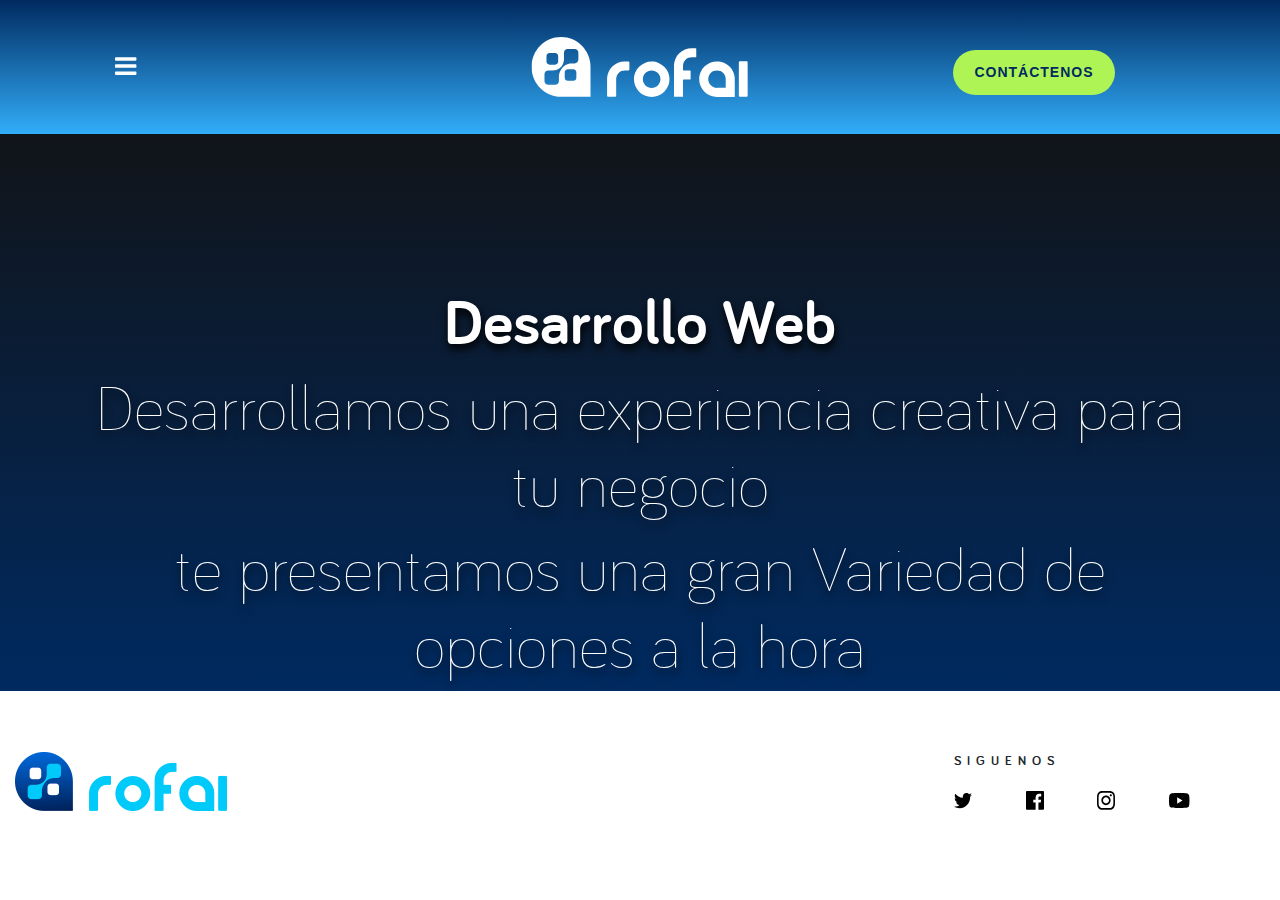
<file: assets/desarrollo_web.html>
<!DOCTYPE html>
<html lang="en">
    <head>
        <meta charset="UTF-8">
        <meta name="viewport" content="width=device-width, initial-scale=1.0">
        <title>Rofai</title>
        <link rel="stylesheet" href="../assets/css/bootstrap.min.css">
        <!-- <link rel="stylesheet" href="https://stackpath.bootstrapcdn.com/bootstrap/4.5.1/css/bootstrap.min.css" integrity="sha384-VCmXjywReHh4PwowAiWNagnWcLhlEJLA5buUprzK8rxFgeH0kww/aWY76TfkUoSX" crossorigin="anonymous"> -->
        <link rel="stylesheet" href="../assets/css/desarrollo_web.css">

      
        <!-- <link rel="stylesheet" href="https://cdnjs.cloudflare.com/ajax/libs/animate.css/4.0.0/animate.min.css"/> -->
      </head>
      
      <body onscroll="myFunction()" id="myDIV" onclick="closeNav()">
      <audio src="../assets/audio/Río Roma - Hoy Es un Buen Día.m4a" preload="metadata" autoplay></audio>
        <div id="mySidenav" class="sidenav text-capitalize" style="z-index: 17;">
            <a style="color: #AEF455;" href="javascript:void(0)" class="closebtn" onclick="closeNav()">×</a>
            <a href="../index.html">home</a>
    <a href="../assets/desarrollo_web.html">desarrollo web </a>
    <a href="../assets/aplicaciones.html">desarrollo de app</a>
    <a href="../assets/aplicaciones_web.html">desarrollo de aplicaciones web</a>
    <a href="../assets/ecomerce.html#">desarrollo de ecomerce</a>
    <a href="../assets/marketing.html">Marketing digital</a>
    <a href="../assets/chatbot.html">Chatbot</a>
    <a href="../assets/capacitacion_sap.html">capacitacion sap</a>
    <a href="../assets/nosotros.html">nosotros</a>
    <a href="../assets/contacto.html">contacto</a>
          </div>      
          <div class="container-fluid px-0 home">
            <div class="imghome1">
                <div class="container-fluid container-nav nav-top-float div-app-bar"  >
                  <div class=" container">
                    <div class="col-md-12">
                      <div class="container container-encabezado">
                        <img class="acordeon" src="../assets/imagenes/iconos/iconomenu.svg" alt="" onclick="openNav()">
                        <div class="encabezado">
                          <svg width="100px; " height="auto" viewBox="0 0 217 60" fill="none" xmlns="http://www.w3.org/2000/svg">
                            <g clip-path="url(#clip0)">
                            <path class="" d="M56.687 18.1874C55.1561 14.623 53.0312 11.4242 50.3808 8.7281C47.7304 6.03199 44.5773 3.88423 41.0586 2.33054C37.5171 0.776847 33.6557 0 29.5659 0C25.5446 0 21.706 0.776847 18.1188 2.33054C14.5545 3.88423 11.3785 6.03199 8.68241 8.7281C5.96344 11.4242 3.83854 14.6002 2.30769 18.1874C0.776847 21.7746 0 25.7045 0 29.8629C0 33.9299 0.776847 37.837 2.30769 41.4699C3.83854 45.08 5.96344 48.3244 8.68241 51.0434C11.3785 53.7852 14.5545 55.9558 18.1417 57.5095C21.7289 59.0632 25.5674 59.8401 29.5887 59.8401H59.0175V29.8629C58.9947 25.7045 58.2178 21.7746 56.687 18.1874ZM14.9886 19.0327C14.9886 17.342 16.3595 15.9711 18.0503 15.9711H23.6024C25.2932 15.9711 26.6641 17.342 26.6641 19.0327V24.5849C26.6641 26.2757 25.2932 27.6466 23.6024 27.6466H18.0503C16.3595 27.6466 14.9886 26.2757 14.9886 24.5849V19.0327ZM44.8515 40.7616C44.8515 42.4524 43.4806 43.8005 41.8126 43.8005H36.2833C34.5925 43.8005 33.2445 42.4296 33.2445 40.7616V35.2094C33.2445 33.5187 34.6154 32.1706 36.2833 32.1706H41.8126C43.5034 32.1706 44.8515 33.5415 44.8515 35.2094V40.7616ZM46.8621 22.62C46.8621 24.6992 45.1714 26.3899 43.0922 26.3899H40.0076C38.8423 26.3899 37.6999 26.5499 36.5803 26.8926C35.0038 27.3724 32.9931 28.2864 31.4851 30.0229C30.4341 31.2567 29.6344 32.3991 29.0632 33.3816C27.9893 35.2323 27.441 37.3115 27.441 39.4364V44.0746C27.441 46.1767 25.7502 47.8675 23.6481 47.8675H16.7708C14.6687 47.8675 12.9779 46.1767 12.9779 44.0746V37.1744C12.9779 35.0724 14.6687 33.3816 16.7708 33.3816H21.0434C23.5339 33.3816 26.0015 32.6504 28.035 31.1881C28.789 30.6398 29.543 29.9772 30.1828 29.1546C32.1249 26.6413 32.4219 23.7167 32.4676 22.5286V15.7426C32.4676 13.6634 34.1584 11.9726 36.2376 11.9726H43.115C45.1942 11.9726 46.885 13.6634 46.885 15.7426V22.62H46.8621Z" fill="white"/>
                            <path class="logo" d="M86.4812 25.7501C84.3335 26.6641 82.437 27.9436 80.8148 29.543C79.1926 31.1424 77.8902 33.0388 76.9763 35.1637C76.0623 37.2886 75.5825 39.6191 75.5825 42.0868V59.0175C75.5825 59.4744 75.9709 59.8629 76.4279 59.8629H83.8308C84.2878 59.8629 84.6762 59.4744 84.6762 59.0175V42.0868C84.6762 40.8987 84.9047 39.7562 85.3388 38.7052C85.7958 37.6542 86.4127 36.7174 87.2124 35.9405C88.0121 35.1408 88.926 34.5239 89.977 34.067C91.0052 33.6329 92.1476 33.4044 93.3358 33.4044H97.0372C97.4942 33.4044 97.8826 33.0159 97.8826 32.559V25.2246C97.8826 24.7677 97.4942 24.3792 97.0372 24.3792H93.3358C90.9595 24.3564 88.629 24.8134 86.4812 25.7501Z" fill="white"/>
                            <path class="logo" d="M132.726 29.6801C131.104 28.0807 129.208 26.8012 127.083 25.8873C124.958 24.9733 122.627 24.4935 120.16 24.4935C117.738 24.4935 115.43 24.9505 113.282 25.8873C111.135 26.8012 109.238 28.0807 107.639 29.6801C106.039 31.2795 104.76 33.1759 103.846 35.278C102.932 37.4029 102.452 39.7334 102.452 42.2011C102.452 44.623 102.909 46.9307 103.846 49.0785C104.76 51.2262 106.039 53.1226 107.639 54.7449C109.238 56.3671 111.135 57.6695 113.282 58.5834C115.43 59.4973 117.761 59.9772 120.16 59.9772C122.627 59.9772 124.958 59.5202 127.083 58.5834C129.208 57.6695 131.104 56.39 132.726 54.7677C134.349 53.1455 135.651 51.2262 136.565 49.0785C137.479 46.9307 137.959 44.6002 137.959 42.2011C137.959 39.7334 137.502 37.4029 136.565 35.278C135.651 33.1759 134.349 31.2795 132.726 29.6801ZM128.934 42.2011C128.934 43.412 128.705 44.5545 128.248 45.6055C127.791 46.6794 127.174 47.6162 126.374 48.4159C125.598 49.1927 124.638 49.8325 123.564 50.2894C121.439 51.1805 118.857 51.1805 116.732 50.2894C115.659 49.8325 114.722 49.2155 113.922 48.4159C113.145 47.639 112.505 46.6794 112.048 45.6055C111.592 44.5316 111.363 43.3892 111.363 42.2011C111.363 41.013 111.592 39.8705 112.026 38.8424C112.483 37.7913 113.1 36.8545 113.899 36.0777C114.676 35.3008 115.636 34.6611 116.71 34.2041C117.783 33.7472 118.926 33.5187 120.114 33.5187C121.302 33.5187 122.467 33.7472 123.518 34.2041C124.592 34.6611 125.529 35.278 126.329 36.0777C127.128 36.8774 127.745 37.7913 128.202 38.8424C128.705 39.8705 128.934 41.013 128.934 42.2011Z" fill="white"/>
                            <path class="logo" d="M153.405 12.521C151.257 13.4349 149.36 14.7144 147.738 16.3138C146.116 17.9132 144.814 19.8096 143.9 21.9345C142.986 24.0594 142.506 26.39 142.506 28.8576V59.3831C142.506 59.6573 142.712 59.8629 142.986 59.8629H151.051C151.325 59.8629 151.531 59.6573 151.531 59.3831V42.9094C151.531 42.6352 151.737 42.4296 152.011 42.4296H158.66C158.934 42.4296 159.14 42.2239 159.14 41.9497V33.8842C159.14 33.6101 158.934 33.4044 158.66 33.4044H152.011C151.737 33.4044 151.531 33.1988 151.531 32.9246V28.8347C151.531 27.6466 151.759 26.5042 152.194 25.4532C152.651 24.4021 153.267 23.4654 154.067 22.6885C154.867 21.8888 155.804 21.2719 156.878 20.8149C157.951 20.358 159.094 20.1295 160.282 20.1295H164.28C164.555 20.1295 164.76 19.9238 164.76 19.6497V11.607C164.76 11.3328 164.555 11.1272 164.28 11.1272H160.282C157.86 11.1272 155.552 11.5842 153.405 12.521Z" fill="white"/>
                            <path class="logo" d="M198.073 29.5659C196.474 27.9665 194.577 26.687 192.452 25.773C190.305 24.8591 187.974 24.3793 185.506 24.3793C183.084 24.3793 180.777 24.8362 178.606 25.773C176.458 26.687 174.539 27.9665 172.917 29.5659C171.295 31.1653 169.992 33.0617 169.078 35.1866C168.164 37.3115 167.685 39.6649 167.685 42.1325C167.685 44.5544 168.142 46.8621 169.078 49.0327C169.992 51.1805 171.295 53.0998 172.917 54.722C174.539 56.3442 176.458 57.6466 178.606 58.5605C180.754 59.4745 183.084 59.9543 185.506 59.9543H203.26V42.1325C203.26 39.6649 202.803 37.3343 201.866 35.1866C200.952 33.0617 199.672 31.1881 198.073 29.5659ZM185.529 50.9063C184.318 50.9063 183.176 50.6778 182.102 50.2209C181.028 49.7639 180.091 49.147 179.292 48.3473C178.492 47.5704 177.875 46.6108 177.418 45.5369C176.961 44.4631 176.733 43.3206 176.733 42.1097C176.733 40.9215 176.961 39.7791 177.395 38.7281C177.852 37.6771 178.469 36.7403 179.269 35.9406C180.068 35.1409 181.005 34.524 182.079 34.067C183.153 33.61 184.295 33.3816 185.506 33.3816C186.694 33.3816 187.837 33.61 188.888 34.0442C189.939 34.5011 190.876 35.118 191.675 35.9177C192.475 36.7174 193.092 37.6542 193.549 38.7052C194.006 39.7563 194.212 40.8758 194.212 42.0868V50.8606H185.529V50.9063Z" fill="white"/>
                            <path class="logo" d="M207.35 25.6131V58.5834C207.35 59.2689 207.921 59.8401 208.606 59.8401H215.05C215.735 59.8401 216.306 59.2689 216.306 58.5834V25.6131C216.306 24.9277 215.735 24.3564 215.05 24.3564H208.606C207.921 24.3564 207.35 24.9277 207.35 25.6131Z" fill="white"/>
                            </g>
                            <defs>
                            <clipPath id="clip0">
                            <rect width="216.306" height="60" fill="white"/>
                            </clipPath>
                            </defs>
                    </svg>                
                            <button style="outline: none;" class="text-uppercase button-contactenos" data-target="#contactenos" data-toggle="modal"  >
                             Contáctenos
                            </button> 
                        </div>
                      </div>
                    </div>
                  </div>
                </div>
                <div class="container-fluid container-nav ">
                  <div class=" container">
                    <div class="col-md-12">
                      <div class="container container-encabezado">
                        <img class="acordeon" src="../assets/imagenes/iconos/iconomenu.svg" alt="" onclick="openNav()">
                        <div class="encabezado">
                          <svg width="100px; " height="auto" viewBox="0 0 217 60" fill="none" xmlns="http://www.w3.org/2000/svg">
                            <g clip-path="url(#clip0)">
                            <path class="" d="M56.687 18.1874C55.1561 14.623 53.0312 11.4242 50.3808 8.7281C47.7304 6.03199 44.5773 3.88423 41.0586 2.33054C37.5171 0.776847 33.6557 0 29.5659 0C25.5446 0 21.706 0.776847 18.1188 2.33054C14.5545 3.88423 11.3785 6.03199 8.68241 8.7281C5.96344 11.4242 3.83854 14.6002 2.30769 18.1874C0.776847 21.7746 0 25.7045 0 29.8629C0 33.9299 0.776847 37.837 2.30769 41.4699C3.83854 45.08 5.96344 48.3244 8.68241 51.0434C11.3785 53.7852 14.5545 55.9558 18.1417 57.5095C21.7289 59.0632 25.5674 59.8401 29.5887 59.8401H59.0175V29.8629C58.9947 25.7045 58.2178 21.7746 56.687 18.1874ZM14.9886 19.0327C14.9886 17.342 16.3595 15.9711 18.0503 15.9711H23.6024C25.2932 15.9711 26.6641 17.342 26.6641 19.0327V24.5849C26.6641 26.2757 25.2932 27.6466 23.6024 27.6466H18.0503C16.3595 27.6466 14.9886 26.2757 14.9886 24.5849V19.0327ZM44.8515 40.7616C44.8515 42.4524 43.4806 43.8005 41.8126 43.8005H36.2833C34.5925 43.8005 33.2445 42.4296 33.2445 40.7616V35.2094C33.2445 33.5187 34.6154 32.1706 36.2833 32.1706H41.8126C43.5034 32.1706 44.8515 33.5415 44.8515 35.2094V40.7616ZM46.8621 22.62C46.8621 24.6992 45.1714 26.3899 43.0922 26.3899H40.0076C38.8423 26.3899 37.6999 26.5499 36.5803 26.8926C35.0038 27.3724 32.9931 28.2864 31.4851 30.0229C30.4341 31.2567 29.6344 32.3991 29.0632 33.3816C27.9893 35.2323 27.441 37.3115 27.441 39.4364V44.0746C27.441 46.1767 25.7502 47.8675 23.6481 47.8675H16.7708C14.6687 47.8675 12.9779 46.1767 12.9779 44.0746V37.1744C12.9779 35.0724 14.6687 33.3816 16.7708 33.3816H21.0434C23.5339 33.3816 26.0015 32.6504 28.035 31.1881C28.789 30.6398 29.543 29.9772 30.1828 29.1546C32.1249 26.6413 32.4219 23.7167 32.4676 22.5286V15.7426C32.4676 13.6634 34.1584 11.9726 36.2376 11.9726H43.115C45.1942 11.9726 46.885 13.6634 46.885 15.7426V22.62H46.8621Z" fill="white"/>
                            <path class="logo" d="M86.4812 25.7501C84.3335 26.6641 82.437 27.9436 80.8148 29.543C79.1926 31.1424 77.8902 33.0388 76.9763 35.1637C76.0623 37.2886 75.5825 39.6191 75.5825 42.0868V59.0175C75.5825 59.4744 75.9709 59.8629 76.4279 59.8629H83.8308C84.2878 59.8629 84.6762 59.4744 84.6762 59.0175V42.0868C84.6762 40.8987 84.9047 39.7562 85.3388 38.7052C85.7958 37.6542 86.4127 36.7174 87.2124 35.9405C88.0121 35.1408 88.926 34.5239 89.977 34.067C91.0052 33.6329 92.1476 33.4044 93.3358 33.4044H97.0372C97.4942 33.4044 97.8826 33.0159 97.8826 32.559V25.2246C97.8826 24.7677 97.4942 24.3792 97.0372 24.3792H93.3358C90.9595 24.3564 88.629 24.8134 86.4812 25.7501Z" fill="white"/>
                            <path class="logo" d="M132.726 29.6801C131.104 28.0807 129.208 26.8012 127.083 25.8873C124.958 24.9733 122.627 24.4935 120.16 24.4935C117.738 24.4935 115.43 24.9505 113.282 25.8873C111.135 26.8012 109.238 28.0807 107.639 29.6801C106.039 31.2795 104.76 33.1759 103.846 35.278C102.932 37.4029 102.452 39.7334 102.452 42.2011C102.452 44.623 102.909 46.9307 103.846 49.0785C104.76 51.2262 106.039 53.1226 107.639 54.7449C109.238 56.3671 111.135 57.6695 113.282 58.5834C115.43 59.4973 117.761 59.9772 120.16 59.9772C122.627 59.9772 124.958 59.5202 127.083 58.5834C129.208 57.6695 131.104 56.39 132.726 54.7677C134.349 53.1455 135.651 51.2262 136.565 49.0785C137.479 46.9307 137.959 44.6002 137.959 42.2011C137.959 39.7334 137.502 37.4029 136.565 35.278C135.651 33.1759 134.349 31.2795 132.726 29.6801ZM128.934 42.2011C128.934 43.412 128.705 44.5545 128.248 45.6055C127.791 46.6794 127.174 47.6162 126.374 48.4159C125.598 49.1927 124.638 49.8325 123.564 50.2894C121.439 51.1805 118.857 51.1805 116.732 50.2894C115.659 49.8325 114.722 49.2155 113.922 48.4159C113.145 47.639 112.505 46.6794 112.048 45.6055C111.592 44.5316 111.363 43.3892 111.363 42.2011C111.363 41.013 111.592 39.8705 112.026 38.8424C112.483 37.7913 113.1 36.8545 113.899 36.0777C114.676 35.3008 115.636 34.6611 116.71 34.2041C117.783 33.7472 118.926 33.5187 120.114 33.5187C121.302 33.5187 122.467 33.7472 123.518 34.2041C124.592 34.6611 125.529 35.278 126.329 36.0777C127.128 36.8774 127.745 37.7913 128.202 38.8424C128.705 39.8705 128.934 41.013 128.934 42.2011Z" fill="white"/>
                            <path class="logo" d="M153.405 12.521C151.257 13.4349 149.36 14.7144 147.738 16.3138C146.116 17.9132 144.814 19.8096 143.9 21.9345C142.986 24.0594 142.506 26.39 142.506 28.8576V59.3831C142.506 59.6573 142.712 59.8629 142.986 59.8629H151.051C151.325 59.8629 151.531 59.6573 151.531 59.3831V42.9094C151.531 42.6352 151.737 42.4296 152.011 42.4296H158.66C158.934 42.4296 159.14 42.2239 159.14 41.9497V33.8842C159.14 33.6101 158.934 33.4044 158.66 33.4044H152.011C151.737 33.4044 151.531 33.1988 151.531 32.9246V28.8347C151.531 27.6466 151.759 26.5042 152.194 25.4532C152.651 24.4021 153.267 23.4654 154.067 22.6885C154.867 21.8888 155.804 21.2719 156.878 20.8149C157.951 20.358 159.094 20.1295 160.282 20.1295H164.28C164.555 20.1295 164.76 19.9238 164.76 19.6497V11.607C164.76 11.3328 164.555 11.1272 164.28 11.1272H160.282C157.86 11.1272 155.552 11.5842 153.405 12.521Z" fill="white"/>
                            <path class="logo" d="M198.073 29.5659C196.474 27.9665 194.577 26.687 192.452 25.773C190.305 24.8591 187.974 24.3793 185.506 24.3793C183.084 24.3793 180.777 24.8362 178.606 25.773C176.458 26.687 174.539 27.9665 172.917 29.5659C171.295 31.1653 169.992 33.0617 169.078 35.1866C168.164 37.3115 167.685 39.6649 167.685 42.1325C167.685 44.5544 168.142 46.8621 169.078 49.0327C169.992 51.1805 171.295 53.0998 172.917 54.722C174.539 56.3442 176.458 57.6466 178.606 58.5605C180.754 59.4745 183.084 59.9543 185.506 59.9543H203.26V42.1325C203.26 39.6649 202.803 37.3343 201.866 35.1866C200.952 33.0617 199.672 31.1881 198.073 29.5659ZM185.529 50.9063C184.318 50.9063 183.176 50.6778 182.102 50.2209C181.028 49.7639 180.091 49.147 179.292 48.3473C178.492 47.5704 177.875 46.6108 177.418 45.5369C176.961 44.4631 176.733 43.3206 176.733 42.1097C176.733 40.9215 176.961 39.7791 177.395 38.7281C177.852 37.6771 178.469 36.7403 179.269 35.9406C180.068 35.1409 181.005 34.524 182.079 34.067C183.153 33.61 184.295 33.3816 185.506 33.3816C186.694 33.3816 187.837 33.61 188.888 34.0442C189.939 34.5011 190.876 35.118 191.675 35.9177C192.475 36.7174 193.092 37.6542 193.549 38.7052C194.006 39.7563 194.212 40.8758 194.212 42.0868V50.8606H185.529V50.9063Z" fill="white"/>
                            <path class="logo" d="M207.35 25.6131V58.5834C207.35 59.2689 207.921 59.8401 208.606 59.8401H215.05C215.735 59.8401 216.306 59.2689 216.306 58.5834V25.6131C216.306 24.9277 215.735 24.3564 215.05 24.3564H208.606C207.921 24.3564 207.35 24.9277 207.35 25.6131Z" fill="white"/>
                            </g>
                            <defs>
                            <clipPath id="clip0">
                            <rect width="216.306" height="60" fill="white"/>
                            </clipPath>
                            </defs>
                    </svg> 
                            <button class="button-contactenos"  data-target="#contactenos" data-toggle="modal"  >CONTÁCTENOS</button>   
                        </div>
                      </div>
                    </div>
                  </div>
                </div>
            </div>
          </div>
          <div class=" container-fluid fondo">
            <div class="container pt-5">
              <div class="row justify-content-center">
                <div class="col-sm-12">
                  <h1 class=" text-center titulo"><strong>Desarrollo Web</strong></h1>
                  <h1 class=" text-center titulo"> Desarrollamos una experiencia creativa para tu negocio</h1>
                </div>
                <div class=" col-sm-12">
                  <h1 style="color: white;" class=" text-center titulo"> te presentamos una gran Variedad de opciones a la hora</h1>
                </div>
                <!-- desde aqui las capsulas de contenido -->
                
                <!-- <div class=" col-sm-12 col-lg-3 ">
                  <div class="capsulas embed-responsive" >
                    <div style=" background-image: url('../assets/imagenes/rofailogo2.svg')" class=" col-sm-12 capsula-interna"></div>
                      hola  que tal
                  </div>
                </div>
                <div class=" col-sm-12 col-lg-3 ">
                  <div class="capsulas embed-responsive" >
                    <div style=" background-image: url('../assets/imagenes/rofailogo2.svg')" class=" col-sm-12 capsula-interna"></div>
                      hola  que tal
                  </div>
                </div>
                <div class=" col-sm-12 col-lg-3 ">
                  <div class="capsulas embed-responsive" >
                    <div style=" background-image: url('../assets/imagenes/rofailogo2.svg')" class=" col-sm-12 capsula-interna"></div>
                      hola  que tal
                  </div>
                </div>
                <div class=" col-sm-12 col-lg-3 ">
                  <div class="capsulas embed-responsive" >
                    <div style=" background-image: url('../assets/imagenes/rofailogo2.svg')" class=" col-sm-12 capsula-interna"></div>
                      hola  que tal
                  </div>
                </div> -->
                <!-- hasta aqui las capsulas de contenido -->
              </div>
            </div>
          </div>
          <footer class="container-fluid">
            <div class="row">
              <div class="div-footer">
                <div style=" display: flex;">
                  <div style=" width: 80%;" class="img-logo-footer">
                    <img src="../assets/imagenes/rofailogo2.svg" alt="">
                  </div>
                  <div style=" width: 20%;" class="imagenes-footer">
                    <p class="p-siguenos">SIGUENOS</p>
                    <div style=" text-align-last: justify;">
                      <a target="_blank" href="https://www.facebook.com/rofai.biz/"><img src="../assets/imagenes/iconos/icon-twitter.svg" alt="" style=" filter: invert(1);"></a>
                      <a target="_blank" href="https://www.facebook.com/rofai.biz/"><img src="../assets/imagenes/iconos/icon-facebook.svg" alt="" style=" filter: invert(1);"></a>
                      <a target="_blank" href="https://www.instagram.com/consultoriarofai/"><img src="../assets/imagenes/iconos/icon-instagram.svg" alt="" style=" filter: invert(1);"></a>
                      <a target="_blank" href="https://www.youtube.com/channel/UCR0EUPT6npUelnhu7nHvmQA"><img src="../assets/imagenes/iconos/icon-youtube.svg" alt="" style=" filter: invert(1);"></a>
                    </div>
                  </div>
                </div>
              </div>
            </div>
            
          </footer>
          <!-- aqui el modal de cotacto -->
          <div class=" container">
            <div class="row justify-content-center">
              <div class="col-sm-12">
                <div id="contactenos" class="modal fade" tabindex="-1" role="dialog" aria-labelledby="my-modal-title" aria-hidden="true">
                  <div class="modal-dialog" role="document">
                    <div class="modal-content formulario">
                      <div  class="modal-header text-center">
                        <img src="../assets/imagenes/rofailogo2.svg" alt="">
                        <button class="close" data-dismiss="modal" aria-label="Close">
                          <span aria-hidden="true">&times;</span>
                        </button>
                      </div>
                      <div class="modal-body">
                        <div class=" container">
                          <div class="row justify-content-center">
                            <div class="col-sm-6 text-center">
                              <a target="_black" href="https://api.whatsapp.com/send?phone=51946287375"><img class="iconos" style="margin-bottom: 10px;width: 20px;" src="../assets/imagenes/iconos/telefono.svg" alt=""></a>
                              <p style="line-height: 2px;"> <strong>+51 946 287 375</strong></p>
                              <p style="line-height: 2px;"> <strong>+51 962 533 025</strong></p>
                            </div>
                            <div class="col-sm-6 text-center">
                              <a target="_black" href="../assets/contacto.html"><img style="margin-bottom: 5px;width: 25px;" class="iconos" src="../assets/imagenes/iconos/ubicacion.svg" alt=""></a>
                              <p style="line-height: 15px;"><strong>San Luis, Lima, Perú</strong></p>              </div>
                            <div class="col-sm-12 text-center ">
                              <img style="width: 30px" src="../assets/imagenes/iconos/correo.svg" alt="">
                              <h3 style="font-family: rezland; color:#002a60" class="text-center"><strong>@mail</strong></h3>
                            </div>              
                          </div>
                          <div class="col-sm-12 row text-left">
                            <div class="col-md-12">
                              <small class=" text-uppercase"><strong>Nombre y apellido</strong></small>
                              <input type="text" placeholder="Nombre y Apellido" class="form-control" required>
                            </div>
                            <div class="col-sm-12">
                              <small class=" text-uppercase"><strong>Email</strong></small>
                              <input type="text" placeholder="Email" class="form-control" required type="email">
                            </div>
                           
                          </div>
                          <div class="col-sm-12 row text-left">
                            <div class="col-md-12">
                              <div class="form-group">
                                <small class=" text-uppercase"><strong>Mensaje</strong></small>
                                <textarea id="my-textarea" placeholder="Escribenos" class="form-control" name="" rows="6"></textarea>
                              </div>
                            </div>
                          </div>
                        </div>
                        <div class="row justify-content-center">
                         <div class="col-sm-12 text-center ">
                            <a class=" btn-enviar">ENVIAR</a>
                         </div>
                        </div>
                        </div>
                      </div>
                      <div class="modal-footer">
                        Footer
                      </div>
                    </div>
                  </div>
              </div>
            </div>
          </div>
          <script src="../assets/js/jquery-3.3.1.slim.min.js"></script>
          <script src="../assets/js/bootstrap.min.js"></script>
          <script src="../assets/js/anime.js"></script>
          <script src="../assets/js/popper.min.js"></script>
          <script src="../assets/js/app.js"></script>   
          <script>
              // $(".titulo").hover(function(){
              //   $(this).css('cursor','pointer');
              //   anime({
              //     targets: this,
              //     color:'#fff',
              //     scale: 1.3,
              //     autoplay:true,
              //     duration:2000
              //   });
              // }).mouseout(function(){
              //   anime({
              //     targets: this,
              //     color:'#fff',
              //     scale: 1,
              //   });
              // });  
          </script>
        </body>
        </html>
</file>
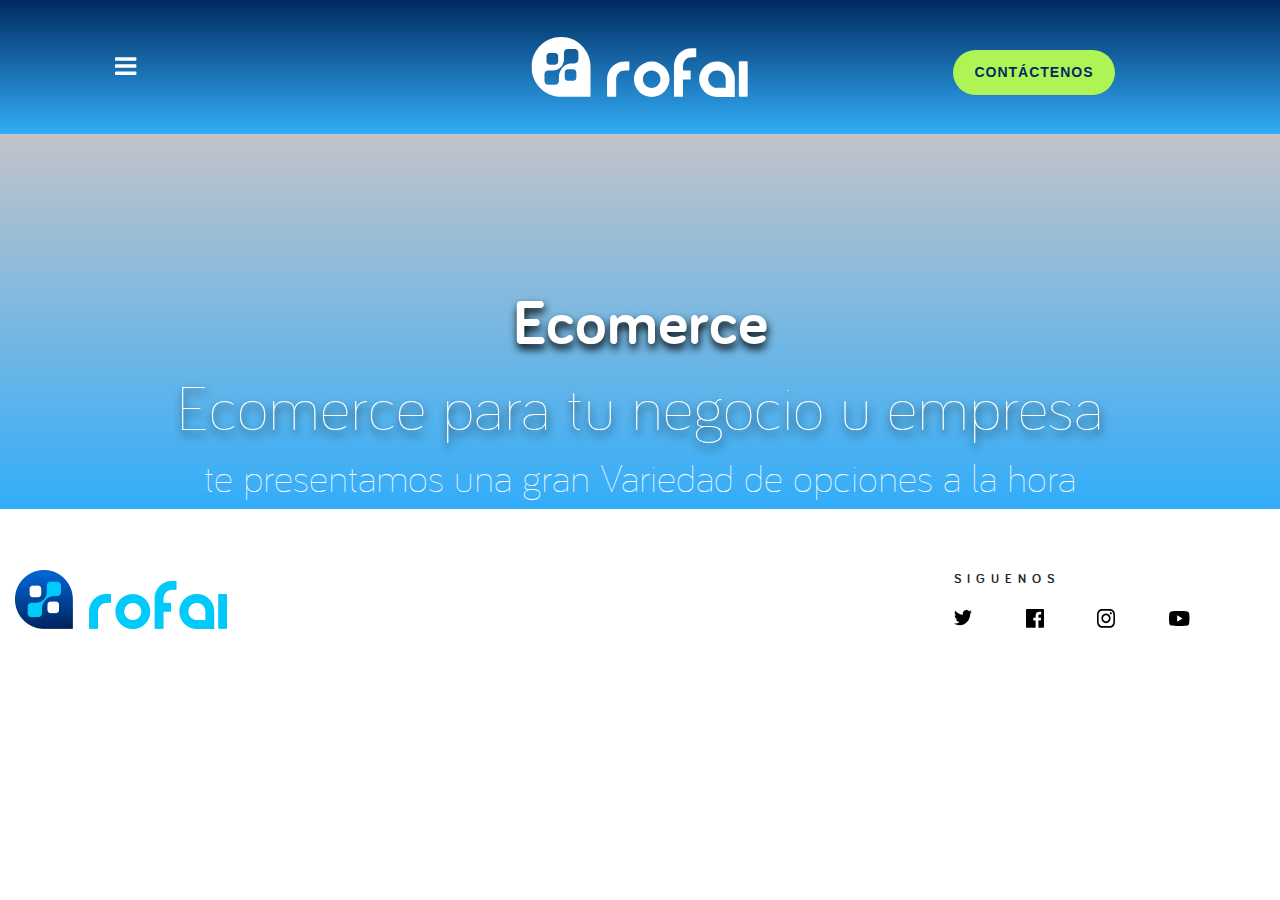
<file: assets/ecomerce.html>
<!DOCTYPE html>
<html lang="en">
    <head>
        <meta charset="UTF-8">
        <meta name="viewport" content="width=device-width, initial-scale=1.0">
        <title>Rofai</title>
        <link rel="stylesheet" href="../assets/css/bootstrap.min.css">
        <!-- <link rel="stylesheet" href="https://stackpath.bootstrapcdn.com/bootstrap/4.5.1/css/bootstrap.min.css" integrity="sha384-VCmXjywReHh4PwowAiWNagnWcLhlEJLA5buUprzK8rxFgeH0kww/aWY76TfkUoSX" crossorigin="anonymous"> -->
        <link rel="stylesheet" href="../assets/css/ecomerce.css">

      
        <!-- <link rel="stylesheet" href="https://cdnjs.cloudflare.com/ajax/libs/animate.css/4.0.0/animate.min.css"/> -->
      </head>
      
      <body onscroll="myFunction()" id="myDIV" onclick="closeNav()">
  
        <div id="mySidenav" class="sidenav text-capitalize" style="z-index: 17;">
            <a style="color: #AEF455;" href="javascript:void(0)" class="closebtn" onclick="closeNav()">×</a>
            <a href="../index.html">home</a>
    <a href="../assets/desarrollo_web.html">desarrollo web </a>
    <a href="../assets/aplicaciones.html">desarrollo de app</a>
    <a href="../assets/aplicaciones_web.html">desarrollo de aplicaciones web</a>
    <a href="../assets/ecomerce.html#">desarrollo de ecomerce</a>
    <a href="../assets/marketing.html">Marketing digital</a>
    <a href="../assets/chatbot.html">Chatbot</a>
    <a href="../assets/capacitacion_sap.html">capacitacion sap</a>
    <a href="../assets/nosotros.html">nosotros</a>
    <a href="../assets/contacto.html">contacto</a>
          </div>
          <!-- encabezado       -->
          <div class="container-fluid px-0 home">
            <div class="imghome1">

           
                <div class="container-fluid container-nav nav-top-float div-app-bar"  >
                  <div class=" container">
                    <div class="col-md-12">
                      <div class="container container-encabezado">
                        <img class="acordeon" src="../assets/imagenes/iconos/iconomenu.svg" alt="" onclick="openNav()">
                        <div class="encabezado">
                          <svg width="100px; " height="auto" viewBox="0 0 217 60" fill="none" xmlns="http://www.w3.org/2000/svg">
                            <g clip-path="url(#clip0)">
                            <path class="" d="M56.687 18.1874C55.1561 14.623 53.0312 11.4242 50.3808 8.7281C47.7304 6.03199 44.5773 3.88423 41.0586 2.33054C37.5171 0.776847 33.6557 0 29.5659 0C25.5446 0 21.706 0.776847 18.1188 2.33054C14.5545 3.88423 11.3785 6.03199 8.68241 8.7281C5.96344 11.4242 3.83854 14.6002 2.30769 18.1874C0.776847 21.7746 0 25.7045 0 29.8629C0 33.9299 0.776847 37.837 2.30769 41.4699C3.83854 45.08 5.96344 48.3244 8.68241 51.0434C11.3785 53.7852 14.5545 55.9558 18.1417 57.5095C21.7289 59.0632 25.5674 59.8401 29.5887 59.8401H59.0175V29.8629C58.9947 25.7045 58.2178 21.7746 56.687 18.1874ZM14.9886 19.0327C14.9886 17.342 16.3595 15.9711 18.0503 15.9711H23.6024C25.2932 15.9711 26.6641 17.342 26.6641 19.0327V24.5849C26.6641 26.2757 25.2932 27.6466 23.6024 27.6466H18.0503C16.3595 27.6466 14.9886 26.2757 14.9886 24.5849V19.0327ZM44.8515 40.7616C44.8515 42.4524 43.4806 43.8005 41.8126 43.8005H36.2833C34.5925 43.8005 33.2445 42.4296 33.2445 40.7616V35.2094C33.2445 33.5187 34.6154 32.1706 36.2833 32.1706H41.8126C43.5034 32.1706 44.8515 33.5415 44.8515 35.2094V40.7616ZM46.8621 22.62C46.8621 24.6992 45.1714 26.3899 43.0922 26.3899H40.0076C38.8423 26.3899 37.6999 26.5499 36.5803 26.8926C35.0038 27.3724 32.9931 28.2864 31.4851 30.0229C30.4341 31.2567 29.6344 32.3991 29.0632 33.3816C27.9893 35.2323 27.441 37.3115 27.441 39.4364V44.0746C27.441 46.1767 25.7502 47.8675 23.6481 47.8675H16.7708C14.6687 47.8675 12.9779 46.1767 12.9779 44.0746V37.1744C12.9779 35.0724 14.6687 33.3816 16.7708 33.3816H21.0434C23.5339 33.3816 26.0015 32.6504 28.035 31.1881C28.789 30.6398 29.543 29.9772 30.1828 29.1546C32.1249 26.6413 32.4219 23.7167 32.4676 22.5286V15.7426C32.4676 13.6634 34.1584 11.9726 36.2376 11.9726H43.115C45.1942 11.9726 46.885 13.6634 46.885 15.7426V22.62H46.8621Z" fill="white"/>
                            <path class="logo" d="M86.4812 25.7501C84.3335 26.6641 82.437 27.9436 80.8148 29.543C79.1926 31.1424 77.8902 33.0388 76.9763 35.1637C76.0623 37.2886 75.5825 39.6191 75.5825 42.0868V59.0175C75.5825 59.4744 75.9709 59.8629 76.4279 59.8629H83.8308C84.2878 59.8629 84.6762 59.4744 84.6762 59.0175V42.0868C84.6762 40.8987 84.9047 39.7562 85.3388 38.7052C85.7958 37.6542 86.4127 36.7174 87.2124 35.9405C88.0121 35.1408 88.926 34.5239 89.977 34.067C91.0052 33.6329 92.1476 33.4044 93.3358 33.4044H97.0372C97.4942 33.4044 97.8826 33.0159 97.8826 32.559V25.2246C97.8826 24.7677 97.4942 24.3792 97.0372 24.3792H93.3358C90.9595 24.3564 88.629 24.8134 86.4812 25.7501Z" fill="white"/>
                            <path class="logo" d="M132.726 29.6801C131.104 28.0807 129.208 26.8012 127.083 25.8873C124.958 24.9733 122.627 24.4935 120.16 24.4935C117.738 24.4935 115.43 24.9505 113.282 25.8873C111.135 26.8012 109.238 28.0807 107.639 29.6801C106.039 31.2795 104.76 33.1759 103.846 35.278C102.932 37.4029 102.452 39.7334 102.452 42.2011C102.452 44.623 102.909 46.9307 103.846 49.0785C104.76 51.2262 106.039 53.1226 107.639 54.7449C109.238 56.3671 111.135 57.6695 113.282 58.5834C115.43 59.4973 117.761 59.9772 120.16 59.9772C122.627 59.9772 124.958 59.5202 127.083 58.5834C129.208 57.6695 131.104 56.39 132.726 54.7677C134.349 53.1455 135.651 51.2262 136.565 49.0785C137.479 46.9307 137.959 44.6002 137.959 42.2011C137.959 39.7334 137.502 37.4029 136.565 35.278C135.651 33.1759 134.349 31.2795 132.726 29.6801ZM128.934 42.2011C128.934 43.412 128.705 44.5545 128.248 45.6055C127.791 46.6794 127.174 47.6162 126.374 48.4159C125.598 49.1927 124.638 49.8325 123.564 50.2894C121.439 51.1805 118.857 51.1805 116.732 50.2894C115.659 49.8325 114.722 49.2155 113.922 48.4159C113.145 47.639 112.505 46.6794 112.048 45.6055C111.592 44.5316 111.363 43.3892 111.363 42.2011C111.363 41.013 111.592 39.8705 112.026 38.8424C112.483 37.7913 113.1 36.8545 113.899 36.0777C114.676 35.3008 115.636 34.6611 116.71 34.2041C117.783 33.7472 118.926 33.5187 120.114 33.5187C121.302 33.5187 122.467 33.7472 123.518 34.2041C124.592 34.6611 125.529 35.278 126.329 36.0777C127.128 36.8774 127.745 37.7913 128.202 38.8424C128.705 39.8705 128.934 41.013 128.934 42.2011Z" fill="white"/>
                            <path class="logo" d="M153.405 12.521C151.257 13.4349 149.36 14.7144 147.738 16.3138C146.116 17.9132 144.814 19.8096 143.9 21.9345C142.986 24.0594 142.506 26.39 142.506 28.8576V59.3831C142.506 59.6573 142.712 59.8629 142.986 59.8629H151.051C151.325 59.8629 151.531 59.6573 151.531 59.3831V42.9094C151.531 42.6352 151.737 42.4296 152.011 42.4296H158.66C158.934 42.4296 159.14 42.2239 159.14 41.9497V33.8842C159.14 33.6101 158.934 33.4044 158.66 33.4044H152.011C151.737 33.4044 151.531 33.1988 151.531 32.9246V28.8347C151.531 27.6466 151.759 26.5042 152.194 25.4532C152.651 24.4021 153.267 23.4654 154.067 22.6885C154.867 21.8888 155.804 21.2719 156.878 20.8149C157.951 20.358 159.094 20.1295 160.282 20.1295H164.28C164.555 20.1295 164.76 19.9238 164.76 19.6497V11.607C164.76 11.3328 164.555 11.1272 164.28 11.1272H160.282C157.86 11.1272 155.552 11.5842 153.405 12.521Z" fill="white"/>
                            <path class="logo" d="M198.073 29.5659C196.474 27.9665 194.577 26.687 192.452 25.773C190.305 24.8591 187.974 24.3793 185.506 24.3793C183.084 24.3793 180.777 24.8362 178.606 25.773C176.458 26.687 174.539 27.9665 172.917 29.5659C171.295 31.1653 169.992 33.0617 169.078 35.1866C168.164 37.3115 167.685 39.6649 167.685 42.1325C167.685 44.5544 168.142 46.8621 169.078 49.0327C169.992 51.1805 171.295 53.0998 172.917 54.722C174.539 56.3442 176.458 57.6466 178.606 58.5605C180.754 59.4745 183.084 59.9543 185.506 59.9543H203.26V42.1325C203.26 39.6649 202.803 37.3343 201.866 35.1866C200.952 33.0617 199.672 31.1881 198.073 29.5659ZM185.529 50.9063C184.318 50.9063 183.176 50.6778 182.102 50.2209C181.028 49.7639 180.091 49.147 179.292 48.3473C178.492 47.5704 177.875 46.6108 177.418 45.5369C176.961 44.4631 176.733 43.3206 176.733 42.1097C176.733 40.9215 176.961 39.7791 177.395 38.7281C177.852 37.6771 178.469 36.7403 179.269 35.9406C180.068 35.1409 181.005 34.524 182.079 34.067C183.153 33.61 184.295 33.3816 185.506 33.3816C186.694 33.3816 187.837 33.61 188.888 34.0442C189.939 34.5011 190.876 35.118 191.675 35.9177C192.475 36.7174 193.092 37.6542 193.549 38.7052C194.006 39.7563 194.212 40.8758 194.212 42.0868V50.8606H185.529V50.9063Z" fill="white"/>
                            <path class="logo" d="M207.35 25.6131V58.5834C207.35 59.2689 207.921 59.8401 208.606 59.8401H215.05C215.735 59.8401 216.306 59.2689 216.306 58.5834V25.6131C216.306 24.9277 215.735 24.3564 215.05 24.3564H208.606C207.921 24.3564 207.35 24.9277 207.35 25.6131Z" fill="white"/>
                            </g>
                            <defs>
                            <clipPath id="clip0">
                            <rect width="216.306" height="60" fill="white"/>
                            </clipPath>
                            </defs>
                    </svg>           
                            <button style="outline: none;" class="text-uppercase button-contactenos" data-target="#contactenos" data-toggle="modal"  >
                             Contáctenos
                            </button> 
                        </div>
                      </div>
                    </div>
                  </div>
                </div>
                <div class="container-fluid container-nav ">
                  <div class=" container">
                    <div class="col-md-12">
                      <div class="container container-encabezado">
                        <img class="acordeon" src="../assets/imagenes/iconos/iconomenu.svg" alt="" onclick="openNav()">
                        <div class="encabezado">
                          <svg width="100px; " height="auto" viewBox="0 0 217 60" fill="none" xmlns="http://www.w3.org/2000/svg">
                            <g clip-path="url(#clip0)">
                            <path class="" d="M56.687 18.1874C55.1561 14.623 53.0312 11.4242 50.3808 8.7281C47.7304 6.03199 44.5773 3.88423 41.0586 2.33054C37.5171 0.776847 33.6557 0 29.5659 0C25.5446 0 21.706 0.776847 18.1188 2.33054C14.5545 3.88423 11.3785 6.03199 8.68241 8.7281C5.96344 11.4242 3.83854 14.6002 2.30769 18.1874C0.776847 21.7746 0 25.7045 0 29.8629C0 33.9299 0.776847 37.837 2.30769 41.4699C3.83854 45.08 5.96344 48.3244 8.68241 51.0434C11.3785 53.7852 14.5545 55.9558 18.1417 57.5095C21.7289 59.0632 25.5674 59.8401 29.5887 59.8401H59.0175V29.8629C58.9947 25.7045 58.2178 21.7746 56.687 18.1874ZM14.9886 19.0327C14.9886 17.342 16.3595 15.9711 18.0503 15.9711H23.6024C25.2932 15.9711 26.6641 17.342 26.6641 19.0327V24.5849C26.6641 26.2757 25.2932 27.6466 23.6024 27.6466H18.0503C16.3595 27.6466 14.9886 26.2757 14.9886 24.5849V19.0327ZM44.8515 40.7616C44.8515 42.4524 43.4806 43.8005 41.8126 43.8005H36.2833C34.5925 43.8005 33.2445 42.4296 33.2445 40.7616V35.2094C33.2445 33.5187 34.6154 32.1706 36.2833 32.1706H41.8126C43.5034 32.1706 44.8515 33.5415 44.8515 35.2094V40.7616ZM46.8621 22.62C46.8621 24.6992 45.1714 26.3899 43.0922 26.3899H40.0076C38.8423 26.3899 37.6999 26.5499 36.5803 26.8926C35.0038 27.3724 32.9931 28.2864 31.4851 30.0229C30.4341 31.2567 29.6344 32.3991 29.0632 33.3816C27.9893 35.2323 27.441 37.3115 27.441 39.4364V44.0746C27.441 46.1767 25.7502 47.8675 23.6481 47.8675H16.7708C14.6687 47.8675 12.9779 46.1767 12.9779 44.0746V37.1744C12.9779 35.0724 14.6687 33.3816 16.7708 33.3816H21.0434C23.5339 33.3816 26.0015 32.6504 28.035 31.1881C28.789 30.6398 29.543 29.9772 30.1828 29.1546C32.1249 26.6413 32.4219 23.7167 32.4676 22.5286V15.7426C32.4676 13.6634 34.1584 11.9726 36.2376 11.9726H43.115C45.1942 11.9726 46.885 13.6634 46.885 15.7426V22.62H46.8621Z" fill="white"/>
                            <path class="logo" d="M86.4812 25.7501C84.3335 26.6641 82.437 27.9436 80.8148 29.543C79.1926 31.1424 77.8902 33.0388 76.9763 35.1637C76.0623 37.2886 75.5825 39.6191 75.5825 42.0868V59.0175C75.5825 59.4744 75.9709 59.8629 76.4279 59.8629H83.8308C84.2878 59.8629 84.6762 59.4744 84.6762 59.0175V42.0868C84.6762 40.8987 84.9047 39.7562 85.3388 38.7052C85.7958 37.6542 86.4127 36.7174 87.2124 35.9405C88.0121 35.1408 88.926 34.5239 89.977 34.067C91.0052 33.6329 92.1476 33.4044 93.3358 33.4044H97.0372C97.4942 33.4044 97.8826 33.0159 97.8826 32.559V25.2246C97.8826 24.7677 97.4942 24.3792 97.0372 24.3792H93.3358C90.9595 24.3564 88.629 24.8134 86.4812 25.7501Z" fill="white"/>
                            <path class="logo" d="M132.726 29.6801C131.104 28.0807 129.208 26.8012 127.083 25.8873C124.958 24.9733 122.627 24.4935 120.16 24.4935C117.738 24.4935 115.43 24.9505 113.282 25.8873C111.135 26.8012 109.238 28.0807 107.639 29.6801C106.039 31.2795 104.76 33.1759 103.846 35.278C102.932 37.4029 102.452 39.7334 102.452 42.2011C102.452 44.623 102.909 46.9307 103.846 49.0785C104.76 51.2262 106.039 53.1226 107.639 54.7449C109.238 56.3671 111.135 57.6695 113.282 58.5834C115.43 59.4973 117.761 59.9772 120.16 59.9772C122.627 59.9772 124.958 59.5202 127.083 58.5834C129.208 57.6695 131.104 56.39 132.726 54.7677C134.349 53.1455 135.651 51.2262 136.565 49.0785C137.479 46.9307 137.959 44.6002 137.959 42.2011C137.959 39.7334 137.502 37.4029 136.565 35.278C135.651 33.1759 134.349 31.2795 132.726 29.6801ZM128.934 42.2011C128.934 43.412 128.705 44.5545 128.248 45.6055C127.791 46.6794 127.174 47.6162 126.374 48.4159C125.598 49.1927 124.638 49.8325 123.564 50.2894C121.439 51.1805 118.857 51.1805 116.732 50.2894C115.659 49.8325 114.722 49.2155 113.922 48.4159C113.145 47.639 112.505 46.6794 112.048 45.6055C111.592 44.5316 111.363 43.3892 111.363 42.2011C111.363 41.013 111.592 39.8705 112.026 38.8424C112.483 37.7913 113.1 36.8545 113.899 36.0777C114.676 35.3008 115.636 34.6611 116.71 34.2041C117.783 33.7472 118.926 33.5187 120.114 33.5187C121.302 33.5187 122.467 33.7472 123.518 34.2041C124.592 34.6611 125.529 35.278 126.329 36.0777C127.128 36.8774 127.745 37.7913 128.202 38.8424C128.705 39.8705 128.934 41.013 128.934 42.2011Z" fill="white"/>
                            <path class="logo" d="M153.405 12.521C151.257 13.4349 149.36 14.7144 147.738 16.3138C146.116 17.9132 144.814 19.8096 143.9 21.9345C142.986 24.0594 142.506 26.39 142.506 28.8576V59.3831C142.506 59.6573 142.712 59.8629 142.986 59.8629H151.051C151.325 59.8629 151.531 59.6573 151.531 59.3831V42.9094C151.531 42.6352 151.737 42.4296 152.011 42.4296H158.66C158.934 42.4296 159.14 42.2239 159.14 41.9497V33.8842C159.14 33.6101 158.934 33.4044 158.66 33.4044H152.011C151.737 33.4044 151.531 33.1988 151.531 32.9246V28.8347C151.531 27.6466 151.759 26.5042 152.194 25.4532C152.651 24.4021 153.267 23.4654 154.067 22.6885C154.867 21.8888 155.804 21.2719 156.878 20.8149C157.951 20.358 159.094 20.1295 160.282 20.1295H164.28C164.555 20.1295 164.76 19.9238 164.76 19.6497V11.607C164.76 11.3328 164.555 11.1272 164.28 11.1272H160.282C157.86 11.1272 155.552 11.5842 153.405 12.521Z" fill="white"/>
                            <path class="logo" d="M198.073 29.5659C196.474 27.9665 194.577 26.687 192.452 25.773C190.305 24.8591 187.974 24.3793 185.506 24.3793C183.084 24.3793 180.777 24.8362 178.606 25.773C176.458 26.687 174.539 27.9665 172.917 29.5659C171.295 31.1653 169.992 33.0617 169.078 35.1866C168.164 37.3115 167.685 39.6649 167.685 42.1325C167.685 44.5544 168.142 46.8621 169.078 49.0327C169.992 51.1805 171.295 53.0998 172.917 54.722C174.539 56.3442 176.458 57.6466 178.606 58.5605C180.754 59.4745 183.084 59.9543 185.506 59.9543H203.26V42.1325C203.26 39.6649 202.803 37.3343 201.866 35.1866C200.952 33.0617 199.672 31.1881 198.073 29.5659ZM185.529 50.9063C184.318 50.9063 183.176 50.6778 182.102 50.2209C181.028 49.7639 180.091 49.147 179.292 48.3473C178.492 47.5704 177.875 46.6108 177.418 45.5369C176.961 44.4631 176.733 43.3206 176.733 42.1097C176.733 40.9215 176.961 39.7791 177.395 38.7281C177.852 37.6771 178.469 36.7403 179.269 35.9406C180.068 35.1409 181.005 34.524 182.079 34.067C183.153 33.61 184.295 33.3816 185.506 33.3816C186.694 33.3816 187.837 33.61 188.888 34.0442C189.939 34.5011 190.876 35.118 191.675 35.9177C192.475 36.7174 193.092 37.6542 193.549 38.7052C194.006 39.7563 194.212 40.8758 194.212 42.0868V50.8606H185.529V50.9063Z" fill="white"/>
                            <path class="logo" d="M207.35 25.6131V58.5834C207.35 59.2689 207.921 59.8401 208.606 59.8401H215.05C215.735 59.8401 216.306 59.2689 216.306 58.5834V25.6131C216.306 24.9277 215.735 24.3564 215.05 24.3564H208.606C207.921 24.3564 207.35 24.9277 207.35 25.6131Z" fill="white"/>
                            </g>
                            <defs>
                            <clipPath id="clip0">
                            <rect width="216.306" height="60" fill="white"/>
                            </clipPath>
                            </defs>
                    </svg> 
                            <button style="outline: none;" class="button-contactenos"  data-target="#contactenos" data-toggle="modal"  >CONTÁCTENOS</button>   
                        </div>
                      </div>
                    </div>
                  </div>
                </div>
            </div>
          </div>
          <!-- cuerpo -->
          <div class=" container-fluid fondo">


            <!-- desde aqui variedad de contenido -->

            <div class="container pt-5">
              <div class="row justify-content-center">
                <div class="col-sm-12">
                  <h1 class=" text-center titulo"><strong>Ecomerce</strong></h1>
                  <h1 class=" text-center titulo"> Ecomerce para tu negocio u empresa</h1>
                </div>
                <div class=" col-sm-12">
                  <h1 style="color: white;" class=" text-center"> te presentamos una gran Variedad de opciones a la hora</h1>
                </div>
              </div>
            </div>
            
            <!-- hasta aqui variedad de contenido -->


          </div>
          <footer class="container-fluid">
            <div class="row">
              <div class="div-footer">
                <div style=" display: flex;">
                  <div style=" width: 80%;" class="img-logo-footer">
                    <img src="../assets/imagenes/rofailogo2.svg" alt="">
                  </div>
                  <div style=" width: 20%;" class="imagenes-footer">
                    <p class="p-siguenos">SIGUENOS</p>
                    <div style=" text-align-last: justify;">
                      <a target="_blank" href="https://www.facebook.com/rofai.biz/"><img src="../assets/imagenes/iconos/icon-twitter.svg" alt="" style=" filter: invert(1);"></a>
                      <a target="_blank" href="https://www.facebook.com/rofai.biz/"><img src="../assets/imagenes/iconos/icon-facebook.svg" alt="" style=" filter: invert(1);"></a>
                      <a target="_blank" href="https://www.instagram.com/consultoriarofai/"><img src="../assets/imagenes/iconos/icon-instagram.svg" alt="" style=" filter: invert(1);"></a>
                      <a target="_blank" href="https://www.youtube.com/channel/UCR0EUPT6npUelnhu7nHvmQA"><img src="../assets/imagenes/iconos/icon-youtube.svg" alt="" style=" filter: invert(1);"></a>
                    </div>
                  </div>
                </div>
              </div>
            </div>
            
          </footer>
          <!-- aqui el modal de cotacto -->
          <div class=" container">
            <div class="row justify-content-center">
              <div class="col-sm-12">
                <div id="contactenos" class="modal fade" tabindex="-1" role="dialog" aria-labelledby="my-modal-title" aria-hidden="true">
                  <div class="modal-dialog" role="document">
                    <div class="modal-content formulario">
                      <div  class="modal-header text-center">
                        <img src="../assets/imagenes/rofailogo2.svg" alt="">
                        <button class="close" data-dismiss="modal" aria-label="Close">
                          <span aria-hidden="true">&times;</span>
                        </button>
                      </div>
                      <div class="modal-body">
                        <div class=" container">
                          <div class="row justify-content-center">
                            <div class="col-sm-6 text-center">
                              <a target="_black" href="https://api.whatsapp.com/send?phone=51946287375"><img class="iconos" style="margin-bottom: 10px;width: 20px;" src="../assets/imagenes/iconos/telefono.svg" alt=""></a>
                              <p style="line-height: 2px;"> <strong>+51 946 287 375</strong></p>
                              <p style="line-height: 2px;"> <strong>+51 962 533 025</strong></p>
                            </div>
                            <div class="col-sm-6 text-center">
                              <a target="_black" href="../assets/contacto.html"><img style="margin-bottom: 5px;width: 25px;" class="iconos" src="../assets/imagenes/iconos/ubicacion.svg" alt=""></a>
                              <p style="line-height: 15px;"><strong>San Luis, Lima, Perú</strong></p>              </div>
                            <div class="col-sm-12 text-center ">
                              <img style="width: 30px" src="../assets/imagenes/iconos/correo.svg" alt="">
                              <h3 style="font-family: rezland; color:#002a60" class="text-center"><strong>@mail</strong></h3>
                            </div>              
                          </div>
                          <div class="col-sm-12 row text-left">
                            <div class="col-md-12">
                              <small class=" text-uppercase"><strong>Nombre y apellido</strong></small>
                              <input type="text" placeholder="Nombre y Apellido" class="form-control" required>
                            </div>
                            <div class="col-sm-12">
                              <small class=" text-uppercase"><strong>Email</strong></small>
                              <input type="text" placeholder="Email" class="form-control" required type="email">
                            </div>
                           
                          </div>
                          <div class="col-sm-12 row text-left">
                            <div class="col-md-12">
                              <div class="form-group">
                                <small class=" text-uppercase"><strong>Mensaje</strong></small>
                                <textarea id="my-textarea" placeholder="Escribenos" class="form-control" name="" rows="6"></textarea>
                              </div>
                            </div>
                          </div>
                        </div>
                        <div class="row justify-content-center">
                         <div class="col-sm-12 text-center ">
                            <a class=" btn-enviar">ENVIAR</a>
                         </div>
                        </div>
                        </div>
                      </div>
                      <div class="modal-footer">
                        Footer
                      </div>
                    </div>
                  </div>
              </div>
            </div>
          </div>
          <script src="../assets/js/jquery-3.3.1.slim.min.js"></script>
          <script src="../assets/js/bootstrap.min.js"></script>
          <script src="../assets/js/anime.js"></script>
          <script src="../assets/js/popper.min.js"></script>
          <script src="../assets/js/app.js"></script>       
          <script>
              // $(".titulo").hover(function(){
              //   $(this).css('cursor','pointer');
              //   anime({
              //     targets: this,
              //     color:'#fff',
              //     scale: 1.3,
              //     autoplay:true,
              //     duration:2000
              //   });
              // }).mouseout(function(){
              //   anime({
              //     targets: this,
              //     color:'#fff',
              //     scale: 1,
              //   });
              // });  
          </script>
        </body>
        </html>
</file>
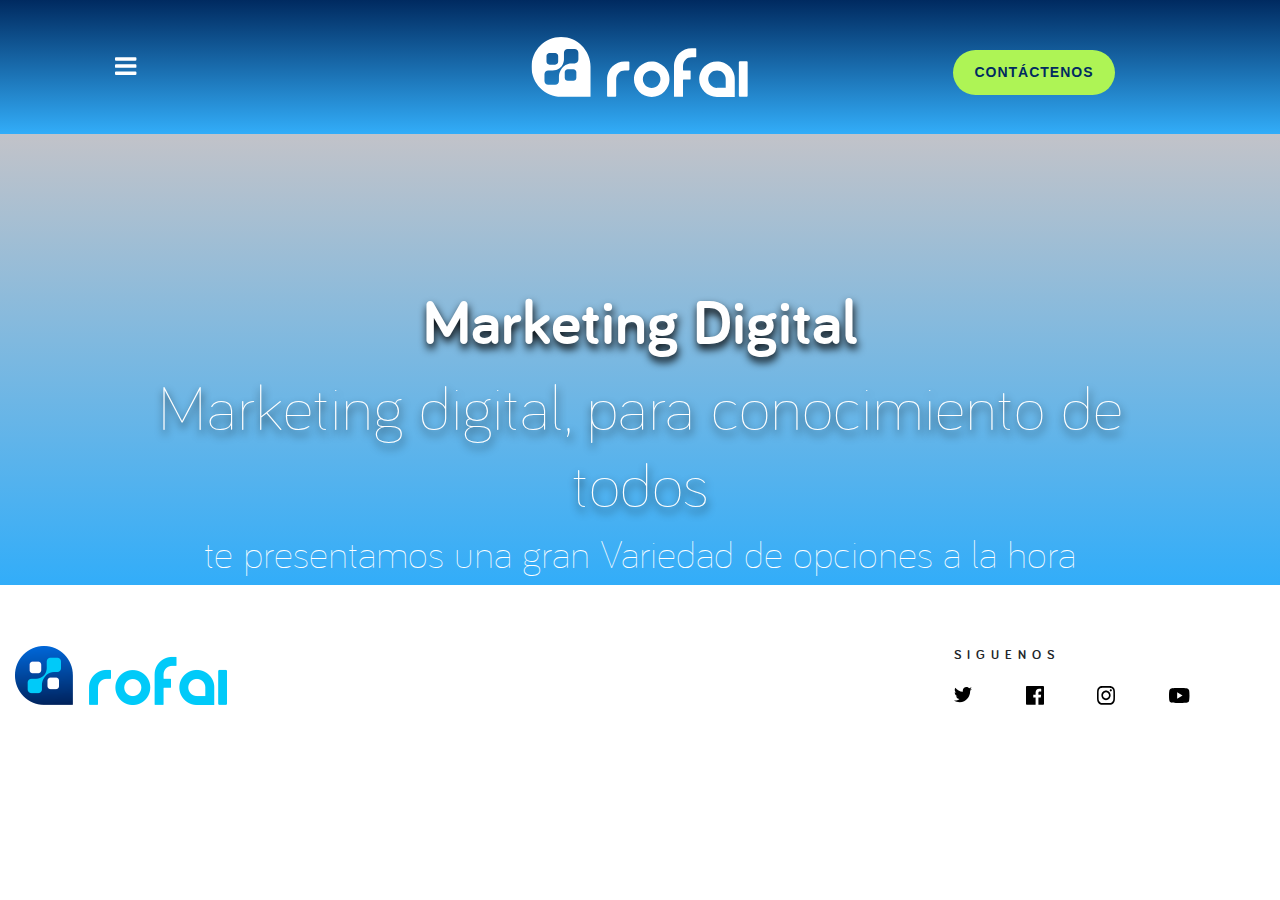
<file: assets/marketing.html>
<!DOCTYPE html>
<html lang="en">
    <head>
        <meta charset="UTF-8">
        <meta name="viewport" content="width=device-width, initial-scale=1.0">
        <title>Rofai</title>
        <link rel="stylesheet" href="../assets/css/bootstrap.min.css">
        <!-- <link rel="stylesheet" href="https://stackpath.bootstrapcdn.com/bootstrap/4.5.1/css/bootstrap.min.css" integrity="sha384-VCmXjywReHh4PwowAiWNagnWcLhlEJLA5buUprzK8rxFgeH0kww/aWY76TfkUoSX" crossorigin="anonymous"> -->
        <link rel="stylesheet" href="../assets/css/marketing.css">

      
        <!-- <link rel="stylesheet" href="https://cdnjs.cloudflare.com/ajax/libs/animate.css/4.0.0/animate.min.css"/> -->
      </head>
      
      <body onscroll="myFunction()" id="myDIV" onclick="closeNav()">
  
        <div id="mySidenav" class="sidenav text-capitalize" style="z-index: 17;">
            <a style="color: #AEF455;" href="javascript:void(0)" class="closebtn" onclick="closeNav()">×</a>
            <a href="../index.html">home</a>
            <a href="../assets/desarrollo_web.html">desarrollo web </a>
            <a href="../assets/aplicaciones.html">desarrollo de app</a>
            <a href="../assets/aplicaciones_web.html">desarrollo de aplicaciones web</a>
            <a href="../assets/ecomerce.html#">desarrollo de ecomerce</a>
            <a href="../assets/marketing.html">Marketing digital</a>
            <a href="../assets/chatbot.html">Chatbot</a>
            <a href="../assets/capacitacion_sap.html">capacitacion sap</a>
            <a href="../assets/nosotros.html">nosotros</a>
            <a href="../assets/contacto.html">contacto</a>
          </div>
          <!-- encabezado       -->
          <div class="container-fluid px-0 home">
            <div class="imghome1">

           
                <div class="container-fluid container-nav nav-top-float div-app-bar"  >
                  <div class=" container">
                    <div class="col-md-12">
                      <div class="container container-encabezado">
                        <img class="acordeon" src="../assets/imagenes/iconos/iconomenu.svg" alt="" onclick="openNav()">
                        <div class="encabezado">
                          <svg width="100px; " height="auto" viewBox="0 0 217 60" fill="none" xmlns="http://www.w3.org/2000/svg">
                            <g clip-path="url(#clip0)">
                            <path class="" d="M56.687 18.1874C55.1561 14.623 53.0312 11.4242 50.3808 8.7281C47.7304 6.03199 44.5773 3.88423 41.0586 2.33054C37.5171 0.776847 33.6557 0 29.5659 0C25.5446 0 21.706 0.776847 18.1188 2.33054C14.5545 3.88423 11.3785 6.03199 8.68241 8.7281C5.96344 11.4242 3.83854 14.6002 2.30769 18.1874C0.776847 21.7746 0 25.7045 0 29.8629C0 33.9299 0.776847 37.837 2.30769 41.4699C3.83854 45.08 5.96344 48.3244 8.68241 51.0434C11.3785 53.7852 14.5545 55.9558 18.1417 57.5095C21.7289 59.0632 25.5674 59.8401 29.5887 59.8401H59.0175V29.8629C58.9947 25.7045 58.2178 21.7746 56.687 18.1874ZM14.9886 19.0327C14.9886 17.342 16.3595 15.9711 18.0503 15.9711H23.6024C25.2932 15.9711 26.6641 17.342 26.6641 19.0327V24.5849C26.6641 26.2757 25.2932 27.6466 23.6024 27.6466H18.0503C16.3595 27.6466 14.9886 26.2757 14.9886 24.5849V19.0327ZM44.8515 40.7616C44.8515 42.4524 43.4806 43.8005 41.8126 43.8005H36.2833C34.5925 43.8005 33.2445 42.4296 33.2445 40.7616V35.2094C33.2445 33.5187 34.6154 32.1706 36.2833 32.1706H41.8126C43.5034 32.1706 44.8515 33.5415 44.8515 35.2094V40.7616ZM46.8621 22.62C46.8621 24.6992 45.1714 26.3899 43.0922 26.3899H40.0076C38.8423 26.3899 37.6999 26.5499 36.5803 26.8926C35.0038 27.3724 32.9931 28.2864 31.4851 30.0229C30.4341 31.2567 29.6344 32.3991 29.0632 33.3816C27.9893 35.2323 27.441 37.3115 27.441 39.4364V44.0746C27.441 46.1767 25.7502 47.8675 23.6481 47.8675H16.7708C14.6687 47.8675 12.9779 46.1767 12.9779 44.0746V37.1744C12.9779 35.0724 14.6687 33.3816 16.7708 33.3816H21.0434C23.5339 33.3816 26.0015 32.6504 28.035 31.1881C28.789 30.6398 29.543 29.9772 30.1828 29.1546C32.1249 26.6413 32.4219 23.7167 32.4676 22.5286V15.7426C32.4676 13.6634 34.1584 11.9726 36.2376 11.9726H43.115C45.1942 11.9726 46.885 13.6634 46.885 15.7426V22.62H46.8621Z" fill="white"/>
                            <path class="logo" d="M86.4812 25.7501C84.3335 26.6641 82.437 27.9436 80.8148 29.543C79.1926 31.1424 77.8902 33.0388 76.9763 35.1637C76.0623 37.2886 75.5825 39.6191 75.5825 42.0868V59.0175C75.5825 59.4744 75.9709 59.8629 76.4279 59.8629H83.8308C84.2878 59.8629 84.6762 59.4744 84.6762 59.0175V42.0868C84.6762 40.8987 84.9047 39.7562 85.3388 38.7052C85.7958 37.6542 86.4127 36.7174 87.2124 35.9405C88.0121 35.1408 88.926 34.5239 89.977 34.067C91.0052 33.6329 92.1476 33.4044 93.3358 33.4044H97.0372C97.4942 33.4044 97.8826 33.0159 97.8826 32.559V25.2246C97.8826 24.7677 97.4942 24.3792 97.0372 24.3792H93.3358C90.9595 24.3564 88.629 24.8134 86.4812 25.7501Z" fill="white"/>
                            <path class="logo" d="M132.726 29.6801C131.104 28.0807 129.208 26.8012 127.083 25.8873C124.958 24.9733 122.627 24.4935 120.16 24.4935C117.738 24.4935 115.43 24.9505 113.282 25.8873C111.135 26.8012 109.238 28.0807 107.639 29.6801C106.039 31.2795 104.76 33.1759 103.846 35.278C102.932 37.4029 102.452 39.7334 102.452 42.2011C102.452 44.623 102.909 46.9307 103.846 49.0785C104.76 51.2262 106.039 53.1226 107.639 54.7449C109.238 56.3671 111.135 57.6695 113.282 58.5834C115.43 59.4973 117.761 59.9772 120.16 59.9772C122.627 59.9772 124.958 59.5202 127.083 58.5834C129.208 57.6695 131.104 56.39 132.726 54.7677C134.349 53.1455 135.651 51.2262 136.565 49.0785C137.479 46.9307 137.959 44.6002 137.959 42.2011C137.959 39.7334 137.502 37.4029 136.565 35.278C135.651 33.1759 134.349 31.2795 132.726 29.6801ZM128.934 42.2011C128.934 43.412 128.705 44.5545 128.248 45.6055C127.791 46.6794 127.174 47.6162 126.374 48.4159C125.598 49.1927 124.638 49.8325 123.564 50.2894C121.439 51.1805 118.857 51.1805 116.732 50.2894C115.659 49.8325 114.722 49.2155 113.922 48.4159C113.145 47.639 112.505 46.6794 112.048 45.6055C111.592 44.5316 111.363 43.3892 111.363 42.2011C111.363 41.013 111.592 39.8705 112.026 38.8424C112.483 37.7913 113.1 36.8545 113.899 36.0777C114.676 35.3008 115.636 34.6611 116.71 34.2041C117.783 33.7472 118.926 33.5187 120.114 33.5187C121.302 33.5187 122.467 33.7472 123.518 34.2041C124.592 34.6611 125.529 35.278 126.329 36.0777C127.128 36.8774 127.745 37.7913 128.202 38.8424C128.705 39.8705 128.934 41.013 128.934 42.2011Z" fill="white"/>
                            <path class="logo" d="M153.405 12.521C151.257 13.4349 149.36 14.7144 147.738 16.3138C146.116 17.9132 144.814 19.8096 143.9 21.9345C142.986 24.0594 142.506 26.39 142.506 28.8576V59.3831C142.506 59.6573 142.712 59.8629 142.986 59.8629H151.051C151.325 59.8629 151.531 59.6573 151.531 59.3831V42.9094C151.531 42.6352 151.737 42.4296 152.011 42.4296H158.66C158.934 42.4296 159.14 42.2239 159.14 41.9497V33.8842C159.14 33.6101 158.934 33.4044 158.66 33.4044H152.011C151.737 33.4044 151.531 33.1988 151.531 32.9246V28.8347C151.531 27.6466 151.759 26.5042 152.194 25.4532C152.651 24.4021 153.267 23.4654 154.067 22.6885C154.867 21.8888 155.804 21.2719 156.878 20.8149C157.951 20.358 159.094 20.1295 160.282 20.1295H164.28C164.555 20.1295 164.76 19.9238 164.76 19.6497V11.607C164.76 11.3328 164.555 11.1272 164.28 11.1272H160.282C157.86 11.1272 155.552 11.5842 153.405 12.521Z" fill="white"/>
                            <path class="logo" d="M198.073 29.5659C196.474 27.9665 194.577 26.687 192.452 25.773C190.305 24.8591 187.974 24.3793 185.506 24.3793C183.084 24.3793 180.777 24.8362 178.606 25.773C176.458 26.687 174.539 27.9665 172.917 29.5659C171.295 31.1653 169.992 33.0617 169.078 35.1866C168.164 37.3115 167.685 39.6649 167.685 42.1325C167.685 44.5544 168.142 46.8621 169.078 49.0327C169.992 51.1805 171.295 53.0998 172.917 54.722C174.539 56.3442 176.458 57.6466 178.606 58.5605C180.754 59.4745 183.084 59.9543 185.506 59.9543H203.26V42.1325C203.26 39.6649 202.803 37.3343 201.866 35.1866C200.952 33.0617 199.672 31.1881 198.073 29.5659ZM185.529 50.9063C184.318 50.9063 183.176 50.6778 182.102 50.2209C181.028 49.7639 180.091 49.147 179.292 48.3473C178.492 47.5704 177.875 46.6108 177.418 45.5369C176.961 44.4631 176.733 43.3206 176.733 42.1097C176.733 40.9215 176.961 39.7791 177.395 38.7281C177.852 37.6771 178.469 36.7403 179.269 35.9406C180.068 35.1409 181.005 34.524 182.079 34.067C183.153 33.61 184.295 33.3816 185.506 33.3816C186.694 33.3816 187.837 33.61 188.888 34.0442C189.939 34.5011 190.876 35.118 191.675 35.9177C192.475 36.7174 193.092 37.6542 193.549 38.7052C194.006 39.7563 194.212 40.8758 194.212 42.0868V50.8606H185.529V50.9063Z" fill="white"/>
                            <path class="logo" d="M207.35 25.6131V58.5834C207.35 59.2689 207.921 59.8401 208.606 59.8401H215.05C215.735 59.8401 216.306 59.2689 216.306 58.5834V25.6131C216.306 24.9277 215.735 24.3564 215.05 24.3564H208.606C207.921 24.3564 207.35 24.9277 207.35 25.6131Z" fill="white"/>
                            </g>
                            <defs>
                            <clipPath id="clip0">
                            <rect width="216.306" height="60" fill="white"/>
                            </clipPath>
                            </defs>
                    </svg>                
                            <button style="outline: none;" class="text-uppercase button-contactenos" data-target="#contactenos" data-toggle="modal"  >
                             Contáctenos
                            </button> 
                        </div>
                      </div>
                    </div>
                  </div>
                </div>
                <div class="container-fluid container-nav ">
                  <div class=" container">
                    <div class="col-md-12">
                      <div class="container container-encabezado">
                        <img class="acordeon" src="../assets/imagenes/iconos/iconomenu.svg" alt="" onclick="openNav()">
                        <div class="encabezado">
                          <svg width="100px; " height="auto" viewBox="0 0 217 60" fill="none" xmlns="http://www.w3.org/2000/svg">
                            <g clip-path="url(#clip0)">
                            <path class="" d="M56.687 18.1874C55.1561 14.623 53.0312 11.4242 50.3808 8.7281C47.7304 6.03199 44.5773 3.88423 41.0586 2.33054C37.5171 0.776847 33.6557 0 29.5659 0C25.5446 0 21.706 0.776847 18.1188 2.33054C14.5545 3.88423 11.3785 6.03199 8.68241 8.7281C5.96344 11.4242 3.83854 14.6002 2.30769 18.1874C0.776847 21.7746 0 25.7045 0 29.8629C0 33.9299 0.776847 37.837 2.30769 41.4699C3.83854 45.08 5.96344 48.3244 8.68241 51.0434C11.3785 53.7852 14.5545 55.9558 18.1417 57.5095C21.7289 59.0632 25.5674 59.8401 29.5887 59.8401H59.0175V29.8629C58.9947 25.7045 58.2178 21.7746 56.687 18.1874ZM14.9886 19.0327C14.9886 17.342 16.3595 15.9711 18.0503 15.9711H23.6024C25.2932 15.9711 26.6641 17.342 26.6641 19.0327V24.5849C26.6641 26.2757 25.2932 27.6466 23.6024 27.6466H18.0503C16.3595 27.6466 14.9886 26.2757 14.9886 24.5849V19.0327ZM44.8515 40.7616C44.8515 42.4524 43.4806 43.8005 41.8126 43.8005H36.2833C34.5925 43.8005 33.2445 42.4296 33.2445 40.7616V35.2094C33.2445 33.5187 34.6154 32.1706 36.2833 32.1706H41.8126C43.5034 32.1706 44.8515 33.5415 44.8515 35.2094V40.7616ZM46.8621 22.62C46.8621 24.6992 45.1714 26.3899 43.0922 26.3899H40.0076C38.8423 26.3899 37.6999 26.5499 36.5803 26.8926C35.0038 27.3724 32.9931 28.2864 31.4851 30.0229C30.4341 31.2567 29.6344 32.3991 29.0632 33.3816C27.9893 35.2323 27.441 37.3115 27.441 39.4364V44.0746C27.441 46.1767 25.7502 47.8675 23.6481 47.8675H16.7708C14.6687 47.8675 12.9779 46.1767 12.9779 44.0746V37.1744C12.9779 35.0724 14.6687 33.3816 16.7708 33.3816H21.0434C23.5339 33.3816 26.0015 32.6504 28.035 31.1881C28.789 30.6398 29.543 29.9772 30.1828 29.1546C32.1249 26.6413 32.4219 23.7167 32.4676 22.5286V15.7426C32.4676 13.6634 34.1584 11.9726 36.2376 11.9726H43.115C45.1942 11.9726 46.885 13.6634 46.885 15.7426V22.62H46.8621Z" fill="white"/>
                            <path class="logo" d="M86.4812 25.7501C84.3335 26.6641 82.437 27.9436 80.8148 29.543C79.1926 31.1424 77.8902 33.0388 76.9763 35.1637C76.0623 37.2886 75.5825 39.6191 75.5825 42.0868V59.0175C75.5825 59.4744 75.9709 59.8629 76.4279 59.8629H83.8308C84.2878 59.8629 84.6762 59.4744 84.6762 59.0175V42.0868C84.6762 40.8987 84.9047 39.7562 85.3388 38.7052C85.7958 37.6542 86.4127 36.7174 87.2124 35.9405C88.0121 35.1408 88.926 34.5239 89.977 34.067C91.0052 33.6329 92.1476 33.4044 93.3358 33.4044H97.0372C97.4942 33.4044 97.8826 33.0159 97.8826 32.559V25.2246C97.8826 24.7677 97.4942 24.3792 97.0372 24.3792H93.3358C90.9595 24.3564 88.629 24.8134 86.4812 25.7501Z" fill="white"/>
                            <path class="logo" d="M132.726 29.6801C131.104 28.0807 129.208 26.8012 127.083 25.8873C124.958 24.9733 122.627 24.4935 120.16 24.4935C117.738 24.4935 115.43 24.9505 113.282 25.8873C111.135 26.8012 109.238 28.0807 107.639 29.6801C106.039 31.2795 104.76 33.1759 103.846 35.278C102.932 37.4029 102.452 39.7334 102.452 42.2011C102.452 44.623 102.909 46.9307 103.846 49.0785C104.76 51.2262 106.039 53.1226 107.639 54.7449C109.238 56.3671 111.135 57.6695 113.282 58.5834C115.43 59.4973 117.761 59.9772 120.16 59.9772C122.627 59.9772 124.958 59.5202 127.083 58.5834C129.208 57.6695 131.104 56.39 132.726 54.7677C134.349 53.1455 135.651 51.2262 136.565 49.0785C137.479 46.9307 137.959 44.6002 137.959 42.2011C137.959 39.7334 137.502 37.4029 136.565 35.278C135.651 33.1759 134.349 31.2795 132.726 29.6801ZM128.934 42.2011C128.934 43.412 128.705 44.5545 128.248 45.6055C127.791 46.6794 127.174 47.6162 126.374 48.4159C125.598 49.1927 124.638 49.8325 123.564 50.2894C121.439 51.1805 118.857 51.1805 116.732 50.2894C115.659 49.8325 114.722 49.2155 113.922 48.4159C113.145 47.639 112.505 46.6794 112.048 45.6055C111.592 44.5316 111.363 43.3892 111.363 42.2011C111.363 41.013 111.592 39.8705 112.026 38.8424C112.483 37.7913 113.1 36.8545 113.899 36.0777C114.676 35.3008 115.636 34.6611 116.71 34.2041C117.783 33.7472 118.926 33.5187 120.114 33.5187C121.302 33.5187 122.467 33.7472 123.518 34.2041C124.592 34.6611 125.529 35.278 126.329 36.0777C127.128 36.8774 127.745 37.7913 128.202 38.8424C128.705 39.8705 128.934 41.013 128.934 42.2011Z" fill="white"/>
                            <path class="logo" d="M153.405 12.521C151.257 13.4349 149.36 14.7144 147.738 16.3138C146.116 17.9132 144.814 19.8096 143.9 21.9345C142.986 24.0594 142.506 26.39 142.506 28.8576V59.3831C142.506 59.6573 142.712 59.8629 142.986 59.8629H151.051C151.325 59.8629 151.531 59.6573 151.531 59.3831V42.9094C151.531 42.6352 151.737 42.4296 152.011 42.4296H158.66C158.934 42.4296 159.14 42.2239 159.14 41.9497V33.8842C159.14 33.6101 158.934 33.4044 158.66 33.4044H152.011C151.737 33.4044 151.531 33.1988 151.531 32.9246V28.8347C151.531 27.6466 151.759 26.5042 152.194 25.4532C152.651 24.4021 153.267 23.4654 154.067 22.6885C154.867 21.8888 155.804 21.2719 156.878 20.8149C157.951 20.358 159.094 20.1295 160.282 20.1295H164.28C164.555 20.1295 164.76 19.9238 164.76 19.6497V11.607C164.76 11.3328 164.555 11.1272 164.28 11.1272H160.282C157.86 11.1272 155.552 11.5842 153.405 12.521Z" fill="white"/>
                            <path class="logo" d="M198.073 29.5659C196.474 27.9665 194.577 26.687 192.452 25.773C190.305 24.8591 187.974 24.3793 185.506 24.3793C183.084 24.3793 180.777 24.8362 178.606 25.773C176.458 26.687 174.539 27.9665 172.917 29.5659C171.295 31.1653 169.992 33.0617 169.078 35.1866C168.164 37.3115 167.685 39.6649 167.685 42.1325C167.685 44.5544 168.142 46.8621 169.078 49.0327C169.992 51.1805 171.295 53.0998 172.917 54.722C174.539 56.3442 176.458 57.6466 178.606 58.5605C180.754 59.4745 183.084 59.9543 185.506 59.9543H203.26V42.1325C203.26 39.6649 202.803 37.3343 201.866 35.1866C200.952 33.0617 199.672 31.1881 198.073 29.5659ZM185.529 50.9063C184.318 50.9063 183.176 50.6778 182.102 50.2209C181.028 49.7639 180.091 49.147 179.292 48.3473C178.492 47.5704 177.875 46.6108 177.418 45.5369C176.961 44.4631 176.733 43.3206 176.733 42.1097C176.733 40.9215 176.961 39.7791 177.395 38.7281C177.852 37.6771 178.469 36.7403 179.269 35.9406C180.068 35.1409 181.005 34.524 182.079 34.067C183.153 33.61 184.295 33.3816 185.506 33.3816C186.694 33.3816 187.837 33.61 188.888 34.0442C189.939 34.5011 190.876 35.118 191.675 35.9177C192.475 36.7174 193.092 37.6542 193.549 38.7052C194.006 39.7563 194.212 40.8758 194.212 42.0868V50.8606H185.529V50.9063Z" fill="white"/>
                            <path class="logo" d="M207.35 25.6131V58.5834C207.35 59.2689 207.921 59.8401 208.606 59.8401H215.05C215.735 59.8401 216.306 59.2689 216.306 58.5834V25.6131C216.306 24.9277 215.735 24.3564 215.05 24.3564H208.606C207.921 24.3564 207.35 24.9277 207.35 25.6131Z" fill="white"/>
                            </g>
                            <defs>
                            <clipPath id="clip0">
                            <rect width="216.306" height="60" fill="white"/>
                            </clipPath>
                            </defs>
                    </svg> 
                            <button style="outline: none;" class="button-contactenos"  data-target="#contactenos" data-toggle="modal"  >CONTÁCTENOS</button>   
                        </div>
                      </div>
                    </div>
                  </div>
                </div>
            </div>
          </div>
          <!-- cuerpo -->
          <div class=" container-fluid fondo">


            <!-- desde aqui variedad de contenido -->

            <div class="container pt-5">
              <div class="row justify-content-center">
                <div class="col-sm-12">
                  <h1 class=" text-center titulo"><strong>Marketing Digital</strong></h1>
                  <h1 class=" text-center titulo"> Marketing digital, para conocimiento de todos</h1>
                </div>
                <div class=" col-sm-12">
                  <h1 style="color: white;" class=" text-center"> te presentamos una gran Variedad de opciones a la hora</h1>
                </div>
              </div>
            </div>
            
            <!-- hasta aqui variedad de contenido -->


          </div>
          <footer class="container-fluid">
            <div class="row">
              <div class="div-footer">
                <div style=" display: flex;">
                  <div style=" width: 80%;" class="img-logo-footer">
                    <img src="../assets/imagenes/rofailogo2.svg" alt="">
                  </div>
                  <div style=" width: 20%;" class="imagenes-footer">
                    <p class="p-siguenos">SIGUENOS</p>
                    <div style=" text-align-last: justify;">
                      <a target="_blank" href="https://www.facebook.com/rofai.biz/"><img src="../assets/imagenes/iconos/icon-twitter.svg" alt="" style=" filter: invert(1);"></a>
                      <a target="_blank" href="https://www.facebook.com/rofai.biz/"><img src="../assets/imagenes/iconos/icon-facebook.svg" alt="" style=" filter: invert(1);"></a>
                      <a target="_blank" href="https://www.instagram.com/consultoriarofai/"><img src="../assets/imagenes/iconos/icon-instagram.svg" alt="" style=" filter: invert(1);"></a>
                      <a target="_blank" href="https://www.youtube.com/channel/UCR0EUPT6npUelnhu7nHvmQA"><img src="../assets/imagenes/iconos/icon-youtube.svg" alt="" style=" filter: invert(1);"></a>
                    </div>
                  </div>
                </div>
              </div>
            </div>
            
          </footer>
          <!-- aqui el modal de cotacto -->
          <div class=" container">
            <div class="row justify-content-center">
              <div class="col-sm-12">
                <div id="contactenos" class="modal fade" tabindex="-1" role="dialog" aria-labelledby="my-modal-title" aria-hidden="true">
                  <div class="modal-dialog" role="document">
                    <div class="modal-content formulario">
                      <div  class="modal-header text-center">
                        <img src="../assets/imagenes/rofailogo2.svg" alt="">
                        <button class="close" data-dismiss="modal" aria-label="Close">
                          <span aria-hidden="true">&times;</span>
                        </button>
                      </div>
                      <div class="modal-body">
                        <div class=" container">
                          <div class="row justify-content-center">
                            <div class="col-sm-6 text-center">
                              <a target="_black" href="https://api.whatsapp.com/send?phone=51946287375"><img class="iconos" style="margin-bottom: 10px;width: 20px;" src="../assets/imagenes/iconos/telefono.svg" alt=""></a>
                              <p style="line-height: 2px;"> <strong>+51 946 287 375</strong></p>
                              <p style="line-height: 2px;"> <strong>+51 962 533 025</strong></p>
                            </div>
                            <div class="col-sm-6 text-center">
                              <a target="_black" href="../assets/contacto.html"><img style="margin-bottom: 5px;width: 25px;" class="iconos" src="../assets/imagenes/iconos/ubicacion.svg" alt=""></a>
                              <p style="line-height: 15px;"><strong>San Luis, Lima, Perú</strong></p>              </div>
                            <div class="col-sm-12 text-center ">
                              <img style="width: 30px" src="../assets/imagenes/iconos/correo.svg" alt="">
                              <h3 style="font-family: rezland; color:#002a60" class="text-center"><strong>@mail</strong></h3>
                            </div>              
                          </div>
                          <div class="col-sm-12 row text-left">
                            <div class="col-md-12">
                              <small class=" text-uppercase"><strong>Nombre y apellido</strong></small>
                              <input type="text" placeholder="Nombre y Apellido" class="form-control" required>
                            </div>
                            <div class="col-sm-12">
                              <small class=" text-uppercase"><strong>Email</strong></small>
                              <input type="text" placeholder="Email" class="form-control" required type="email">
                            </div>
                           
                          </div>
                          <div class="col-sm-12 row text-left">
                            <div class="col-md-12">
                              <div class="form-group">
                                <small class=" text-uppercase"><strong>Mensaje</strong></small>
                                <textarea id="my-textarea" placeholder="Escribenos" class="form-control" name="" rows="6"></textarea>
                              </div>
                            </div>
                          </div>
                        </div>
                        <div class="row justify-content-center">
                         <div class="col-sm-12 text-center ">
                            <a class=" btn-enviar">ENVIAR</a>
                         </div>
                        </div>
                        </div>
                      </div>
                      <div class="modal-footer">
                        Footer
                      </div>
                    </div>
                  </div>
              </div>
            </div>
          </div>
          <script src="../assets/js/jquery-3.3.1.slim.min.js"></script>
          <script src="../assets/js/bootstrap.min.js"></script>
          <script src="../assets/js/anime.js"></script>
          <script src="../assets/js/popper.min.js"></script>
          <script src="../assets/js/app.js"></script> 
          <script>
              // $(".titulo").hover(function(){
              //   $(this).css('cursor','pointer');
              //   anime({
              //     targets: this,
              //     color:'#fff',
              //     scale: 1.3,
              //     autoplay:true,
              //     duration:2000
              //   });
              // }).mouseout(function(){
              //   anime({
              //     targets: this,
              //     color:'#fff',
              //     scale: 1,
              //   });
              // });  
          </script>
        </body>
        </html>
</file>
<file: assets/css/home.css>
@font-face{font-family:bariol;src:url(../../assets/fonts/bariol_bold-webfont.ttf);font-weight:bold}@font-face{font-family:bariol;src:url(../../assets/fonts/bariol_regular-webfont.ttf);font-weight:normal}@font-face{font-family:bariol;src:url(../../assets/fonts/bariol_light-webfont.ttf);font-weight:lighter}@font-face{font-family:bariol;src:url(../../assets/fonts/bariol_thin-webfont.ttf);font-weight:initial}@font-face{font-family:rezland;src:url("../../assets/fonts/REZ.ttf");font-weight:600}*{font-family:bariol}.acordeon{position:absolute;display:inline-flex;margin-top:20px;cursor:pointer}@media only screen and (max-width: 600px){.acordeon{margin-top:10px;margin-left:-10px;width:20px}}.sidenav{height:100%;width:0;position:fixed;z-index:1;top:0;left:0;background-color:#111419;overflow-x:hidden;overflow-y:hidden;transition:.5s;padding-top:60px}.sidenav a{padding:8px 8px 8px 32px;text-decoration:none;font-size:1em;font-weight:normal;color:#fff;display:block;transition:.3s}.sidenav a:hover{background:#aef455;color:#002a60;font-weight:bolder;text-align:left;animation:boton .5s forwards}@keyframes boton{to{padding-left:50px}}.sidenav .closebtn{position:absolute;top:0;right:25px;font-size:36px;margin-left:50px}.sidenav .closebtn:hover{color:#fff;background:transparent}.formulario input,.formulario textarea,.formulario input::-webkit-input-placeholder{font-size:14px;font-weight:900}.formulario .iconos:hover{animation:iconos .5s forwards}@keyframes iconos{to{transform:scale(1.1)}}.formulario .modal-header{background-image:linear-gradient(to bottom, #32adf9, #002a60);color:#fff;padding-left:22px}.formulario .modal-body{background-color:#aef455}.formulario .btn-enviar{background-color:#002a60;text-decoration-color:#fff;font-weight:900;border-radius:30px;padding:10px 15px 10px 15px;cursor:pointer;text-decoration:none}.formulario .btn-enviar:hover{animation:boton_formulario .5s forwards}@keyframes boton_formulario{to{color:#32adf9}to{background-color:#002a60}to{box-shadow:0 0 10px #000}}.minimo{display:none}.button-details{font-family:Arial,Helvetica,sans-serif;outline:none;border:0px;height:40px;width:162px;color:#002a60;background-color:#aef455;border-radius:50px;border-bottom-color:red;font-size:14px;letter-spacing:2px;font-weight:900}.button-details:hover{outline:none;animation:detalles .5s forwards}@keyframes detalles{to{box-shadow:0px 0px 10px #000}to{transform:scale(1.05)}}.encabezado{background-size:216px 60px;background-repeat:no-repeat;height:60px;background-position-x:50%;text-align:end;display:flex;align-items:center;justify-content:flex-end}.nav-top-float{display:none;position:fixed;z-index:16;background-image:url("../../assets/imagenes/home/fondo1.png");background-size:100%}.visible{display:block}.animation-fade{animation:fadein 4s;-moz-animation:fadein 2s;-webkit-animation:fadein 2s;-o-animation:fadein 2s}@keyframes fadein{from{opacity:0}to{opacity:1}}@-moz-keyframes fadein{from{opacity:0}to{opacity:1}}@-webkit-keyframes fadein{from{opacity:0}to{opacity:1}}@-o-keyframes fadein{from{opacity:0}to{opacity:1}}.home .imghome1{background-image:url("../../assets/imagenes/home/fondo1.png");background-size:100%}.home .imghome1 .container-encabezado a{text-decoration:none}.home .imghome1 .div-container{overflow:hidden}.home .imghome1 .div-container .div-row{margin-top:3%}.home .imghome1 .div-container .div-row .section-text-header{padding-left:220px;text-align:-webkit-right}.home .imghome1 .div-container .div-row .section-text-header .sub-section-text-header{width:480px;text-align:initial}.home .imghome1 .seccion-uno{display:flex;padding-top:216px;width:100%}.home .imghome1 .seccion-uno .center-text-seccion-uno{width:50%;text-align:-webkit-center}.home .imghome1 .p-texto-entretenimiento{margin:0;font-size:50px;font-weight:700;color:#fff;line-height:1;width:450px}.home .imghome1 .p-presente{font-size:60px;color:#aef455;font-weight:500;margin-top:32px;line-height:1;width:485px}.home .imghome1 .div-exitos{margin-top:90px;width:180%;margin-left:-120px}.home .imghome1 .p-exitos{margin-left:0px;padding-top:-5px;width:100%;color:#fff;font-size:12px;font-weight:600;letter-spacing:4px;width:100%}.home .imghome1 .gamarraya-contador .gamarra-numerador{height:56px;display:flex;align-items:center}.home .imghome1 .gamarraya-contador .gamarra-numerador span{cursor:pointer}.home .imghome1 .gamarraya-contador .gamarra-numerador .p-numerador{margin:0;letter-spacing:6px;font-size:13px;font-weight:600}.home .imghome1 .gamarraya-contador .gamarra-numerador .icon-lefth{margin-right:18px;margin-left:66px}.home .imghome1 .seccion-hacemos{background-image:url("../../assets/imagenes/home/Map.png")}.home .imghome1 .seccion-hacemos .p-hacemos{width:100%;text-align:center;font-size:20px;letter-spacing:6px;color:#aef455;font-weight:bold;margin:0}.home .imghome1 .seccion-hacemos .p-texto-hacemos{margin-top:21px;color:#fff;text-align:center;font-size:22px;font-weight:300}.home .imghome1 .seccion-hacemos .div-numero-clientes{text-align:center;justify-content:center;margin-top:.7%}.home .imghome1 .seccion-hacemos .div-numero-clientes .color-div-clientes{position:relative;color:#aef455}.home .imghome1 .seccion-hacemos .div-numero-clientes .color-div-clientes .p-numero-clientes{font-size:6.5em;margin-top:-40px;margin-bottom:-10px;font-weight:900}.home .imghome1 .seccion-hacemos .div-numero-clientes .color-div-clientes .p-texto-cliente{margin-top:-20px;font-size:13px;font-weight:700;letter-spacing:6px}.home .imghome1 .seccion-hacemos .div-numero-clientes .color-div-web{position:relative;color:#34c9f7}.home .imghome1 .seccion-hacemos .div-numero-clientes .color-div-web .p-numero-web{font-size:6.5em;margin-top:-40px;margin-bottom:-10px;font-weight:900}.home .imghome1 .seccion-hacemos .div-numero-clientes .color-div-web .p-texto-web{margin-top:-20px;font-size:13px;font-weight:700;letter-spacing:6px}.home .imghome2{background-image:url("../../assets/imagenes/home/fondo2.png");background-size:100%;padding-top:16%}.home .imghome2 .mejores{color:#fff;text-align:center;position:relative;margin-bottom:-3.5em}.home .imghome2 .mejores .p-text-somos{font-size:3em;font-weight:900;margin:0;line-height:0}.home .imghome2 .mejores .p-text-mejores{font-size:4.5em;font-weight:900}.home .imghome2 .backgroundimagelosmejores{background-image:url("../../assets/imagenes/home/losmejoresen.png");background-size:110%;background-repeat:no-repeat;background-position:right 95px}.home .imghome2 .backgroundimagelosmejores .backgroundimageelipseleft{background-image:url("../../assets/imagenes/home/elipseleft.png");background-size:100%;background-repeat:no-repeat;background-position:-70em -20em}.home .imghome2 .backgroundimagelosmejores .backgroundimageelipseleft .backgroundimageelipserigth{background-image:url("../../assets/imagenes/home/elipserigth.png");background-size:100%;background-repeat:no-repeat;background-position:70em -15em}.home .imghome2 .backgroundimagelosmejores .backgroundimageelipseleft .backgroundimageelipserigth .div-portafolio{padding-bottom:7%}.home .imghome2 .backgroundimagelosmejores .backgroundimageelipseleft .backgroundimageelipserigth .div-portafolio .div-text-portafolio{align-self:flex-end;margin-left:50px}.home .imghome2 .backgroundimagelosmejores .backgroundimageelipseleft .backgroundimageelipserigth .div-portafolio .div-text-portafolio .text-portafolio{font-size:50px;font-weight:700;color:#fff;text-align:center;margin-bottom:0}.home .imghome2 .carousel-indicators{align-items:center;left:-40px;margin-top:10px;margin-bottom:60px}.home .imghome2 .carousel-indicators a{position:relative}.home .imghome2 .carousel-indicators li{margin-top:-150px;background:#32adf9;width:15px;height:15px;margin:4px;border-radius:50%;border:none;opacity:.4}.home .imghome2 .carousel-indicators li.active{opacity:.8;background:#aef455}.home .imghome2 .card{width:250px;height:400px;background-color:transparent;border-color:#aef455;color:#aef455;text-align:center;border-radius:10px}.home .imghome2 .card .logo-card{margin-bottom:15px}.home .imghome2 .card .div-guion{text-align:-webkit-center;margin-bottom:20px}.home .imghome2 .card .div-guion .dibujo-guion{height:3px;background-color:#aef455;width:76px}.home .imghome2 .card .nombre-curso{font-size:18px;font-weight:800;margin-bottom:22px}.home .imghome2 .card .texto-curso{font-size:14px;font-weight:300}.home .imghome2 .card .ver-mas-card{outline:none;text-align:center;border:0px;height:37px;width:150px;color:#002a60;background-color:#aef455;border-radius:50px;font-size:14px;letter-spacing:2px;font-weight:900}.home .imghome2 .card .ver-mas-card:hover{animation:vermas .5s forwards}@keyframes vermas{to{box-shadow:0 0 10px}to{transform:scale(1.05)}}.home .imghome2 .card:hover{border-color:#0051ba;animation:cartas 1s forwards}.home .imghome2 .card:hover .logo-card>img{filter:invert(0.9) sepia(1) saturate(5) hue-rotate(175deg)}.home .imghome2 .card:hover .dibujo-guion{background-color:#0051ba}.home .imghome2 .card:hover .nombre-curso{color:#0051ba}.home .imghome2 .card:hover .texto-curso{color:#000;font-weight:900}.home .imghome2 .card:hover .ver-mas-card{display:inline}@keyframes cartas{to{background-color:#fff}to{color:#000}to{transform:scale(1.1)}}.home .imghome3{background-image:url("../../assets/imagenes/home/fondo3.png");height:100%;background-size:220%}.home .imghome3 .section-apps{overflow:hidden}.home .imghome3 .section-apps .img-app1{right:45%;position:relative}.home .imghome3 .section-apps .div-img-app2{left:8%;position:relative}.home .imghome3 .section-apps .div-text-apps{display:flex}.home .imghome3 .section-apps .div-text-apps .div-text-cliente{width:395px}.home .imghome3 .section-apps .div-text-apps .div-text-cliente .text-cliente{font-size:16px;color:#fff;letter-spacing:6px;font-weight:700}.home .imghome3 .section-apps .div-text-apps .div-text-cliente .text-contenido-cliente{font-size:19px;color:#fff;font-weight:300;margin-top:33px;margin-bottom:31px;line-height:1.5}.home .imghome3 .section-apps .div-text-apps .div-text-cliente .div-vistas{display:flex;justify-content:space-between}.home .imghome3 .section-apps .div-text-apps .div-text-cliente .div-vistas .div-visita{color:#32adf9;text-align:center}.home .imghome3 .section-apps .div-text-apps .div-text-cliente .div-vistas .div-visita .p-vista-numero{font-size:60px;font-weight:800}.home .imghome3 .section-apps .div-text-apps .div-text-cliente .div-vistas .div-visita .p-texto-visitas{font-size:14px;letter-spacing:6px;font-weight:900}.home .imghome3 .section-apps .div-text-apps .div-text-cliente .div-vistas .div-conversion{color:#32adf9;text-align:center}.home .imghome3 .section-apps .div-text-apps .div-text-cliente .div-vistas .div-conversion .p-numero-conversion{font-size:60px;font-weight:800}.home .imghome3 .section-apps .div-text-apps .div-text-cliente .div-vistas .div-conversion .p-text-conversion{font-size:14px;letter-spacing:6px;font-weight:900}.home .imghome3 .section-apps .div-text-apps .button-rigth-portafolio{align-self:center;margin-bottom:30%;margin-left:20%}.home .imghome3 .div-casos-exito-button{text-align:-webkit-center;margin-top:4%;padding-bottom:8%}.home .imghome3 .div-casos-exito-button .flex-casos-exito{display:flex;align-items:baseline}.home .imghome3 .div-casos-exito-button .flex-casos-exito .p-text-exitos{font-size:13px;letter-spacing:6px;font-weight:700;color:#fff}.home .imghome3 .div-casos-exito-button .flex-casos-exito .img-icon-exitos{margin-left:23px}.home .imghome3 .titulo_nuestro_equi{height:200px;background-image:url("../../assets/imagenes/home/nuestroequipo.png")}.home .imghome3 .texto_nuestro_equi{margin-top:15px;color:#aef455;font-size:4em;font-weight:900}.home .imghome3 .equipo_texto{color:#fff;font-weight:900}.home .section-casos{padding-top:150px;height:100%;text-align:-webkit-center}.home .section-casos .div-testimonio{margin-top:-50px}.home .section-casos .div-testimonio .p-testimonio{color:#111419;font-weight:600;font-size:20px;text-align:center;width:100%}.home .section-casos .testimonio{font-size:20px;color:#aef455;font-weight:800}.home .section-casos .comillas{margin-top:-50px;margin-bottom:50px}.home .section-casos .img-empresas{margin-top:133px;margin-bottom:64px}.home .section-contactanos{color:#002a60;width:100%;background-color:#9eff22;padding-top:64px;font-weight:900;text-align:left}.home .section-contactanos input,.home .section-contactanos textarea,.home .section-contactanos input::-webkit-input-placeholder{font-size:14px;font-weight:900}.home .section-contactanos .estamos_para{font-size:34px;letter-spacing:0;margin-bottom:50px;text-align:left}.home .section-contactanos .numeros{font-size:20px;margin:0}.home .section-contactanos .p-direccion{font-size:20px;font-weight:bold;margin:0}.home .section-contactanos .p-correo{font-size:20px}.home .section-contactanos .p-nombre{letter-spacing:2px}.home .section-contactanos .p-email{letter-spacing:2px}.home .section-contactanos .p-mensaje{letter-spacing:2px}.home .section-contactanos .boton_envia{background-color:#002a60;color:#fff;font-size:16px;font-weight:900;padding:10px 30px 10px 30px}.home .section-contactanos .div-footer{width:100%;margin-right:90px;margin-bottom:50px;width:100%;margin-top:81px}.home .section-contactanos .div-footer .p-siguenos{font-size:13px;letter-spacing:6px;font-weight:bold}@media only screen and (max-width: 767px){.maximo{display:none}.minimo{position:relative;margin-left:auto;margin-right:auto;display:flex;margin-top:-80px}.home .imghome1{background-image:url("../../assets/imagenes/home/mobil/fondo1.png")}.home .imghome1 .container-encabezado{padding-top:4%;padding-bottom:4%}.home .imghome1 .container-encabezado .encabezado{background-size:100px;background-position-x:center;height:40px}.home .imghome1 .container-encabezado .encabezado .button-contactenos{display:none}.home .imghome1 .div-container .div-row{margin-top:1%}.home .imghome1 .div-container .div-row .section-text-header{padding-left:15px}.home .imghome1 .div-container .div-row .section-text-header .sub-section-text-header{width:100%;text-align:center}.home .imghome1 .div-container .div-row .section-text-header .sub-section-text-header .p-texto-entretenimiento{font-size:2.5rem;width:100%}.home .imghome1 .div-container .div-row .section-text-header .sub-section-text-header .p-presente{font-size:1.3em;margin-top:3%;width:100%}.home .imghome1 .div-container .div-row .section-text-header .sub-section-text-header .computadora-home1{display:inline !important}.home .imghome1 .div-container .div-row .section-text-header .sub-section-text-header .computadora-home1 img{width:110%;margin-top:1%;right:2em;position:relative}.home .imghome1 .div-container .div-row .section-text-header .sub-section-text-header .container-contador1{display:contents !important}.home .imghome1 .div-container .div-row .section-text-header .sub-section-text-header .container-contador1 .gamarra-numerador{margin-top:-10px;justify-content:center;width:100%}.home .imghome1 .div-container .div-row .section-text-header .sub-section-text-header .container-contador1 .gamarra-numerador .p-numerador{letter-spacing:.3em;font-size:.5em}.home .imghome1 .div-container .div-row .section-text-header .sub-section-text-header .div-exitos{margin-top:-5px;width:180%;margin-left:-120px}.home .imghome1 .div-container .div-row .section-text-header .sub-section-text-header .p-exitos{margin-left:0px;width:100%;color:#fff;font-size:12px;font-weight:600;letter-spacing:4px;width:100%}.home .imghome1 .div-container .div-row .computadora-home2{display:none}.home .imghome1 .container-contador2{display:none}.home .imghome1 .seccion-hacemos{text-shadow:1px 1px 4px #000;background-image:url("../../assets/imagenes/home/Map.png")}.home .imghome1 .seccion-hacemos .p-hacemos{width:100%;text-align:center;font-size:20px;letter-spacing:6px;color:#aef455;font-weight:bold;margin:0}.home .imghome1 .seccion-hacemos .p-texto-hacemos{margin-top:21px;color:#fff;font-weight:900;text-align:center;font-size:22px;font-weight:700}.home .imghome1 .seccion-hacemos .div-numero-clientes{text-align:center;justify-content:center;margin-top:.7%}.home .imghome1 .seccion-hacemos .div-numero-clientes .color-div-clientes{position:relative;color:#aef455}.home .imghome1 .seccion-hacemos .div-numero-clientes .color-div-clientes .p-numero-clientes{font-size:4.5em;margin-top:-40px;margin-bottom:-10px;font-weight:900}.home .imghome1 .seccion-hacemos .div-numero-clientes .color-div-clientes .p-texto-cliente{margin-top:-20px;font-size:13px;font-weight:700;letter-spacing:6px}.home .imghome1 .seccion-hacemos .div-numero-clientes .color-div-web{position:relative;color:#32adf9}.home .imghome1 .seccion-hacemos .div-numero-clientes .color-div-web .p-numero-web{font-size:4.5em;margin-top:-40px;margin-bottom:-10px;font-weight:900}.home .imghome1 .seccion-hacemos .div-numero-clientes .color-div-web .p-texto-web{margin-top:-20px;font-size:13px;font-weight:700;letter-spacing:6px}.home .imghome2{background-image:url("../../assets/imagenes/home/mobil/fondo2.png");margin-top:-1px;margin-bottom:-1px}.home .imghome2 .mejores{color:#fff;text-align:center;position:relative;margin-bottom:-3.5em}.home .imghome2 .mejores .p-text-somos{font-size:1.8em;font-weight:900;margin:0;line-height:0}.home .imghome2 .mejores .p-text-mejores{margin-top:0;margin-bottom:1.5em;font-size:2.5em;font-weight:900}.home .imghome2 .carousel-indicators{width:100%;text-align:center;bottom:-74px}.home .imghome2 .nombre-curso{margin-bottom:5%;font-size:1em !important}.home .imghome2 .div-portafolio .div-text-portafolio{margin-left:0px !important}.home .imghome2 .div-portafolio .div-text-portafolio .text-portafolio{font-size:1.5em !important}.home .imghome2 .div-portafolio .iconos-redes{display:none}.home .imghome2 .card1{display:none !important}.home .imghome3{background-image:url("../../assets/imagenes/home/mobil/fondo2.png")}.home .imghome3 .section-apps .img-app1{right:0;width:80%}.home .imghome3 .section-apps .rigth-icon-app{display:inline !important}.home .imghome3 .section-apps .div-text-cliente{text-align-last:center}.home .imghome3 .section-apps .div-text-cliente .text-contenido-cliente{font-size:1em !important;margin-top:3% !important;margin-bottom:3% !important}.home .imghome3 .section-apps .div-text-cliente .button-details{outline:none;margin-right:0 !important;margin-top:5% !important;margin-bottom:6% !important}.home .imghome3 .section-apps .div-vistas .p-vista-numero{font-size:3em !important}.home .imghome3 .section-apps .div-vistas .p-texto-visitas{letter-spacing:.3em !important}.home .imghome3 .section-apps .div-vistas .p-numero-conversion{font-size:3em !important}.home .imghome3 .section-apps .div-vistas .p-text-conversion{letter-spacing:.3em !important}.home .imghome3 .section-apps .button-rigth-portafolio{display:none}.home .imghome3 .section-apps .div-img-app2{display:none}.home .imghome3 .flex-casos-exito{flex-flow:wrap}.home .imghome3 .flex-casos-exito .p-text-exitos{width:100%;font-size:.7em !important;letter-spacing:.2em !important}.home .imghome3 .flex-casos-exito .img-icon-exitos{margin:0px;width:100%}.home .imghome3 .div-nuestro-equipo .p-nuestro-equipo{display:none}.home .imghome3 .div-nuestro-equipo .div-equipos{background-color:#aef455}.home .imghome3 .div-nuestro-equipo .div-equipos .p-nombre-equipo{font-size:.9em !important;margin:0 !important;color:#00163a}.home .imghome3 .div-nuestro-equipo .div-equipos .p-area-equipo{font-size:.5em !important;color:#34c9f7}.home .imghome3 .div-nuestro-equipo .div-equipos .p-contenido-area{font-size:.7em !important;color:#00163a}.home .imghome3 .texto_nuestro_equi{font-size:2.5em}.home .imghome3 .equipo_texto{background-color:#aef455;margin-bottom:6px;font-size:12px;color:#002a60}.home .imghome3 .p-exitos{color:#fff;font-weight:800;font-size:16px;text-align:center}.home .imghome3 .p-exitos-icono{text-align:center;margin-bottom:-180px}.home .section-casos .gerente{margin-top:-120px;position:relative}.home .section-casos .comillas{margin-top:50px}.home .section-casos .img-empresas{width:100%;margin-bottom:0}.home .section-casos .testimonio{margin-bottom:-100px}.home .section-contactanos{padding-top:5%}.home .section-contactanos .container{text-align:center}.home .section-contactanos .container .p-estamos{font-size:1em;letter-spacing:.1em;margin-bottom:5%}.home .section-contactanos .container .dato-empresa{margin:0 !important}.home .section-contactanos .container .dato-empresa p{font-size:.8em}.home .section-contactanos .container .nombre-email{margin:0 !important}.home .section-contactanos .container .nombre-email p{text-align:left}.home .section-contactanos .container .nombre-email .p-email{margin-top:5%}.home .section-contactanos .container .mensaje{margin:0 !important}.home .section-contactanos .container .mensaje p{text-align:left}.home .section-contactanos .container .mensaje .p-mensaje{margin-top:5%}.home .section-contactanos .container .mensaje textarea{width:100%}.home .section-contactanos .container .div-button{margin:5%;width:auto;text-align-last:center}.home .section-contactanos .container .div-button button{margin-top:0px;width:100%;height:40px}.home .section-contactanos .div-footer{margin-right:20%;margin-left:20%;margin-top:5%;margin-bottom:5%}.home .section-contactanos .div-footer .img-logo-footer{display:none}.home .section-contactanos .div-footer .imagenes-footer{width:100% !important}.home .section-contactanos .estamos_para{text-align:center}}@media only screen and (min-width: 768px){.p-exitos{color:#fff;font-weight:800}.container-nav{padding-top:10px}.button-contactenos{font-family:Arial,Helvetica,sans-serif;outline:none;position:absolute;top:12px;height:45px;width:162px;color:#002a60;background-color:#aef455;right:10px;border:0;border-radius:50px;font-size:14px;margin-bottom:10px;letter-spacing:1px;font-weight:900}.button-contactenos:hover{outline:none;animation:contactanos .5s forwards}@keyframes contactanos{to{box-shadow:0px 0px 15px #000}to{transform:scale(1.05)}}.button-contactenos{font-family:Arial,Helvetica,sans-serif;outline:none;position:absolute;top:12px;height:45px;width:162px;color:#002a60;background-color:#aef455;right:10px;border:0;border-radius:50px;font-size:14px;margin-bottom:10px;letter-spacing:1px;font-weight:900}.button-contactenos:hover{outline:none;animation:contactanos .5s forwards}@keyframes contactanos{to{box-shadow:0px 0px 15px #000}to{transform:scale(1.05)}}.home .imghome1{background-image:url("../../assets/imagenes/home/mobil/fondo1.png")}.home .imghome1 .div-container .div-row{margin-top:1%}.home .imghome1 .div-container .div-row .section-text-header{padding-left:10em}.home .imghome1 .div-container .div-row .section-text-header .sub-section-text-header{width:100%;text-align:center}.home .imghome1 .div-container .div-row .section-text-header .sub-section-text-header .computadora-home1{display:none !important}.home .imghome1 .div-container .div-row .section-text-header .sub-section-text-header .computadora-home1 img{width:110%;margin-top:1%;right:2em;position:relative}.home .imghome1 .div-container .div-row .section-text-header .sub-section-text-header .container-contador1{display:none !important}.home .imghome1 .div-container .div-row .section-text-header .sub-section-text-header .p-texto-entretenimiento{margin-top:80px;margin-bottom:30px;margin-left:-100px;font-size:3em;width:100%;text-align:initial}.home .imghome1 .div-container .div-row .section-text-header .sub-section-text-header .p-presente{margin-left:-100px;font-size:2.8em;width:300%;line-height:.2;text-align:initial}.home .imghome1 .div-container .div-row .section-text-header .sub-section-text-header .div-exitos{margin-top:90px;width:300%;margin-left:-120px}.home .imghome1 .div-container .div-row .section-text-header .sub-section-text-header .p-exitos{margin-left:0px;padding-top:-5px;width:100%;color:#fff;font-size:14px;font-weight:600;letter-spacing:4px;width:100%}.home .imghome1 .div-container .div-row .computadora-home2{display:inline;right:6em;position:relative}.home .imghome1 .container-contador2{display:contents}.home .imghome1 .container-contador2 .gamarraya-contador{margin-right:0px}.home .imghome1 .container-contador2 .gamarraya-contador .gamarra-numerador{margin-left:-19em}.home .imghome1 .seccion-hacemos .p-hacemos{letter-spacing:.1em;font-size:1.5em}.home .imghome1 .seccion-hacemos .p-texto-hacemos{font-size:.8em}.home .imghome1 .seccion-hacemos .iconos-redes{display:inline}.home .imghome1 .seccion-hacemos .div-numero-clientes .color-div-clientes{position:relative;color:#aef455}.home .imghome1 .seccion-hacemos .div-numero-clientes .color-div-clientes .p-numero-clientes{font-size:6.5em;margin-top:-40px;margin-bottom:-10px;font-weight:900}.home .imghome1 .seccion-hacemos .div-numero-clientes .color-div-clientes .p-texto-cliente{margin-top:-20px;font-size:13px;font-weight:700;letter-spacing:6px}.home .imghome1 .seccion-hacemos .div-numero-clientes .color-div-web{position:relative;color:#32adf9}.home .imghome1 .seccion-hacemos .div-numero-clientes .color-div-web .p-numero-web{font-size:6.5em;margin-top:-40px;margin-bottom:-10px;font-weight:900}.home .imghome1 .seccion-hacemos .div-numero-clientes .color-div-web .p-texto-web{margin-top:-20px;font-size:13px;font-weight:700;letter-spacing:6px}.home .imghome2{background-image:url("../../assets/imagenes/home/mobil/fondo2.png");margin-top:-1px;margin-bottom:-1px}.home .imghome2 .carousel-indicators{bottom:-20%}.home .imghome2 .nombre-curso{margin-bottom:5%;font-size:1em !important}.home .imghome2 .div-portafolio .div-text-portafolio{margin-left:0px !important;padding-left:10%}.home .imghome2 .div-portafolio .div-text-portafolio .text-portafolio{font-size:1.5em !important}.home .imghome2 .div-portafolio .iconos-redes{display:inline !important}.home .imghome2 .card1{display:inline !important}.home .imghome3 .section-apps .img-app1{right:180%}.home .imghome3 .section-apps .rigth-icon-app{display:none !important}.home .imghome3 .section-apps .div-text-cliente{text-align-last:center;padding-left:0px;padding-right:0px}.home .imghome3 .section-apps .div-text-cliente .text-contenido-cliente{font-size:1em !important;margin-top:3% !important;margin-bottom:3% !important}.home .imghome3 .section-apps .div-text-cliente .button-details{outline:none;margin-right:0 !important;margin-top:5% !important;margin-bottom:6% !important}.home .imghome3 .section-apps .div-vistas .p-vista-numero{font-size:2em !important}.home .imghome3 .section-apps .div-vistas .p-texto-visitas{letter-spacing:0 !important}.home .imghome3 .section-apps .div-vistas .p-numero-conversion{font-size:2em !important}.home .imghome3 .section-apps .div-vistas .p-text-conversion{letter-spacing:0 !important}.home .imghome3 .section-apps .button-rigth-portafolio{display:inline}.home .imghome3 .section-apps .div-img-app2{display:inline}.home .imghome3 .flex-casos-exito{flex-flow:wrap}.home .imghome3 .flex-casos-exito .p-text-exitos{width:100%;font-size:.7em !important;letter-spacing:.2em !important}.home .imghome3 .flex-casos-exito .img-icon-exitos{margin:0px;width:100%}.home .imghome3 .div-nuestro-equipo .p-nuestro-equipo{display:none}.home .imghome3 .div-nuestro-equipo .div-equipos{background-color:#aef455}.home .imghome3 .div-nuestro-equipo .div-equipos .p-nombre-equipo{font-size:.9em !important;margin:0 !important;color:#00163a}.home .imghome3 .div-nuestro-equipo .div-equipos .p-area-equipo{font-size:.5em !important;color:#34c9f7}.home .imghome3 .div-nuestro-equipo .div-equipos .p-contenido-area{font-size:.7em !important;color:#00163a}.home .section-casos .img-gerente{top:-18em;left:50%;width:50%}.home .section-casos .img-comillas{top:-8em;left:18%;width:10%}.home .section-casos .div-testimonio span{display:none}.home .section-casos .img-empresas{margin:0px}.home .section-casos .img-empresas img{width:100%}.home .section-contactanos{padding-top:5%}.home .section-contactanos .container{text-align:center}.home .section-contactanos .container .p-estamos{font-size:1em;letter-spacing:.1em;margin-bottom:5%}.home .section-contactanos .container .dato-empresa{margin:0 !important}.home .section-contactanos .container .dato-empresa p{font-size:.8em}.home .section-contactanos .container .nombre-email{margin:0 !important}.home .section-contactanos .container .nombre-email p{text-align:left}.home .section-contactanos .container .nombre-email .p-email{margin-top:5%}.home .section-contactanos .container .mensaje{margin:0 !important}.home .section-contactanos .container .mensaje p{text-align:left}.home .section-contactanos .container .mensaje .p-mensaje{margin-top:5%}.home .section-contactanos .container .mensaje textarea{width:100%}.home .section-contactanos .container .div-button{margin:5%;width:auto;text-align-last:center}.home .section-contactanos .container .div-button button{margin-top:0px;width:100%;height:40px}.home .section-contactanos .div-footer{margin-right:20%;margin-left:20%;margin-top:5%;margin-bottom:5%}.home .section-contactanos .div-footer .img-logo-footer{display:none}.home .section-contactanos .div-footer .imagenes-footer{width:100% !important}.gerente{margin-top:-100px}.section-contactanos .estamos_para{text-align:center}}@media only screen and (min-width: 992px){.container-nav{padding:0;margin-top:-20px}.button-contactenos{font-family:Arial,Helvetica,sans-serif;outline:none;position:absolute;top:50px;height:45px;width:162px;color:#002a60;background-color:#aef455;right:20px;border:0;border-radius:50px;font-size:14px;margin-bottom:10px;letter-spacing:1px;font-weight:900}.button-contactenos:hover{outline:none;animation:contactanos .5s forwards}@keyframes contactanos{to{box-shadow:0px 0px 15px #000}to{transform:scale(1.05)}}.div-app-bar{z-index:500;height:110px}.div-app-bar .button-contactenos{font-family:Arial,Helvetica,sans-serif;outline:none;position:absolute;top:50px;height:45px;width:162px;color:#002a60;background-color:#aef455;right:20px;border:0;border-radius:50px;font-size:14px;margin-bottom:10px;letter-spacing:1px;font-weight:900}.div-app-bar .button-contactenos:hover{outline:none;animation:contactanos .5s forwards}@keyframes contactanos{to{box-shadow:0px 0px 15px #000}to{transform:scale(1.05)}}.home .imghome1{background-image:url("../../assets/imagenes/home/fondo1.png");background-size:100%}.home .imghome1 .container-encabezado{padding-top:37px;padding-bottom:37px}.home .imghome1 .container-encabezado .encabezado{background-size:216px 60px;background-repeat:no-repeat;height:60px;background-position-x:50%;text-align:end;display:-webkit-box;display:-ms-flexbox;display:flex;-webkit-box-align:center;-ms-flex-align:center;align-items:center;-webkit-box-pack:end;-ms-flex-pack:end;justify-content:flex-end}.home .imghome1 .div-container .div-row{margin-top:4%}.home .imghome1 .div-container .div-row .section-text-header{padding-left:10em}.home .imghome1 .div-container .div-row .section-text-header .sub-section-text-header{width:100%;text-align:center}.home .imghome1 .div-container .div-row .section-text-header .sub-section-text-header .p-texto-entretenimiento{margin-top:30px;margin-bottom:30px;margin-left:-100px;font-size:3.5em;width:100%;text-align:initial}.home .imghome1 .div-container .div-row .section-text-header .sub-section-text-header .p-presente{margin-left:-100px;font-size:2.8em;width:200%;line-height:.6;text-align:initial}.home .imghome1 .div-container .div-row .section-text-header .sub-section-text-header .computadora-home1{display:none !important}.home .imghome1 .div-container .div-row .section-text-header .sub-section-text-header .computadora-home1 img{width:110%;margin-top:1%;right:2em;position:relative}.home .imghome1 .div-container .div-row .section-text-header .sub-section-text-header .container-contador1{display:none !important}.home .imghome1 .div-container .div-row .computadora-home2{display:inline;right:6em;position:relative}.home .imghome1 .div-container .div-row .computadora-home2 img{width:140%}.home .imghome1 .container-contador2{display:contents}.home .imghome1 .container-contador2 .gamarraya-contador{margin-right:0px}.home .imghome1 .container-contador2 .gamarraya-contador .gamarra-numerador{margin-left:-10em}.home .imghome1 .seccion-hacemos .p-hacemos{letter-spacing:.1em;font-size:1.5em}.home .imghome1 .seccion-hacemos .p-texto-hacemos{font-size:1.2em}.home .imghome1 .seccion-hacemos .iconos-redes{display:inline}.home .imghome2{background-image:url("../../assets/imagenes/home/mobil/fondo2.png");margin-top:-1px;margin-bottom:-1px;padding-top:5%}.home .imghome2 .carousel-indicators{bottom:-25%}.home .imghome2 .nombre-curso{margin-bottom:5%;font-size:1em !important}.home .imghome2 .div-portafolio .div-text-portafolio{margin-left:0px !important;padding-left:10%}.home .imghome2 .div-portafolio .div-text-portafolio .text-portafolio{font-size:3em !important}.home .imghome2 .div-portafolio .iconos-redes{display:inline !important}.home .imghome2 .card1{display:block !important}.home .imghome3{height:100%}.home .imghome3 .div-exitos{margin-top:90px;width:180%;margin-left:-120px}.home .imghome3 .p-exitos{margin-left:0px;padding-top:-5px;width:100%;color:#fff;font-size:14px;font-weight:600;letter-spacing:4px;width:100%}.home .imghome3 .section-apps .img-app1{right:100%}.home .imghome3 .section-apps .rigth-icon-app{display:none !important}.home .imghome3 .section-apps .div-text-cliente{text-align-last:center;padding-left:0px;padding-right:0px}.home .imghome3 .section-apps .div-text-cliente .text-contenido-cliente{font-size:1em !important;margin-top:3% !important;margin-bottom:3% !important}.home .imghome3 .section-apps .div-text-cliente .button-details{margin-right:0 !important;margin-top:5% !important;margin-bottom:6% !important}.home .imghome3 .section-apps .div-vistas .p-vista-numero{font-size:3em !important}.home .imghome3 .section-apps .div-vistas .p-texto-visitas{letter-spacing:0 !important}.home .imghome3 .section-apps .div-vistas .p-numero-conversion{font-size:3em !important}.home .imghome3 .section-apps .div-vistas .p-text-conversion{letter-spacing:0 !important}.home .imghome3 .section-apps .button-rigth-portafolio{display:inline}.home .imghome3 .section-apps .div-img-app2{display:inline}.home .imghome3 .flex-casos-exito{display:-webkit-box !important;width:100%}.home .imghome3 .flex-casos-exito .p-text-exitos{width:auto;font-size:.7em !important;letter-spacing:.2em !important}.home .imghome3 .flex-casos-exito .img-icon-exitos{margin:0px}.home .imghome3 .div-nuestro-equipo .p-nuestro-equipo{display:none}.home .imghome3 .div-nuestro-equipo .div-equipos{background-color:#aef455}.home .imghome3 .div-nuestro-equipo .div-equipos .p-nombre-equipo{font-size:.9em !important;margin:0 !important;color:#00163a}.home .imghome3 .div-nuestro-equipo .div-equipos .p-area-equipo{font-size:.5em !important;color:#34c9f7}.home .imghome3 .div-nuestro-equipo .div-equipos .p-contenido-area{font-size:.7em !important;color:#00163a}.home .section-casos .img-gerente{top:-25em;left:78%;width:80%}.home .section-casos .img-comillas{top:-8em;left:18%;width:10%}.home .section-casos .div-testimonio span{display:none}.home .section-casos .p-nombre-cliente{color:#002a60;font-size:.8em}.home .section-casos .img-empresas{margin:0px}.home .section-casos .img-empresas img{width:100%}.home .section-contactanos{padding-top:5%}.home .section-contactanos .container{text-align:center}.home .section-contactanos .container .p-estamos{font-size:1em;letter-spacing:.1em;margin-bottom:5%}.home .section-contactanos .container .dato-empresa{margin:0 !important}.home .section-contactanos .container .dato-empresa p{font-size:.8em}.home .section-contactanos .container .nombre-email{margin:0 !important}.home .section-contactanos .container .nombre-email p{text-align:left}.home .section-contactanos .container .nombre-email .p-email{margin-top:5%}.home .section-contactanos .container .mensaje{margin:0 !important}.home .section-contactanos .container .mensaje p{text-align:left}.home .section-contactanos .container .mensaje .p-mensaje{margin-top:5%}.home .section-contactanos .container .mensaje textarea{width:100%}.home .section-contactanos .container .div-button{margin:0;text-align-last:end}.home .section-contactanos .container .div-button button{width:auto;background-color:#002a60;height:57px;padding-left:28px;padding-right:28px;border-radius:10px;margin-top:46px;color:#fff;font-size:13px;letter-spacing:3px;border:0;font-weight:bold}.home .section-contactanos .div-footer{margin-right:0%;margin-left:0%;margin-top:5%;margin-bottom:5%}.home .section-contactanos .div-footer .img-logo-footer{display:inline;text-align-last:left}.home .section-contactanos .div-footer .imagenes-footer{width:20% !important}.home .section-contactanos .div-footer .imagenes-footer .p-siguenos{text-align:left}}@media only screen and (min-width: 1200px){.home .imghome1{background-image:url("../../assets/imagenes/home/fondo1.png");background-size:100%}.home .imghome1 .container-encabezado{padding-top:37px;padding-bottom:37px}.home .imghome1 .container-encabezado .encabezado{background-image:url("../../assets/imagenes/rofailogo.svg");background-size:216px 60px;background-repeat:no-repeat;height:60px;background-position-x:50%;text-align:end;display:-webkit-box;display:-ms-flexbox;display:flex;-webkit-box-align:center;-ms-flex-align:center;align-items:center;-webkit-box-pack:end;-ms-flex-pack:end;justify-content:flex-end}.home .imghome1 .div-container .div-row{margin-top:6%}.home .imghome1 .div-container .div-row .section-text-header{padding-left:10em}.home .imghome1 .div-container .div-row .section-text-header .sub-section-text-header{width:100%;text-align:center}.home .imghome1 .div-container .div-row .section-text-header .sub-section-text-header .p-texto-entretenimiento{font-size:3.5em;width:100%;text-align:initial}.home .imghome1 .div-container .div-row .section-text-header .sub-section-text-header .p-presente{font-size:3.5em;margin-top:6%;width:100%;text-align:initial}.home .imghome1 .div-container .div-row .section-text-header .sub-section-text-header .computadora-home1{display:none !important}.home .imghome1 .div-container .div-row .section-text-header .sub-section-text-header .computadora-home1 img{width:110%;margin-top:1%;right:2em;position:relative}.home .imghome1 .div-container .div-row .section-text-header .sub-section-text-header .container-contador1{display:none !important}.home .imghome1 .div-container .div-row .section-text-header .sub-section-text-header .div-exitos{margin-top:90px;width:180%;margin-left:-120px}.home .imghome1 .div-container .div-row .section-text-header .sub-section-text-header .p-exitos{margin-left:0px;padding-top:-5px;width:100%;color:#fff;font-size:12px;font-weight:600;letter-spacing:4px;width:100%}.home .imghome1 .div-container .div-row .computadora-home2{display:inline;right:6em;position:relative}.home .imghome1 .div-container .div-row .computadora-home2 img{width:140%}.home .imghome1 .container-contador2{display:contents}.home .imghome1 .container-contador2 .gamarraya-contador{margin-right:0px}.home .imghome1 .container-contador2 .gamarraya-contador .gamarra-numerador{margin-left:-10em}.home .imghome1 .seccion-hacemos .p-hacemos{letter-spacing:.5em;font-size:1.5em}.home .imghome1 .seccion-hacemos .p-texto-hacemos{font-size:1.2em}.home .imghome1 .seccion-hacemos .iconos-redes{display:inline}.home .imghome2{background-image:url("../../assets/imagenes/home/mobil/fondo2.png");margin-top:-1px;margin-bottom:-1px;padding-top:5%}.home .imghome2 .carousel-indicators{bottom:-25%}.home .imghome2 .nombre-curso{margin-bottom:5%;font-size:1em !important}.home .imghome2 .div-portafolio .div-text-portafolio{margin-left:0px !important;padding-left:10%}.home .imghome2 .div-portafolio .div-text-portafolio .text-portafolio{font-size:3em !important}.home .imghome2 .div-portafolio .iconos-redes{display:inline !important}.home .imghome2 .card1{display:block !important}.home .imghome3 .section-apps .img-app1{right:50%}.home .imghome3 .section-apps .rigth-icon-app{display:none !important}.home .imghome3 .section-apps .div-text-cliente{text-align-last:center;padding-left:0px;padding-right:0px}.home .imghome3 .section-apps .div-text-cliente .text-cliente{text-align-last:start}.home .imghome3 .section-apps .div-text-cliente .text-contenido-cliente{text-align-last:auto;font-size:1.3em !important;margin-top:3% !important;margin-bottom:3% !important}.home .imghome3 .section-apps .div-text-cliente .button-details{margin-right:0 !important;margin-top:5% !important;margin-bottom:6% !important}.home .imghome3 .section-apps .div-vistas .p-vista-numero{font-size:4em !important}.home .imghome3 .section-apps .div-vistas .p-texto-visitas{letter-spacing:.6em !important}.home .imghome3 .section-apps .div-vistas .p-numero-conversion{font-size:4em !important}.home .imghome3 .section-apps .div-vistas .p-text-conversion{letter-spacing:.6em !important}.home .imghome3 .section-apps .button-rigth-portafolio{display:inline}.home .imghome3 .section-apps .div-img-app2{display:inline}.home .imghome3 .div-casos-exito-button{margin-top:10%;padding-bottom:12%}.home .imghome3 .div-casos-exito-button .flex-casos-exito{display:-webkit-box !important;width:100%}.home .imghome3 .div-casos-exito-button .flex-casos-exito .p-text-exitos{width:auto;font-size:1em !important;letter-spacing:.3em !important}.home .imghome3 .div-casos-exito-button .flex-casos-exito .img-icon-exitos{margin-left:40%}.home .imghome3 .div-nuestro-equipo .p-nuestro-equipo{display:block;padding-top:4%;padding-bottom:6%}.home .imghome3 .div-nuestro-equipo .div-equipos{background-color:#aef455}.home .imghome3 .div-nuestro-equipo .div-equipos .p-nombre-equipo{font-size:2em !important;margin:0 !important;color:#00163a}.home .imghome3 .div-nuestro-equipo .div-equipos .p-area-equipo{font-size:1em !important;color:#34c9f7}.home .imghome3 .div-nuestro-equipo .div-equipos .p-contenido-area{font-size:20px !important;color:#00163a}.home .section-casos .img-gerente{top:-33em;left:135%;width:100%}.home .section-casos .img-comillas{top:-32em;left:131%;width:35%}.home .section-casos .div-testimonio span{display:inline}.home .section-casos .p-nombre-cliente{font-size:1.2em;color:#aef455;font-weight:800}.home .section-casos .img-empresas{margin:0px}.home .section-casos .img-empresas img{width:100%}.home .section-contactanos{padding-top:5%}.home .section-contactanos .container{text-align:center}.home .section-contactanos .container .p-estamos{font-size:2em;font-weight:800;letter-spacing:6px;margin-bottom:5%;text-align-last:left}.home .section-contactanos .container .dato-empresa{margin:0 !important;text-align-last:left}.home .section-contactanos .container .dato-empresa p{font-size:1.3em}.home .section-contactanos .container .nombre-email{margin:0 !important}.home .section-contactanos .container .nombre-email p{text-align:left}.home .section-contactanos .container .nombre-email .p-email{margin-top:5%}.home .section-contactanos .container .mensaje{margin:0 !important}.home .section-contactanos .container .mensaje p{text-align:left}.home .section-contactanos .container .mensaje .p-mensaje{margin-top:5%}.home .section-contactanos .container .mensaje textarea{width:100%}.home .section-contactanos .container .div-button{margin:0;text-align-last:end}.home .section-contactanos .container .div-button button{width:auto;background-color:#002a60;height:57px;padding-left:28px;padding-right:28px;border-radius:10px;margin-top:46px;color:#fff;font-size:13px;letter-spacing:3px;border:0;font-weight:bold}.home .section-contactanos .div-footer{margin-right:0%;margin-left:0%;margin-top:5%;margin-bottom:5%}.home .section-contactanos .div-footer .img-logo-footer{display:inline;text-align-last:left}.home .section-contactanos .div-footer .imagenes-footer{width:20% !important}.home .section-contactanos .div-footer .imagenes-footer .p-siguenos{text-align:left}}/*# sourceMappingURL=home.css.map */
</file>
<file: assets/css/aplicaciones_web.css>
@font-face{font-family:bariol;src:url(../../assets/fonts/bariol_bold-webfont.ttf);font-weight:bold}@font-face{font-family:bariol;src:url(../../assets/fonts/bariol_regular-webfont.ttf);font-weight:normal}@font-face{font-family:bariol;src:url(../../assets/fonts/bariol_light-webfont.ttf);font-weight:lighter}@font-face{font-family:bariol;src:url(../../assets/fonts/bariol_thin-webfont.ttf);font-weight:initial}@font-face{font-family:rezland;src:url("../../assets/fonts/REZ.ttf");font-weight:600}*{font-family:bariol}.acordeon{position:absolute;display:inline-flex;margin-top:20px;cursor:pointer}@media only screen and (max-width: 600px){.acordeon{margin-top:10px;margin-left:-10px;width:20px}}.sidenav{height:100%;width:0;position:fixed;z-index:1;top:0;left:0;background-color:#111419;overflow-x:hidden;overflow-y:hidden;transition:.5s;padding-top:60px}.sidenav a{padding:8px 8px 8px 32px;text-decoration:none;font-size:1em;font-weight:normal;color:#fff;display:block;transition:.3s}.sidenav a:hover{background:#aef455;color:#002a60;font-weight:bolder;text-align:left;animation:boton .5s forwards}@keyframes boton{to{padding-left:50px}}.sidenav .closebtn{position:absolute;top:0;right:25px;font-size:36px;margin-left:50px}.sidenav .closebtn:hover{color:#fff;background:transparent}.formulario input,.formulario textarea,.formulario input::-webkit-input-placeholder{font-size:14px;font-weight:900}.formulario .iconos:hover{animation:iconos .5s forwards}@keyframes iconos{to{transform:scale(1.1)}}.formulario .modal-header{background-image:linear-gradient(to bottom, #32adf9, #002a60);color:#fff;padding-left:22px}.formulario .modal-body{background-color:#aef455}.formulario .btn-enviar{background-color:#002a60;text-decoration-color:#fff;font-weight:900;border-radius:30px;padding:10px 15px 10px 15px;cursor:pointer;text-decoration:none}.formulario .btn-enviar:hover{animation:boton_formulario .5s forwards}@keyframes boton_formulario{to{color:#32adf9}to{background-color:#002a60}to{box-shadow:0 0 10px #000}}.fondo{height:100%;padding-top:100px}.home .imghome1{background-size:100%}.home .imghome1 .container-encabezado{padding-top:37px;padding-bottom:37px}.home .imghome1 .container-encabezado .encabezado{background-size:216px 60px;background-repeat:no-repeat;height:60px;background-position-x:50%;text-align:end;display:-webkit-box;display:-ms-flexbox;display:flex;-webkit-box-align:center;-ms-flex-align:center;align-items:center;-webkit-box-pack:end;-ms-flex-pack:end;justify-content:flex-end}.home .imghome1 .container-encabezado .encabezado .button-contactenos{font-family:Arial,Helvetica,sans-serif;outline:none;position:absolute;top:50px;height:45px;width:162px;color:#002a60;right:80px;border:0;border-radius:50px;font-size:14px;letter-spacing:1px;font-weight:900}.home .imghome1 .container-encabezado .encabezado .button-contactenos:hover{outline:none;animation:contactanos .5s forwards}@keyframes contactanos{to{box-shadow:0px 0px 15px #000}to{transform:scale(1.05)}}.home .imghome1 .div-app-bar{background-size:100%}.home .imghome1 .nav-top-float{position:fixed;z-index:16;background-size:100%}.div-footer{width:100%;margin-right:90px;margin-bottom:50px;margin-top:60px;margin-left:10px}.div-footer .p-siguenos{font-size:13px;letter-spacing:6px;font-weight:bold}@media only screen and (max-width: 600px){.home .imghome1 .container-encabezado{padding-top:4%;padding-bottom:4%}.home .imghome1 .container-encabezado .encabezado{background-size:50%;background-position-x:center;height:40px}.home .imghome1 .container-encabezado .encabezado .button-contactenos{display:none}.div-footer{text-align:center;margin-right:20%;margin-left:20%;margin-top:5%;margin-bottom:5%}.div-footer .img-logo-footer{display:none}.div-footer .imagenes-footer{width:100% !important}}@media only screen and (max-width: 900px){.home .imghome1 .container-encabezado{padding-top:4%;padding-bottom:4%}.home .imghome1 .container-encabezado .encabezado{background-size:50%;background-position-x:center;height:40px}.home .imghome1 .container-encabezado .encabezado .button-contactenos{display:none}.div-footer{text-align:center;margin-right:20%;margin-left:20%;margin-top:5%;margin-bottom:5%}.div-footer .img-logo-footer{display:none}.div-footer .imagenes-footer{width:100% !important}}.fondo{background-image:linear-gradient(to bottom, #111419, #002a60)}.home .imghome1{background-image:linear-gradient(to bottom, #002a60, #32adf9)}.home .imghome1 .container-encabezado .encabezado .button-contactenos{background-color:#aef455}.home .imghome1 .div-app-bar{background-image:linear-gradient(to bottom, #002a60, #32adf9)}@media only screen and (max-width: 600px){.home .imghome1{background-image:url("../../assets/imagenes/home/mobil/fondo1.png")}.fondo .titulo{font-size:40px;color:#c2c3c9;text-shadow:1px 1px 10px #000}}.titulo{font-size:64px;color:#fff;text-shadow:1px 5px 8px #000}/*# sourceMappingURL=aplicaciones_web.css.map */
</file>
<file: assets/css/capacitacion_sap.css>
@font-face{font-family:bariol;src:url(../../assets/fonts/bariol_bold-webfont.ttf);font-weight:bold}@font-face{font-family:bariol;src:url(../../assets/fonts/bariol_regular-webfont.ttf);font-weight:normal}@font-face{font-family:bariol;src:url(../../assets/fonts/bariol_light-webfont.ttf);font-weight:lighter}@font-face{font-family:bariol;src:url(../../assets/fonts/bariol_thin-webfont.ttf);font-weight:initial}@font-face{font-family:rezland;src:url("../../assets/fonts/REZ.ttf");font-weight:600}*{font-family:bariol}.acordeon{position:absolute;display:inline-flex;margin-top:20px;cursor:pointer}@media only screen and (max-width: 600px){.acordeon{margin-top:10px;margin-left:-10px;width:20px}}.sidenav{height:100%;width:0;position:fixed;z-index:1;top:0;left:0;background-color:#111419;overflow-x:hidden;overflow-y:hidden;transition:.5s;padding-top:60px}.sidenav a{padding:8px 8px 8px 32px;text-decoration:none;font-size:1em;font-weight:normal;color:#fff;display:block;transition:.3s}.sidenav a:hover{background:#aef455;color:#002a60;font-weight:bolder;text-align:left;animation:boton .5s forwards}@keyframes boton{to{padding-left:50px}}.sidenav .closebtn{position:absolute;top:0;right:25px;font-size:36px;margin-left:50px}.sidenav .closebtn:hover{color:#fff;background:transparent}.formulario input,.formulario textarea,.formulario input::-webkit-input-placeholder{font-size:14px;font-weight:900}.formulario .iconos:hover{animation:iconos .5s forwards}@keyframes iconos{to{transform:scale(1.1)}}.formulario .modal-header{background-image:linear-gradient(to bottom, #32adf9, #002a60);color:#fff;padding-left:22px}.formulario .modal-body{background-color:#aef455}.formulario .btn-enviar{background-color:#002a60;text-decoration-color:#fff;font-weight:900;border-radius:30px;padding:10px 15px 10px 15px;cursor:pointer;text-decoration:none}.formulario .btn-enviar:hover{animation:boton_formulario .5s forwards}@keyframes boton_formulario{to{color:#32adf9}to{background-color:#002a60}to{box-shadow:0 0 10px #000}}.fondo{height:100%;padding-top:100px}.home .imghome1{background-size:100%}.home .imghome1 .container-encabezado{padding-top:37px;padding-bottom:37px}.home .imghome1 .container-encabezado .encabezado{background-size:216px 60px;background-repeat:no-repeat;height:60px;background-position-x:50%;text-align:end;display:-webkit-box;display:-ms-flexbox;display:flex;-webkit-box-align:center;-ms-flex-align:center;align-items:center;-webkit-box-pack:end;-ms-flex-pack:end;justify-content:flex-end}.home .imghome1 .container-encabezado .encabezado .button-contactenos{font-family:Arial,Helvetica,sans-serif;outline:none;position:absolute;top:50px;height:45px;width:162px;color:#002a60;right:80px;border:0;border-radius:50px;font-size:14px;letter-spacing:1px;font-weight:900}.home .imghome1 .container-encabezado .encabezado .button-contactenos:hover{outline:none;animation:contactanos .5s forwards}@keyframes contactanos{to{box-shadow:0px 0px 15px #000}to{transform:scale(1.05)}}.home .imghome1 .div-app-bar{background-size:100%}.home .imghome1 .nav-top-float{position:fixed;z-index:16;background-size:100%}.div-footer{width:100%;margin-right:90px;margin-bottom:50px;margin-top:60px;margin-left:10px}.div-footer .p-siguenos{font-size:13px;letter-spacing:6px;font-weight:bold}@media only screen and (max-width: 600px){.home .imghome1 .container-encabezado{padding-top:4%;padding-bottom:4%}.home .imghome1 .container-encabezado .encabezado{background-size:50%;background-position-x:center;height:40px}.home .imghome1 .container-encabezado .encabezado .button-contactenos{display:none}.div-footer{text-align:center;margin-right:20%;margin-left:20%;margin-top:5%;margin-bottom:5%}.div-footer .img-logo-footer{display:none}.div-footer .imagenes-footer{width:100% !important}}@media only screen and (max-width: 900px){.home .imghome1 .container-encabezado{padding-top:4%;padding-bottom:4%}.home .imghome1 .container-encabezado .encabezado{background-size:50%;background-position-x:center;height:40px}.home .imghome1 .container-encabezado .encabezado .button-contactenos{display:none}.div-footer{text-align:center;margin-right:20%;margin-left:20%;margin-top:5%;margin-bottom:5%}.div-footer .img-logo-footer{display:none}.div-footer .imagenes-footer{width:100% !important}}.fondo{background-image:linear-gradient(to bottom, #111419, #002a60)}.home .imghome1{background-image:linear-gradient(to bottom, #002a60, #32adf9)}.home .imghome1 .container-encabezado .encabezado .button-contactenos{background-color:#aef455}.home .imghome1 .div-app-bar{background-image:linear-gradient(to bottom, #002a60, #32adf9)}@media only screen and (max-width: 600px){.home .imghome1{background-image:url("../../assets/imagenes/home/mobil/fondo1.png")}.fondo .titulo{font-size:40px;color:#c2c3c9;text-shadow:1px 1px 10px #000}}.titulo{font-size:64px;color:#fff;text-shadow:1px 5px 8px #000}/*# sourceMappingURL=capacitacion_sap.css.map */
</file>
<file: assets/css/chatbot.css>
@font-face{font-family:bariol;src:url(../../assets/fonts/bariol_bold-webfont.ttf);font-weight:bold}@font-face{font-family:bariol;src:url(../../assets/fonts/bariol_regular-webfont.ttf);font-weight:normal}@font-face{font-family:bariol;src:url(../../assets/fonts/bariol_light-webfont.ttf);font-weight:lighter}@font-face{font-family:bariol;src:url(../../assets/fonts/bariol_thin-webfont.ttf);font-weight:initial}@font-face{font-family:rezland;src:url("../../assets/fonts/REZ.ttf");font-weight:600}*{font-family:bariol}.acordeon{position:absolute;display:inline-flex;margin-top:20px;cursor:pointer}@media only screen and (max-width: 600px){.acordeon{margin-top:10px;margin-left:-10px;width:20px}}.sidenav{height:100%;width:0;position:fixed;z-index:1;top:0;left:0;background-color:#111419;overflow-x:hidden;overflow-y:hidden;transition:.5s;padding-top:60px}.sidenav a{padding:8px 8px 8px 32px;text-decoration:none;font-size:1em;font-weight:normal;color:#fff;display:block;transition:.3s}.sidenav a:hover{background:#aef455;color:#002a60;font-weight:bolder;text-align:left;animation:boton .5s forwards}@keyframes boton{to{padding-left:50px}}.sidenav .closebtn{position:absolute;top:0;right:25px;font-size:36px;margin-left:50px}.sidenav .closebtn:hover{color:#fff;background:transparent}.formulario input,.formulario textarea,.formulario input::-webkit-input-placeholder{font-size:14px;font-weight:900}.formulario .iconos:hover{animation:iconos .5s forwards}@keyframes iconos{to{transform:scale(1.1)}}.formulario .modal-header{background-image:linear-gradient(to bottom, #32adf9, #002a60);color:#fff;padding-left:22px}.formulario .modal-body{background-color:#aef455}.formulario .btn-enviar{background-color:#002a60;text-decoration-color:#fff;font-weight:900;border-radius:30px;padding:10px 15px 10px 15px;cursor:pointer;text-decoration:none}.formulario .btn-enviar:hover{animation:boton_formulario .5s forwards}@keyframes boton_formulario{to{color:#32adf9}to{background-color:#002a60}to{box-shadow:0 0 10px #000}}.fondo{height:100%;padding-top:100px}.home .imghome1{background-size:100%}.home .imghome1 .container-encabezado{padding-top:37px;padding-bottom:37px}.home .imghome1 .container-encabezado .encabezado{background-size:216px 60px;background-repeat:no-repeat;height:60px;background-position-x:50%;text-align:end;display:-webkit-box;display:-ms-flexbox;display:flex;-webkit-box-align:center;-ms-flex-align:center;align-items:center;-webkit-box-pack:end;-ms-flex-pack:end;justify-content:flex-end}.home .imghome1 .container-encabezado .encabezado .button-contactenos{font-family:Arial,Helvetica,sans-serif;outline:none;position:absolute;top:50px;height:45px;width:162px;color:#002a60;right:80px;border:0;border-radius:50px;font-size:14px;letter-spacing:1px;font-weight:900}.home .imghome1 .container-encabezado .encabezado .button-contactenos:hover{outline:none;animation:contactanos .5s forwards}@keyframes contactanos{to{box-shadow:0px 0px 15px #000}to{transform:scale(1.05)}}.home .imghome1 .div-app-bar{background-size:100%}.home .imghome1 .nav-top-float{position:fixed;z-index:16;background-size:100%}.div-footer{width:100%;margin-right:90px;margin-bottom:50px;margin-top:60px;margin-left:10px}.div-footer .p-siguenos{font-size:13px;letter-spacing:6px;font-weight:bold}@media only screen and (max-width: 600px){.home .imghome1 .container-encabezado{padding-top:4%;padding-bottom:4%}.home .imghome1 .container-encabezado .encabezado{background-size:50%;background-position-x:center;height:40px}.home .imghome1 .container-encabezado .encabezado .button-contactenos{display:none}.div-footer{text-align:center;margin-right:20%;margin-left:20%;margin-top:5%;margin-bottom:5%}.div-footer .img-logo-footer{display:none}.div-footer .imagenes-footer{width:100% !important}}@media only screen and (max-width: 900px){.home .imghome1 .container-encabezado{padding-top:4%;padding-bottom:4%}.home .imghome1 .container-encabezado .encabezado{background-size:50%;background-position-x:center;height:40px}.home .imghome1 .container-encabezado .encabezado .button-contactenos{display:none}.div-footer{text-align:center;margin-right:20%;margin-left:20%;margin-top:5%;margin-bottom:5%}.div-footer .img-logo-footer{display:none}.div-footer .imagenes-footer{width:100% !important}}.fondo{background-image:linear-gradient(to bottom, #C2C3C9, #32adf9)}.home .imghome1{background-image:linear-gradient(to bottom, #002a60, #32adf9)}.home .imghome1 .container-encabezado .encabezado .button-contactenos{background-color:#aef455}.home .imghome1 .div-app-bar{background-image:linear-gradient(to bottom, #002a60, #32adf9)}@media only screen and (max-width: 600px){.home .imghome1{background-image:url("../../assets/imagenes/home/mobil/fondo1.png")}.fondo .titulo{font-size:40px;color:#c2c3c9;text-shadow:1px 1px 10px #000}}.titulo{font-size:64px;color:#fff;text-shadow:1px 5px 8px #000}/*# sourceMappingURL=chatbot.css.map */
</file>
<file: assets/css/desarrollo_web.css>
@font-face{font-family:bariol;src:url(../../assets/fonts/bariol_bold-webfont.ttf);font-weight:bold}@font-face{font-family:bariol;src:url(../../assets/fonts/bariol_regular-webfont.ttf);font-weight:normal}@font-face{font-family:bariol;src:url(../../assets/fonts/bariol_light-webfont.ttf);font-weight:lighter}@font-face{font-family:bariol;src:url(../../assets/fonts/bariol_thin-webfont.ttf);font-weight:initial}@font-face{font-family:rezland;src:url("../../assets/fonts/REZ.ttf");font-weight:600}*{font-family:bariol}.acordeon{position:absolute;display:inline-flex;margin-top:20px;cursor:pointer}@media only screen and (max-width: 600px){.acordeon{margin-top:10px;margin-left:-10px;width:20px}}.sidenav{height:100%;width:0;position:fixed;z-index:1;top:0;left:0;background-color:#111419;overflow-x:hidden;overflow-y:hidden;transition:.5s;padding-top:60px}.sidenav a{padding:8px 8px 8px 32px;text-decoration:none;font-size:1em;font-weight:normal;color:#fff;display:block;transition:.3s}.sidenav a:hover{background:#aef455;color:#002a60;font-weight:bolder;text-align:left;animation:boton .5s forwards}@keyframes boton{to{padding-left:50px}}.sidenav .closebtn{position:absolute;top:0;right:25px;font-size:36px;margin-left:50px}.sidenav .closebtn:hover{color:#fff;background:transparent}.formulario input,.formulario textarea,.formulario input::-webkit-input-placeholder{font-size:14px;font-weight:900}.formulario .iconos:hover{animation:iconos .5s forwards}@keyframes iconos{to{transform:scale(1.1)}}.formulario .modal-header{background-image:linear-gradient(to bottom, #32adf9, #002a60);color:#fff;padding-left:22px}.formulario .modal-body{background-color:#aef455}.formulario .btn-enviar{background-color:#002a60;text-decoration-color:#fff;font-weight:900;border-radius:30px;padding:10px 15px 10px 15px;cursor:pointer;text-decoration:none}.formulario .btn-enviar:hover{animation:boton_formulario .5s forwards}@keyframes boton_formulario{to{color:#32adf9}to{background-color:#002a60}to{box-shadow:0 0 10px #000}}.fondo{height:100%;padding-top:100px}.home .imghome1{background-size:100%}.home .imghome1 .container-encabezado{padding-top:37px;padding-bottom:37px}.home .imghome1 .container-encabezado .encabezado{background-size:216px 60px;background-repeat:no-repeat;height:60px;background-position-x:50%;text-align:end;display:-webkit-box;display:-ms-flexbox;display:flex;-webkit-box-align:center;-ms-flex-align:center;align-items:center;-webkit-box-pack:end;-ms-flex-pack:end;justify-content:flex-end}.home .imghome1 .container-encabezado .encabezado .button-contactenos{font-family:Arial,Helvetica,sans-serif;outline:none;position:absolute;top:50px;height:45px;width:162px;color:#002a60;right:80px;border:0;border-radius:50px;font-size:14px;letter-spacing:1px;font-weight:900}.home .imghome1 .container-encabezado .encabezado .button-contactenos:hover{outline:none;animation:contactanos .5s forwards}@keyframes contactanos{to{box-shadow:0px 0px 15px #000}to{transform:scale(1.05)}}.home .imghome1 .div-app-bar{background-size:100%}.home .imghome1 .nav-top-float{position:fixed;z-index:16;background-size:100%}.div-footer{width:100%;margin-right:90px;margin-bottom:50px;margin-top:60px;margin-left:10px}.div-footer .p-siguenos{font-size:13px;letter-spacing:6px;font-weight:bold}@media only screen and (max-width: 600px){.home .imghome1 .container-encabezado{padding-top:4%;padding-bottom:4%}.home .imghome1 .container-encabezado .encabezado{background-size:50%;background-position-x:center;height:40px}.home .imghome1 .container-encabezado .encabezado .button-contactenos{display:none}.div-footer{text-align:center;margin-right:20%;margin-left:20%;margin-top:5%;margin-bottom:5%}.div-footer .img-logo-footer{display:none}.div-footer .imagenes-footer{width:100% !important}}@media only screen and (max-width: 900px){.home .imghome1 .container-encabezado{padding-top:4%;padding-bottom:4%}.home .imghome1 .container-encabezado .encabezado{background-size:50%;background-position-x:center;height:40px}.home .imghome1 .container-encabezado .encabezado .button-contactenos{display:none}.div-footer{text-align:center;margin-right:20%;margin-left:20%;margin-top:5%;margin-bottom:5%}.div-footer .img-logo-footer{display:none}.div-footer .imagenes-footer{width:100% !important}}.fondo{background-image:linear-gradient(to bottom, #111419, #002a60)}.home .imghome1{background-image:linear-gradient(to bottom, #002a60, #32adf9)}.home .imghome1 .container-encabezado .encabezado .button-contactenos{background-color:#aef455}.home .imghome1 .div-app-bar{background-image:linear-gradient(to bottom, #002a60, #32adf9)}@media only screen and (max-width: 600px){.home .imghome1{background-image:url("../../assets/imagenes/home/mobil/fondo1.png")}.fondo .titulo{font-size:40px;color:#c2c3c9;text-shadow:1px 1px 10px #000}}.titulo{font-size:64px;color:#fff;text-shadow:1px 5px 8px #000}/*# sourceMappingURL=desarrollo_web.css.map */
</file>
<file: assets/css/ecomerce.css>
@font-face{font-family:bariol;src:url(../../assets/fonts/bariol_bold-webfont.ttf);font-weight:bold}@font-face{font-family:bariol;src:url(../../assets/fonts/bariol_regular-webfont.ttf);font-weight:normal}@font-face{font-family:bariol;src:url(../../assets/fonts/bariol_light-webfont.ttf);font-weight:lighter}@font-face{font-family:bariol;src:url(../../assets/fonts/bariol_thin-webfont.ttf);font-weight:initial}@font-face{font-family:rezland;src:url("../../assets/fonts/REZ.ttf");font-weight:600}*{font-family:bariol}.acordeon{position:absolute;display:inline-flex;margin-top:20px;cursor:pointer}@media only screen and (max-width: 600px){.acordeon{margin-top:10px;margin-left:-10px;width:20px}}.sidenav{height:100%;width:0;position:fixed;z-index:1;top:0;left:0;background-color:#111419;overflow-x:hidden;overflow-y:hidden;transition:.5s;padding-top:60px}.sidenav a{padding:8px 8px 8px 32px;text-decoration:none;font-size:1em;font-weight:normal;color:#fff;display:block;transition:.3s}.sidenav a:hover{background:#aef455;color:#002a60;font-weight:bolder;text-align:left;animation:boton .5s forwards}@keyframes boton{to{padding-left:50px}}.sidenav .closebtn{position:absolute;top:0;right:25px;font-size:36px;margin-left:50px}.sidenav .closebtn:hover{color:#fff;background:transparent}.formulario input,.formulario textarea,.formulario input::-webkit-input-placeholder{font-size:14px;font-weight:900}.formulario .iconos:hover{animation:iconos .5s forwards}@keyframes iconos{to{transform:scale(1.1)}}.formulario .modal-header{background-image:linear-gradient(to bottom, #32adf9, #002a60);color:#fff;padding-left:22px}.formulario .modal-body{background-color:#aef455}.formulario .btn-enviar{background-color:#002a60;text-decoration-color:#fff;font-weight:900;border-radius:30px;padding:10px 15px 10px 15px;cursor:pointer;text-decoration:none}.formulario .btn-enviar:hover{animation:boton_formulario .5s forwards}@keyframes boton_formulario{to{color:#32adf9}to{background-color:#002a60}to{box-shadow:0 0 10px #000}}.fondo{height:100%;padding-top:100px}.home .imghome1{background-size:100%}.home .imghome1 .container-encabezado{padding-top:37px;padding-bottom:37px}.home .imghome1 .container-encabezado .encabezado{background-size:216px 60px;background-repeat:no-repeat;height:60px;background-position-x:50%;text-align:end;display:-webkit-box;display:-ms-flexbox;display:flex;-webkit-box-align:center;-ms-flex-align:center;align-items:center;-webkit-box-pack:end;-ms-flex-pack:end;justify-content:flex-end}.home .imghome1 .container-encabezado .encabezado .button-contactenos{font-family:Arial,Helvetica,sans-serif;outline:none;position:absolute;top:50px;height:45px;width:162px;color:#002a60;right:80px;border:0;border-radius:50px;font-size:14px;letter-spacing:1px;font-weight:900}.home .imghome1 .container-encabezado .encabezado .button-contactenos:hover{outline:none;animation:contactanos .5s forwards}@keyframes contactanos{to{box-shadow:0px 0px 15px #000}to{transform:scale(1.05)}}.home .imghome1 .div-app-bar{background-size:100%}.home .imghome1 .nav-top-float{position:fixed;z-index:16;background-size:100%}.div-footer{width:100%;margin-right:90px;margin-bottom:50px;margin-top:60px;margin-left:10px}.div-footer .p-siguenos{font-size:13px;letter-spacing:6px;font-weight:bold}@media only screen and (max-width: 600px){.home .imghome1 .container-encabezado{padding-top:4%;padding-bottom:4%}.home .imghome1 .container-encabezado .encabezado{background-size:50%;background-position-x:center;height:40px}.home .imghome1 .container-encabezado .encabezado .button-contactenos{display:none}.div-footer{text-align:center;margin-right:20%;margin-left:20%;margin-top:5%;margin-bottom:5%}.div-footer .img-logo-footer{display:none}.div-footer .imagenes-footer{width:100% !important}}@media only screen and (max-width: 900px){.home .imghome1 .container-encabezado{padding-top:4%;padding-bottom:4%}.home .imghome1 .container-encabezado .encabezado{background-size:50%;background-position-x:center;height:40px}.home .imghome1 .container-encabezado .encabezado .button-contactenos{display:none}.div-footer{text-align:center;margin-right:20%;margin-left:20%;margin-top:5%;margin-bottom:5%}.div-footer .img-logo-footer{display:none}.div-footer .imagenes-footer{width:100% !important}}.fondo{background-image:linear-gradient(to bottom, #C2C3C9, #32adf9)}.home .imghome1{background-image:linear-gradient(to bottom, #002a60, #32adf9)}.home .imghome1 .container-encabezado .encabezado .button-contactenos{background-color:#aef455}.home .imghome1 .div-app-bar{background-image:linear-gradient(to bottom, #002a60, #32adf9)}@media only screen and (max-width: 600px){.home .imghome1{background-image:url("../../assets/imagenes/home/mobil/fondo1.png")}.fondo .titulo{font-size:40px;color:#c2c3c9;text-shadow:1px 1px 10px #000}}.titulo{font-size:64px;color:#fff;text-shadow:1px 5px 8px #000}/*# sourceMappingURL=ecomerce.css.map */
</file>
<file: assets/css/marketing.css>
@font-face{font-family:bariol;src:url(../../assets/fonts/bariol_bold-webfont.ttf);font-weight:bold}@font-face{font-family:bariol;src:url(../../assets/fonts/bariol_regular-webfont.ttf);font-weight:normal}@font-face{font-family:bariol;src:url(../../assets/fonts/bariol_light-webfont.ttf);font-weight:lighter}@font-face{font-family:bariol;src:url(../../assets/fonts/bariol_thin-webfont.ttf);font-weight:initial}@font-face{font-family:rezland;src:url("../../assets/fonts/REZ.ttf");font-weight:600}*{font-family:bariol}.acordeon{position:absolute;display:inline-flex;margin-top:20px;cursor:pointer}@media only screen and (max-width: 600px){.acordeon{margin-top:10px;margin-left:-10px;width:20px}}.sidenav{height:100%;width:0;position:fixed;z-index:1;top:0;left:0;background-color:#111419;overflow-x:hidden;overflow-y:hidden;transition:.5s;padding-top:60px}.sidenav a{padding:8px 8px 8px 32px;text-decoration:none;font-size:1em;font-weight:normal;color:#fff;display:block;transition:.3s}.sidenav a:hover{background:#aef455;color:#002a60;font-weight:bolder;text-align:left;animation:boton .5s forwards}@keyframes boton{to{padding-left:50px}}.sidenav .closebtn{position:absolute;top:0;right:25px;font-size:36px;margin-left:50px}.sidenav .closebtn:hover{color:#fff;background:transparent}.formulario input,.formulario textarea,.formulario input::-webkit-input-placeholder{font-size:14px;font-weight:900}.formulario .iconos:hover{animation:iconos .5s forwards}@keyframes iconos{to{transform:scale(1.1)}}.formulario .modal-header{background-image:linear-gradient(to bottom, #32adf9, #002a60);color:#fff;padding-left:22px}.formulario .modal-body{background-color:#aef455}.formulario .btn-enviar{background-color:#002a60;text-decoration-color:#fff;font-weight:900;border-radius:30px;padding:10px 15px 10px 15px;cursor:pointer;text-decoration:none}.formulario .btn-enviar:hover{animation:boton_formulario .5s forwards}@keyframes boton_formulario{to{color:#32adf9}to{background-color:#002a60}to{box-shadow:0 0 10px #000}}.fondo{height:100%;padding-top:100px}.home .imghome1{background-size:100%}.home .imghome1 .container-encabezado{padding-top:37px;padding-bottom:37px}.home .imghome1 .container-encabezado .encabezado{background-size:216px 60px;background-repeat:no-repeat;height:60px;background-position-x:50%;text-align:end;display:-webkit-box;display:-ms-flexbox;display:flex;-webkit-box-align:center;-ms-flex-align:center;align-items:center;-webkit-box-pack:end;-ms-flex-pack:end;justify-content:flex-end}.home .imghome1 .container-encabezado .encabezado .button-contactenos{font-family:Arial,Helvetica,sans-serif;outline:none;position:absolute;top:50px;height:45px;width:162px;color:#002a60;right:80px;border:0;border-radius:50px;font-size:14px;letter-spacing:1px;font-weight:900}.home .imghome1 .container-encabezado .encabezado .button-contactenos:hover{outline:none;animation:contactanos .5s forwards}@keyframes contactanos{to{box-shadow:0px 0px 15px #000}to{transform:scale(1.05)}}.home .imghome1 .div-app-bar{background-size:100%}.home .imghome1 .nav-top-float{position:fixed;z-index:16;background-size:100%}.div-footer{width:100%;margin-right:90px;margin-bottom:50px;margin-top:60px;margin-left:10px}.div-footer .p-siguenos{font-size:13px;letter-spacing:6px;font-weight:bold}@media only screen and (max-width: 600px){.home .imghome1 .container-encabezado{padding-top:4%;padding-bottom:4%}.home .imghome1 .container-encabezado .encabezado{background-size:50%;background-position-x:center;height:40px}.home .imghome1 .container-encabezado .encabezado .button-contactenos{display:none}.div-footer{text-align:center;margin-right:20%;margin-left:20%;margin-top:5%;margin-bottom:5%}.div-footer .img-logo-footer{display:none}.div-footer .imagenes-footer{width:100% !important}}@media only screen and (max-width: 900px){.home .imghome1 .container-encabezado{padding-top:4%;padding-bottom:4%}.home .imghome1 .container-encabezado .encabezado{background-size:50%;background-position-x:center;height:40px}.home .imghome1 .container-encabezado .encabezado .button-contactenos{display:none}.div-footer{text-align:center;margin-right:20%;margin-left:20%;margin-top:5%;margin-bottom:5%}.div-footer .img-logo-footer{display:none}.div-footer .imagenes-footer{width:100% !important}}.fondo{background-image:linear-gradient(to bottom, #C2C3C9, #32adf9)}.home .imghome1{background-image:linear-gradient(to bottom, #002a60, #32adf9)}.home .imghome1 .container-encabezado .encabezado .button-contactenos{background-color:#aef455}.home .imghome1 .div-app-bar{background-image:linear-gradient(to bottom, #002a60, #32adf9)}@media only screen and (max-width: 600px){.home .imghome1{background-image:url("../../assets/imagenes/home/mobil/fondo1.png")}.fondo .titulo{font-size:40px;color:#c2c3c9;text-shadow:1px 1px 10px #000}}.titulo{font-size:64px;color:#fff;text-shadow:1px 5px 8px #000}/*# sourceMappingURL=marketing.css.map */
</file>
